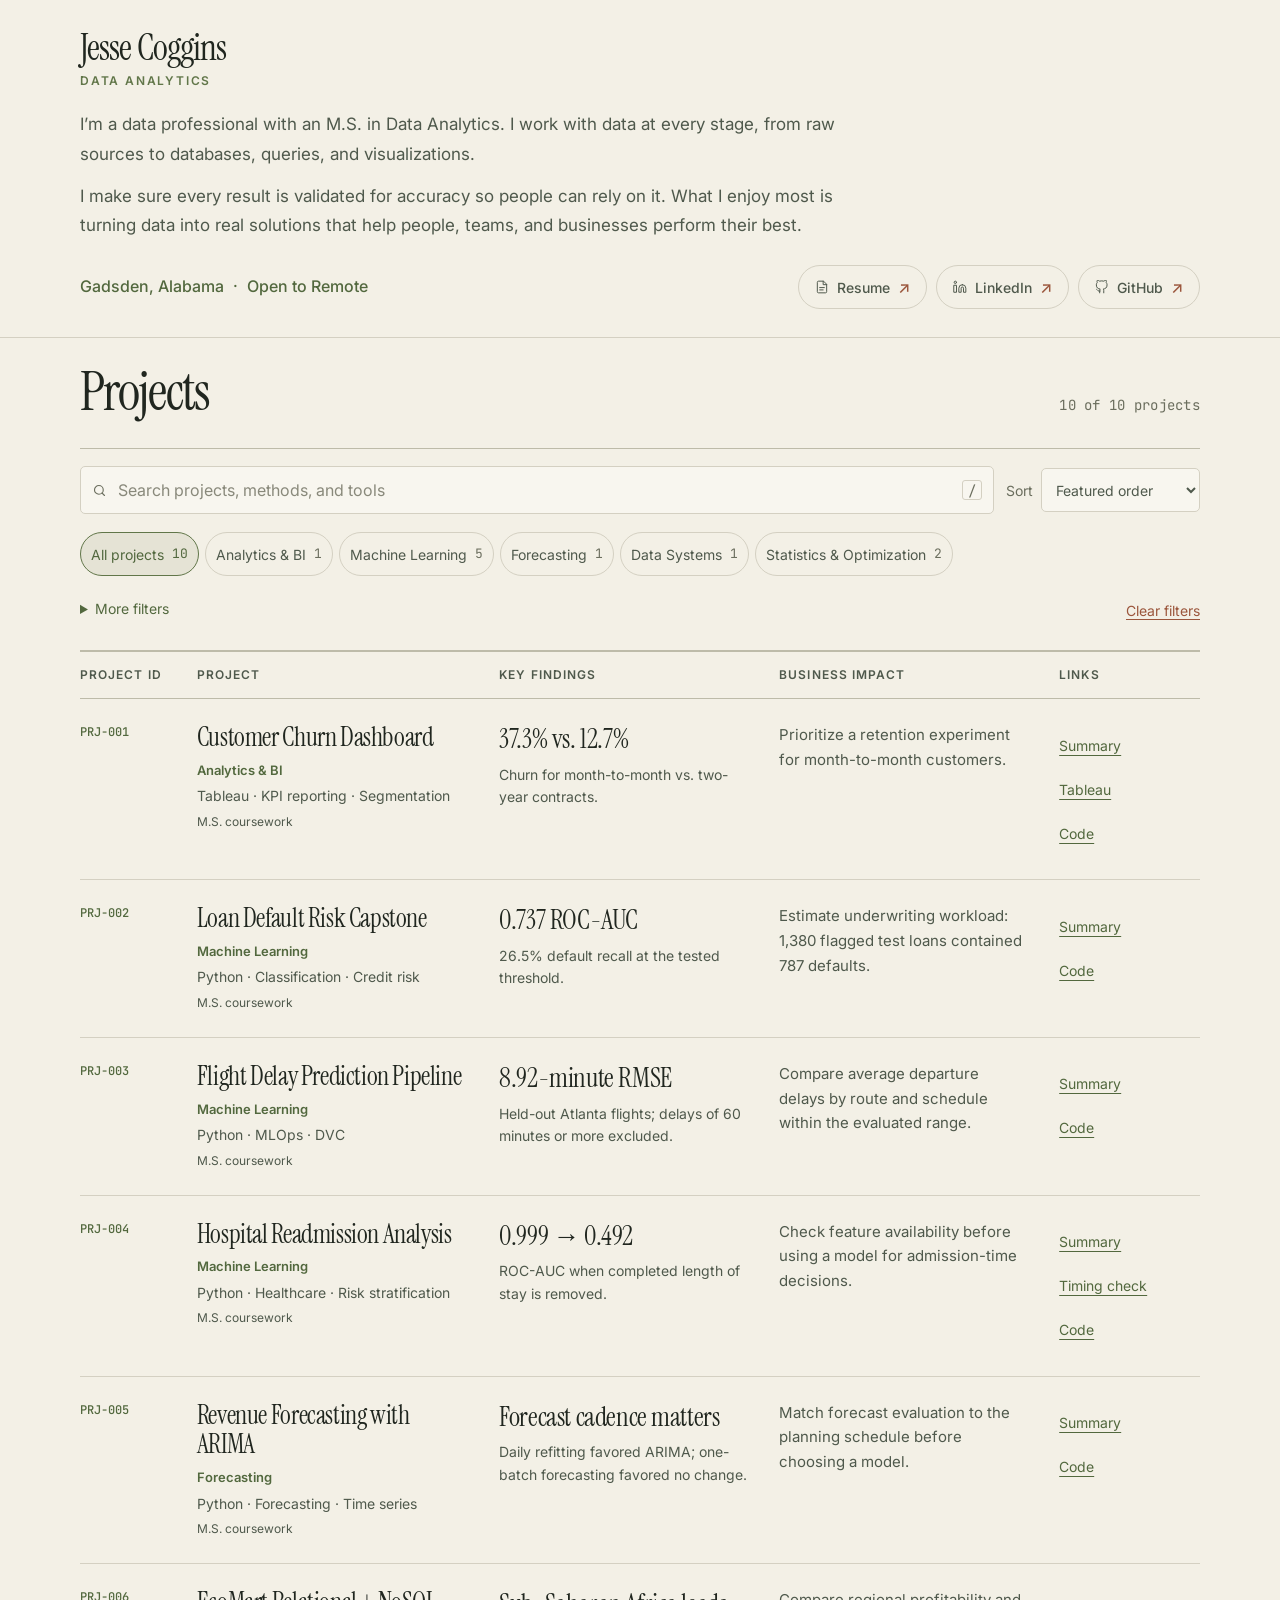
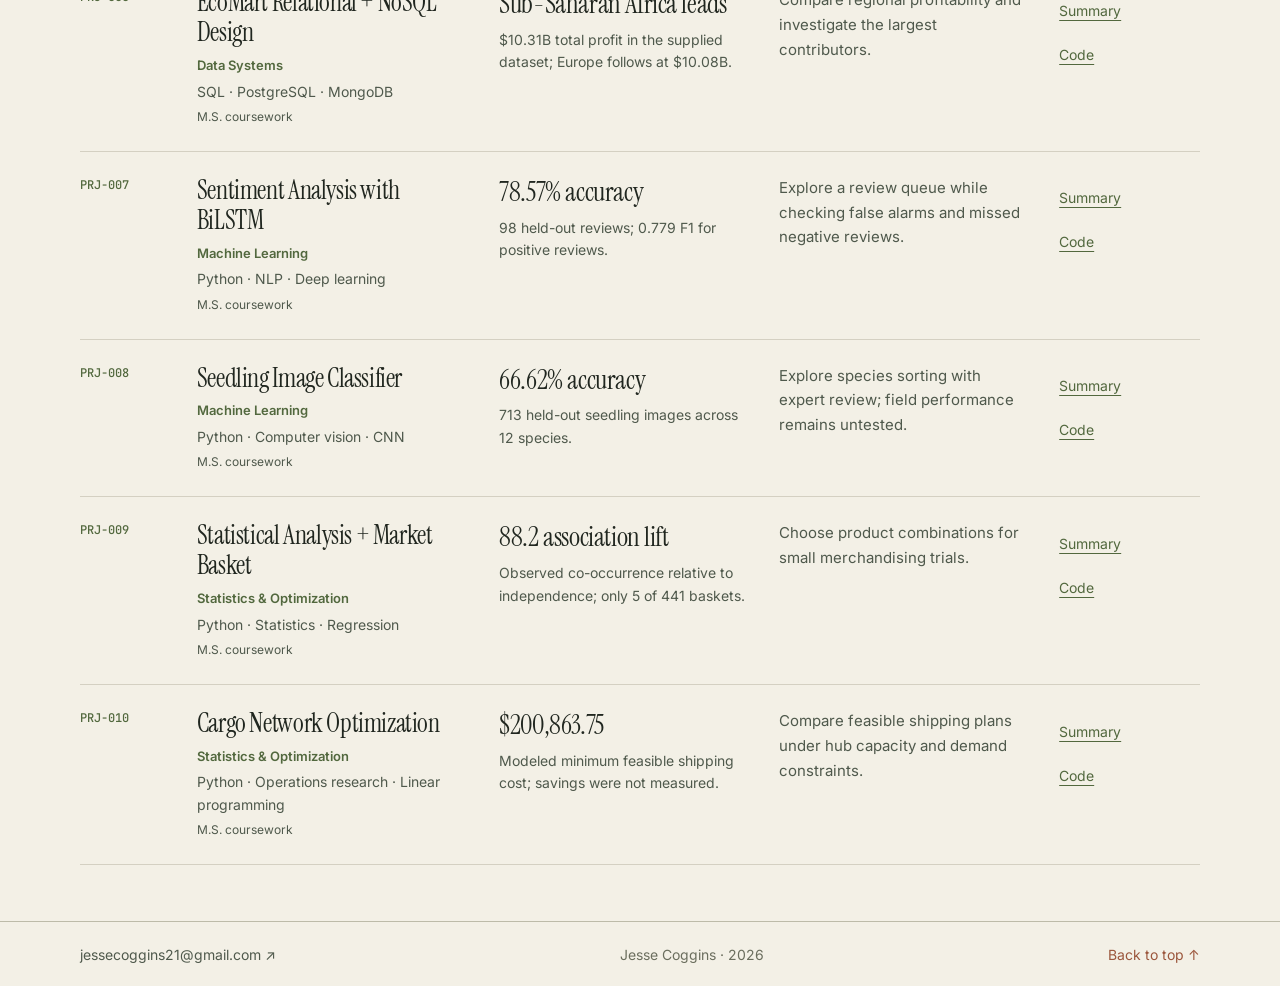
<file: index.html>
<!DOCTYPE html>

<html lang="en">
<head>
<meta charset="utf-8"/>
<meta content="width=device-width, initial-scale=1.0" name="viewport"/>
<title>Jesse Coggins — Data &amp; Analytics</title>
<meta content="Jesse Coggins, data professional with an M.S. in Data Analytics. From raw data to reliable insights and practical solutions. Gadsden, Alabama · Open to Remote." name="description"/>
<meta content="Jesse Coggins" name="author"/>
<meta content="#f3f0e6" name="theme-color"/>
<link href="https://jessecoggins.github.io/" rel="canonical"/>
<link href="assets/favicon.svg" rel="icon" type="image/svg+xml"/>
<link href="assets/favicon.svg" rel="shortcut icon"/>
<meta content="website" property="og:type"/>
<meta content="Jesse Coggins — Data &amp; Analytics" property="og:title"/>
<meta content="Jesse Coggins, data professional with an M.S. in Data Analytics. From raw data to reliable insights and practical solutions. Gadsden, Alabama · Open to Remote." property="og:description"/>
<meta content="https://jessecoggins.github.io/" property="og:url"/>
<meta content="https://jessecoggins.github.io/assets/social-preview-v3.jpg" property="og:image"/>
<meta content="image/jpeg" property="og:image:type"/>
<meta content="1200" property="og:image:width"/>
<meta content="630" property="og:image:height"/>
<meta content="Jesse Coggins — Project Portfolio" property="og:image:alt"/>
<meta content="summary_large_image" name="twitter:card"/>
<meta content="https://jessecoggins.github.io/assets/social-preview-v3.jpg" name="twitter:image"/>
<meta content="Jesse Coggins — Project Portfolio" name="twitter:image:alt"/>
<meta content="Jesse Coggins — Data &amp; Analytics" name="twitter:title"/>
<meta content="Jesse Coggins, data professional with an M.S. in Data Analytics. From raw data to reliable insights and practical solutions. Gadsden, Alabama · Open to Remote." name="twitter:description"/>
<script type="application/ld+json">
      {
        "@context": "https://schema.org",
        "@type": "ProfilePage",
        "name": "Jesse Coggins Portfolio",
        "url": "https://jessecoggins.github.io/",
        "description": "Project portfolio by Jesse Coggins across analytics, machine learning, data systems, forecasting, and optimization.",
        "mainEntity": {
          "@type": "Person",
          "name": "Jesse Coggins",
          "url": "https://jessecoggins.github.io/",
          "alumniOf": {
            "@type": "CollegeOrUniversity",
            "name": "Western Governors University"
          },
          "knowsAbout": [
            "Data analytics",
            "Business intelligence",
            "Machine learning",
            "Forecasting",
            "Database design",
            "Operations research",
            "MLOps"
          ],
          "sameAs": [
            "https://github.com/jessecoggins",
            "https://www.linkedin.com/in/jessecoggins"
          ]
        }
      }
    </script>
<script async="" src="https://www.googletagmanager.com/gtag/js?id=G-KCZHKZH9K4"></script>
<script>
      window.dataLayer = window.dataLayer || [];
      function gtag(){dataLayer.push(arguments);}
      gtag('js', new Date());
      gtag('config', 'G-KCZHKZH9K4');
    </script>
<link href="https://fonts.googleapis.com" rel="preconnect"/>
<link crossorigin="" href="https://fonts.gstatic.com" rel="preconnect"/>
<link href="https://fonts.googleapis.com/css2?family=Inter:wght@400;500;600;700&amp;family=Instrument+Serif:ital@0;1&amp;family=JetBrains+Mono:wght@400;500&amp;display=swap" rel="stylesheet"/>
<link href="styles.css?v=reference-theme-20261106" rel="stylesheet"/>
<script defer="" src="portfolio.js?v=expandable-20261107"></script>
<link href="project-table.css?v=expandable-20261107" rel="stylesheet"/></head>
<body>
<a class="skip-link" href="#projects">Skip to projects</a>
<header class="site-header" id="top">
<div class="container header-inner">
<a aria-label="Jesse Coggins home" class="brand" href="#top">
<h1 class="brand-name">Jesse Coggins</h1>
<span class="brand-role">Data Analytics</span>
</a>
</div>
<div class="container header-intro">
<div class="intro-copy">
<p>I’m a data professional with an M.S. in Data Analytics. I work with data at every stage, from raw sources to databases, queries, and visualizations.</p>
<p>I make sure every result is validated for accuracy so people can rely on it. What I enjoy most is turning data into real solutions that help people, teams, and businesses perform their best.</p>
</div>
<p class="intro-location">Gadsden, Alabama <span aria-hidden="true">·</span> Open to Remote</p>
<nav aria-label="Professional links" class="profile-links">
<a class="profile-link" href="assets/resume/Jesse_Coggins_Resume.pdf?v=aligned-20261105" rel="noreferrer" target="_blank">
<svg aria-hidden="true" viewbox="0 0 24 24"><path d="M14 2H6a2 2 0 0 0-2 2v16a2 2 0 0 0 2 2h12a2 2 0 0 0 2-2V8z"></path><path d="M14 2v6h6M8 13h8M8 17h6"></path></svg>
<span>Resume</span><span aria-hidden="true" class="link-arrow">↗</span>
</a>
<a class="profile-link" href="https://www.linkedin.com/in/jessecoggins" rel="noreferrer" target="_blank">
<svg aria-hidden="true" viewbox="0 0 24 24"><path d="M16 8a6 6 0 0 1 6 6v7h-4v-7a2 2 0 0 0-4 0v7h-4v-7a6 6 0 0 1 6-6zM2 9h4v12H2z"></path><circle cx="4" cy="4" r="2"></circle></svg>
<span>LinkedIn</span><span aria-hidden="true" class="link-arrow">↗</span>
</a>
<a class="profile-link" href="https://github.com/jessecoggins" rel="noreferrer" target="_blank">
<svg aria-hidden="true" viewbox="0 0 24 24"><path d="M9 19c-4.3 1.4-4.3-2.5-6-3m12 6v-3.9a3.4 3.4 0 0 0-1-2.6c3.3-.4 6.7-1.6 6.7-7.2a5.6 5.6 0 0 0-1.5-3.9 5.2 5.2 0 0 0-.1-3.9s-1.2-.4-4 1.5a13.8 13.8 0 0 0-7.2 0C5.1.1 3.9.5 3.9.5a5.2 5.2 0 0 0-.1 3.9 5.6 5.6 0 0 0-1.5 3.9c0 5.6 3.4 6.8 6.7 7.2a3.4 3.4 0 0 0-1 2.6V22"></path></svg>
<span>GitHub</span><span aria-hidden="true" class="link-arrow">↗</span>
</a>
</nav>
</div>
</header>
<main class="container">
<section aria-labelledby="projects-heading" class="projects-section" id="projects">
<div class="section-title-row">
<h2 id="projects-heading">Projects</h2>
<p aria-live="polite" class="collection-count" id="result-count"></p>
</div>
<div aria-label="Search and filter projects" class="project-tools">
<div class="search-sort-row">
<label class="search-box">
<svg aria-hidden="true" viewbox="0 0 24 24"><circle cx="11" cy="11" r="7"></circle><path d="m20 20-4-4"></path></svg>
<span class="sr-only">Search projects</span>
<input autocomplete="off" id="project-search" placeholder="Search projects, methods, and tools" type="search"/>
<kbd aria-hidden="true">/</kbd>
</label>
<label class="sort-box">
<span>Sort</span>
<select aria-label="Sort projects" id="project-sort">
<option value="featured">Featured order</option>
<option value="title-asc">Title A–Z</option>
<option value="category">Project area</option>
</select>
</label>
</div>
<div class="filter-group">
<p class="filter-label sr-only">Project area</p>
<div aria-label="Filter by project area" class="filter-list" id="category-filters"></div>
</div>


<div class="table-filter-footer"><details class="table-filters"><summary>More filters</summary><div class="filter-group tag-group">
<div class="tag-heading">
<p class="filter-label">Tags</p>
<label class="tag-search">
<svg aria-hidden="true" viewbox="0 0 24 24"><circle cx="11" cy="11" r="7"></circle><path d="m20 20-4-4"></path></svg>
<span class="sr-only">Search tags</span>
<input autocomplete="off" id="tag-search" placeholder="Find a tag" type="search"/>
</label>
</div>
<div aria-label="Filter by tags" class="filter-list tag-filter-list" id="tag-filters"></div>
<button class="show-more-tags" hidden="" id="show-more-tags" type="button">Show all tags</button>
</div><div class="match-controls" hidden="" id="match-controls">
<span>Match selected tags</span>
<div aria-label="How selected tags should match" class="segmented-control" role="group">
<button aria-pressed="true" data-match="all" type="button">All</button>
<button aria-pressed="false" data-match="any" type="button">Any</button>
</div>
</div></details><button class="clear-filters" id="clear-filters" type="button">Clear filters</button></div><div class="active-filters" hidden="" id="active-filters">
<div class="active-filter-chips" id="active-filter-chips"></div>
</div>

</div>
<p id="project-status" role="status">Loading projects…</p><table class="project-table" role="table"><caption class="sr-only">Project portfolio: project ID, project, key findings, business impact and links.</caption><thead role="rowgroup"><tr role="row"><th role="columnheader" scope="col">Project ID</th><th role="columnheader" scope="col">Project</th><th role="columnheader" scope="col">Key findings</th><th role="columnheader" scope="col">Business impact</th><th role="columnheader" scope="col">Links</th></tr></thead><tbody id="project-grid" role="rowgroup"></tbody></table><noscript>Enable JavaScript to browse the project table, or open the projects through my GitHub profile.</noscript>
<div class="no-results" hidden="" id="no-results">
<p>No projects match those filters.</p>
<button class="clear-filters" id="empty-clear" type="button">Clear filters</button>
</div>
</section>
</main>
<footer class="site-footer">
<div class="container footer-inner">
<a href="mailto:jessecoggins21@gmail.com">jessecoggins21@gmail.com <span aria-hidden="true">↗</span></a>
<span>Jesse Coggins · <span id="current-year"></span></span>
<a href="#top">Back to top ↑</a>
</div>
</footer>
</body>
</html>
</file>
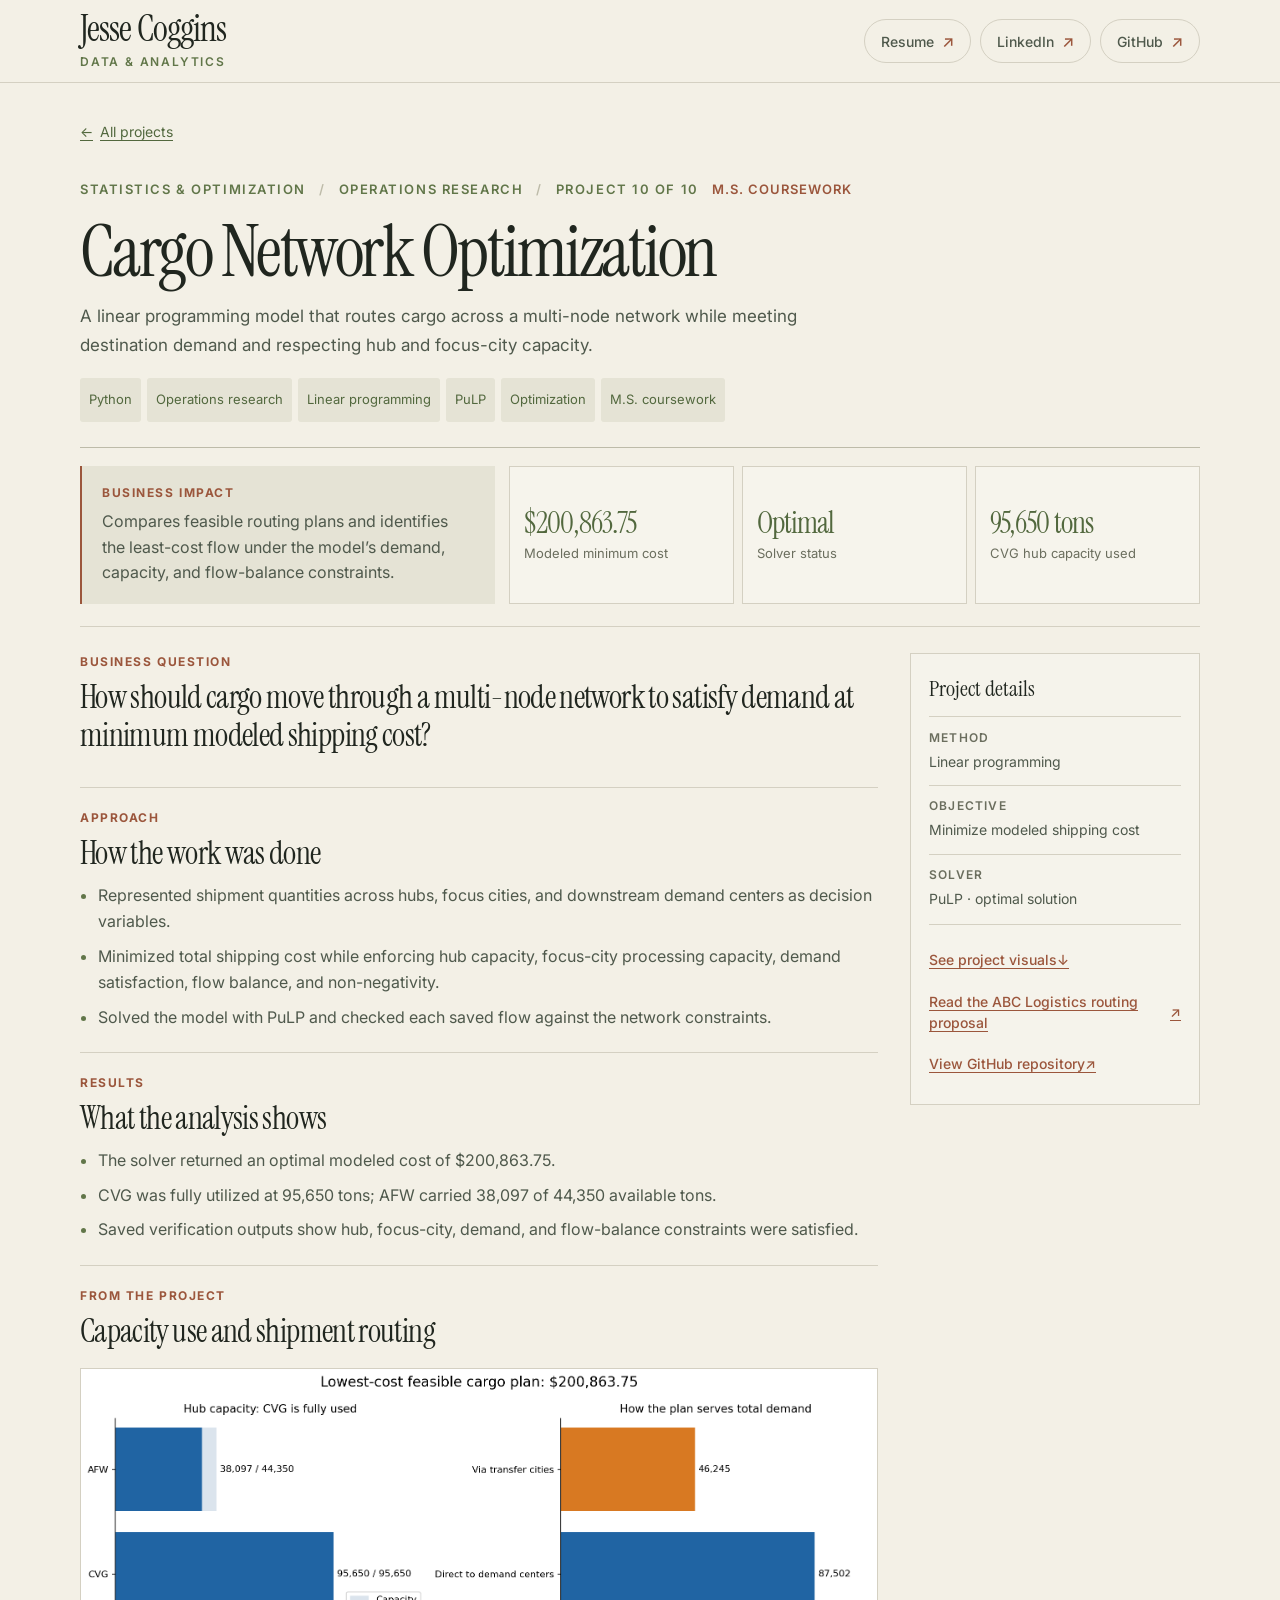
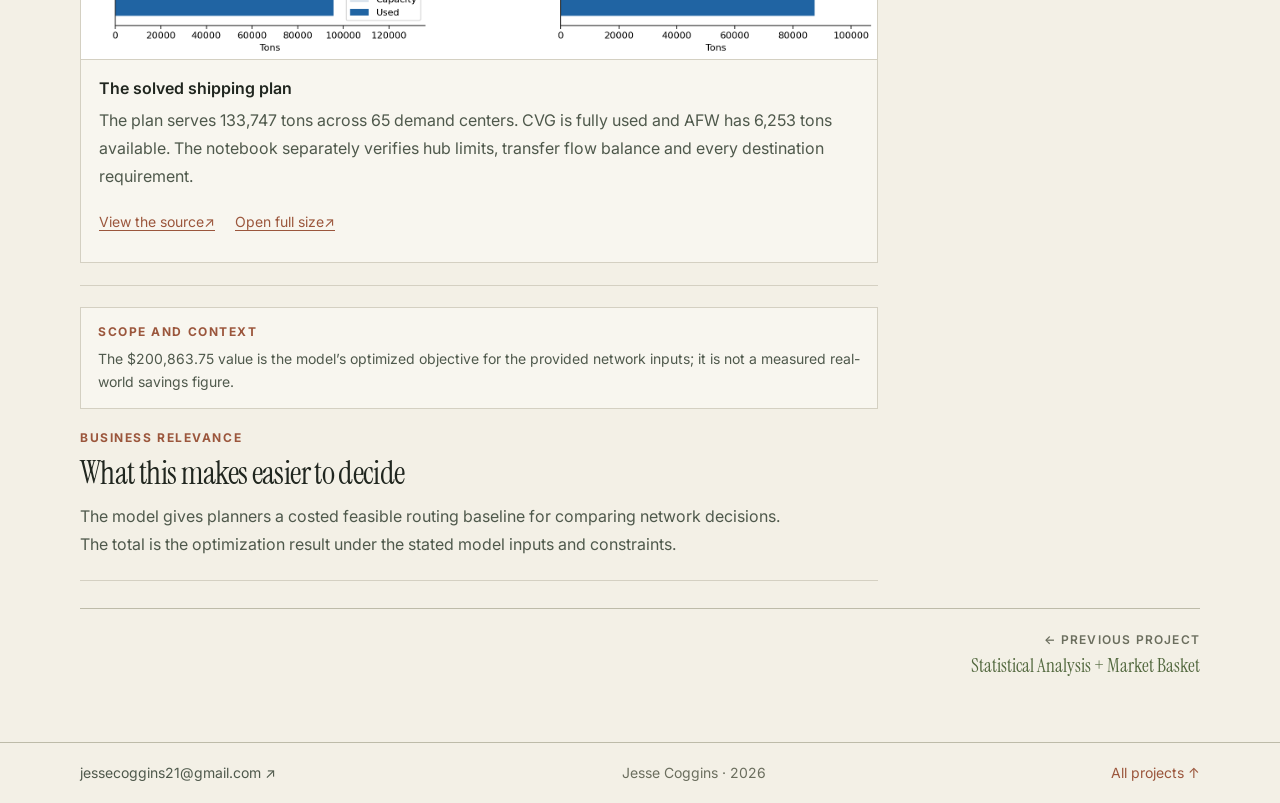
<file: project-cargo-network-optimization.html>
<!DOCTYPE html>

<html lang="en">
<head>
<meta charset="utf-8"/>
<meta content="width=device-width, initial-scale=1.0" name="viewport"/>
<title>Cargo Network Optimization — Jesse Coggins</title>
<meta content="A linear programming model that routes cargo across a multi-node network while meeting destination demand and respecting hub and focus-city capacity." name="description"/>
<meta content="Jesse Coggins" name="author"/>
<meta content="#f3f0e6" name="theme-color"/>
<link href="https://jessecoggins.github.io/project-cargo-network-optimization.html" rel="canonical"/>
<meta content="article" property="og:type"/>
<meta content="Cargo Network Optimization — Jesse Coggins" property="og:title"/>
<meta content="A linear programming model that routes cargo across a multi-node network while meeting destination demand and respecting hub and focus-city capacity." property="og:description"/>
<meta content="https://jessecoggins.github.io/project-cargo-network-optimization.html" property="og:url"/>
<link href="assets/favicon.svg" rel="icon" type="image/svg+xml"/>
<link href="assets/favicon.svg" rel="shortcut icon"/>
<link href="https://fonts.googleapis.com" rel="preconnect"/>
<link crossorigin="" href="https://fonts.gstatic.com" rel="preconnect"/>
<link href="https://fonts.googleapis.com/css2?family=Inter:wght@400;500;600;700&amp;family=Instrument+Serif:ital@0;1&amp;family=JetBrains+Mono:wght@400;500&amp;display=swap" rel="stylesheet"/>
<link href="styles.css?v=reference-theme-20261106" rel="stylesheet"/>
<link href="project-detail.css?v=reference-theme-20261106" rel="stylesheet"/>
</head>
<body>
<a class="skip-link" href="#main">Skip to project summary</a>
<header class="site-header" id="top">
<div class="container header-inner">
<a aria-label="Jesse Coggins home" class="brand" href="index.html#top">
<span class="brand-name">Jesse Coggins</span>
<span class="brand-role">Data &amp; Analytics</span>
</a>
<nav aria-label="Professional links" class="profile-links">
<a class="profile-link" href="assets/resume/Jesse_Coggins_Resume.pdf?v=aligned-20261105" rel="noreferrer" target="_blank"><span>Resume</span><span aria-hidden="true" class="link-arrow">↗</span></a>
<a class="profile-link" href="https://www.linkedin.com/in/jessecoggins" rel="noreferrer" target="_blank"><span>LinkedIn</span><span aria-hidden="true" class="link-arrow">↗</span></a>
<a class="profile-link" href="https://github.com/jessecoggins" rel="noreferrer" target="_blank"><span>GitHub</span><span aria-hidden="true" class="link-arrow">↗</span></a>
</nav>
</div>
</header>
<main class="container detail-page" id="main">
<a class="detail-back" href="index.html#projects"><span aria-hidden="true">←</span> All projects</a>
<header class="detail-hero">
<div class="detail-meta">
<span>Statistics &amp; Optimization</span><span class="meta-divider">/</span><span>Operations research</span>
<span class="meta-divider">/</span><span>Project 10 of 10</span>
<span class="coursework">M.S. coursework</span>
</div>
<h1>Cargo Network Optimization</h1>
<p class="detail-lede">A linear programming model that routes cargo across a multi-node network while meeting destination demand and respecting hub and focus-city capacity.</p>
<div aria-label="Project tags" class="detail-tags">
<a aria-label="Filter homepage projects by Python" class="detail-tag" href="index.html?tag=Python#projects">Python</a>
<a aria-label="Filter homepage projects by Operations research" class="detail-tag" href="index.html?tag=Operations%20research#projects">Operations research</a>
<a aria-label="Filter homepage projects by Linear programming" class="detail-tag" href="index.html?tag=Linear%20programming#projects">Linear programming</a>
<a aria-label="Filter homepage projects by PuLP" class="detail-tag" href="index.html?tag=PuLP#projects">PuLP</a>
<a aria-label="Filter homepage projects by Optimization" class="detail-tag" href="index.html?tag=Optimization#projects">Optimization</a>
<a aria-label="Filter homepage projects by M.S. coursework" class="detail-tag" href="index.html?tag=M.S.%20coursework#projects">M.S. coursework</a>
</div>
</header>
<div class="detail-overview">
<section aria-labelledby="impact-heading" class="impact-panel">
<p class="detail-label" id="impact-heading">Business impact</p>
<p>Compares feasible routing plans and identifies the least-cost flow under the model’s demand, capacity, and flow-balance constraints.</p>
</section>
<div aria-label="Key project results" class="detail-metrics">
<div class="detail-metric"><strong>$200,863.75</strong><span>Modeled minimum cost</span></div>
<div class="detail-metric"><strong>Optimal</strong><span>Solver status</span></div>
<div class="detail-metric"><strong>95,650 tons</strong><span>CVG hub capacity used</span></div>
</div>
</div>
<div class="detail-content">
<article class="detail-story">
<section class="detail-section">
<p class="detail-label">Business question</p>
<h2>How should cargo move through a multi-node network to satisfy demand at minimum modeled shipping cost?</h2>
</section>
<section class="detail-section">
<p class="detail-label">Approach</p>
<h2>How the work was done</h2>
<ul><li>Represented shipment quantities across hubs, focus cities, and downstream demand centers as decision variables.</li>
<li>Minimized total shipping cost while enforcing hub capacity, focus-city processing capacity, demand satisfaction, flow balance, and non-negativity.</li>
<li>Solved the model with PuLP and checked each saved flow against the network constraints.</li></ul>
</section>
<section class="detail-section">
<p class="detail-label">Results</p>
<h2>What the analysis shows</h2>
<ul><li>The solver returned an optimal modeled cost of $200,863.75.</li>
<li>CVG was fully utilized at 95,650 tons; AFW carried 38,097 of 44,350 available tons.</li>
<li>Saved verification outputs show hub, focus-city, demand, and flow-balance constraints were satisfied.</li></ul>
</section>
<section aria-labelledby="visuals-heading" class="detail-section project-visuals" id="project-visuals">
<p class="detail-label">From the project</p>
<h2 id="visuals-heading">Capacity use and shipment routing</h2>
<figure class="project-figure">
<a aria-label="Open full-size image: The solved shipping plan" class="project-image-link" href="assets/project-visuals/cargo-shipping-plan.png" rel="noreferrer" target="_blank">
<img alt="Solved cargo plan showing CVG using 95,650 of 95,650 tons, AFW using 38,097 of 44,350 tons, and 87,502 direct versus 46,245 transfer tons." decoding="async" height="693" loading="lazy" src="assets/project-visuals/cargo-shipping-plan.png" width="1903"/>
</a>
<figcaption><h3>The solved shipping plan</h3><p>The plan serves 133,747 tons across 65 demand centers. CVG is fully used and AFW has 6,253 tons available. The notebook separately verifies hub limits, transfer flow balance and every destination requirement.</p>
<div class="project-figure-links"><a href="https://github.com/JesseCoggins/cargo-network-optimization/blob/main/notebooks/optimization.ipynb" rel="noreferrer" target="_blank">View the source <span aria-hidden="true">↗</span></a><a href="assets/project-visuals/cargo-shipping-plan.png" rel="noreferrer" target="_blank">Open full size <span aria-hidden="true">↗</span></a></div>
</figcaption>
</figure>
</section>
<aside class="detail-note"><p class="detail-label">Scope and context</p><p>The $200,863.75 value is the model’s optimized objective for the provided network inputs; it is not a measured real-world savings figure.</p></aside>
<section class="detail-section" style="margin-top:20px">
<p class="detail-label">Business relevance</p>
<h2>What this makes easier to decide</h2>
<p>The model gives planners a costed feasible routing baseline for comparing network decisions. The total is the optimization result under the stated model inputs and constraints.</p>
</section>
</article>
<aside aria-label="Project details and links" class="detail-aside">
<h2>Project details</h2>
<dl class="detail-facts"><div class="detail-fact"><dt>Method</dt><dd>Linear programming</dd></div>
<div class="detail-fact"><dt>Objective</dt><dd>Minimize modeled shipping cost</dd></div>
<div class="detail-fact"><dt>Solver</dt><dd>PuLP · optimal solution</dd></div></dl>
<div class="detail-resource-links"><a href="#project-visuals">See project visuals <span aria-hidden="true">↓</span></a><a href="https://github.com/JesseCoggins/cargo-network-optimization/blob/main/docs/abc-logistics-routing.md" rel="noreferrer" target="_blank">Read the ABC Logistics routing proposal <span aria-hidden="true">↗</span></a><a href="https://github.com/jessecoggins/cargo-network-optimization" rel="noreferrer" target="_blank">View GitHub repository <span aria-hidden="true">↗</span></a></div>
</aside>
</div>
<nav aria-label="Other projects" class="detail-pagination">
<a href="project-statistical-analysis-market-basket.html"><span>← Previous project</span><strong>Statistical Analysis + Market Basket</strong></a>
</nav>
</main>
<footer class="detail-footer">
<div class="container footer-inner">
<a href="mailto:jessecoggins21@gmail.com">jessecoggins21@gmail.com <span aria-hidden="true">↗</span></a>
<span>Jesse Coggins · 2026</span>
<a href="index.html#projects">All projects ↑</a>
</div>
</footer>

</body>
</html>
</file>
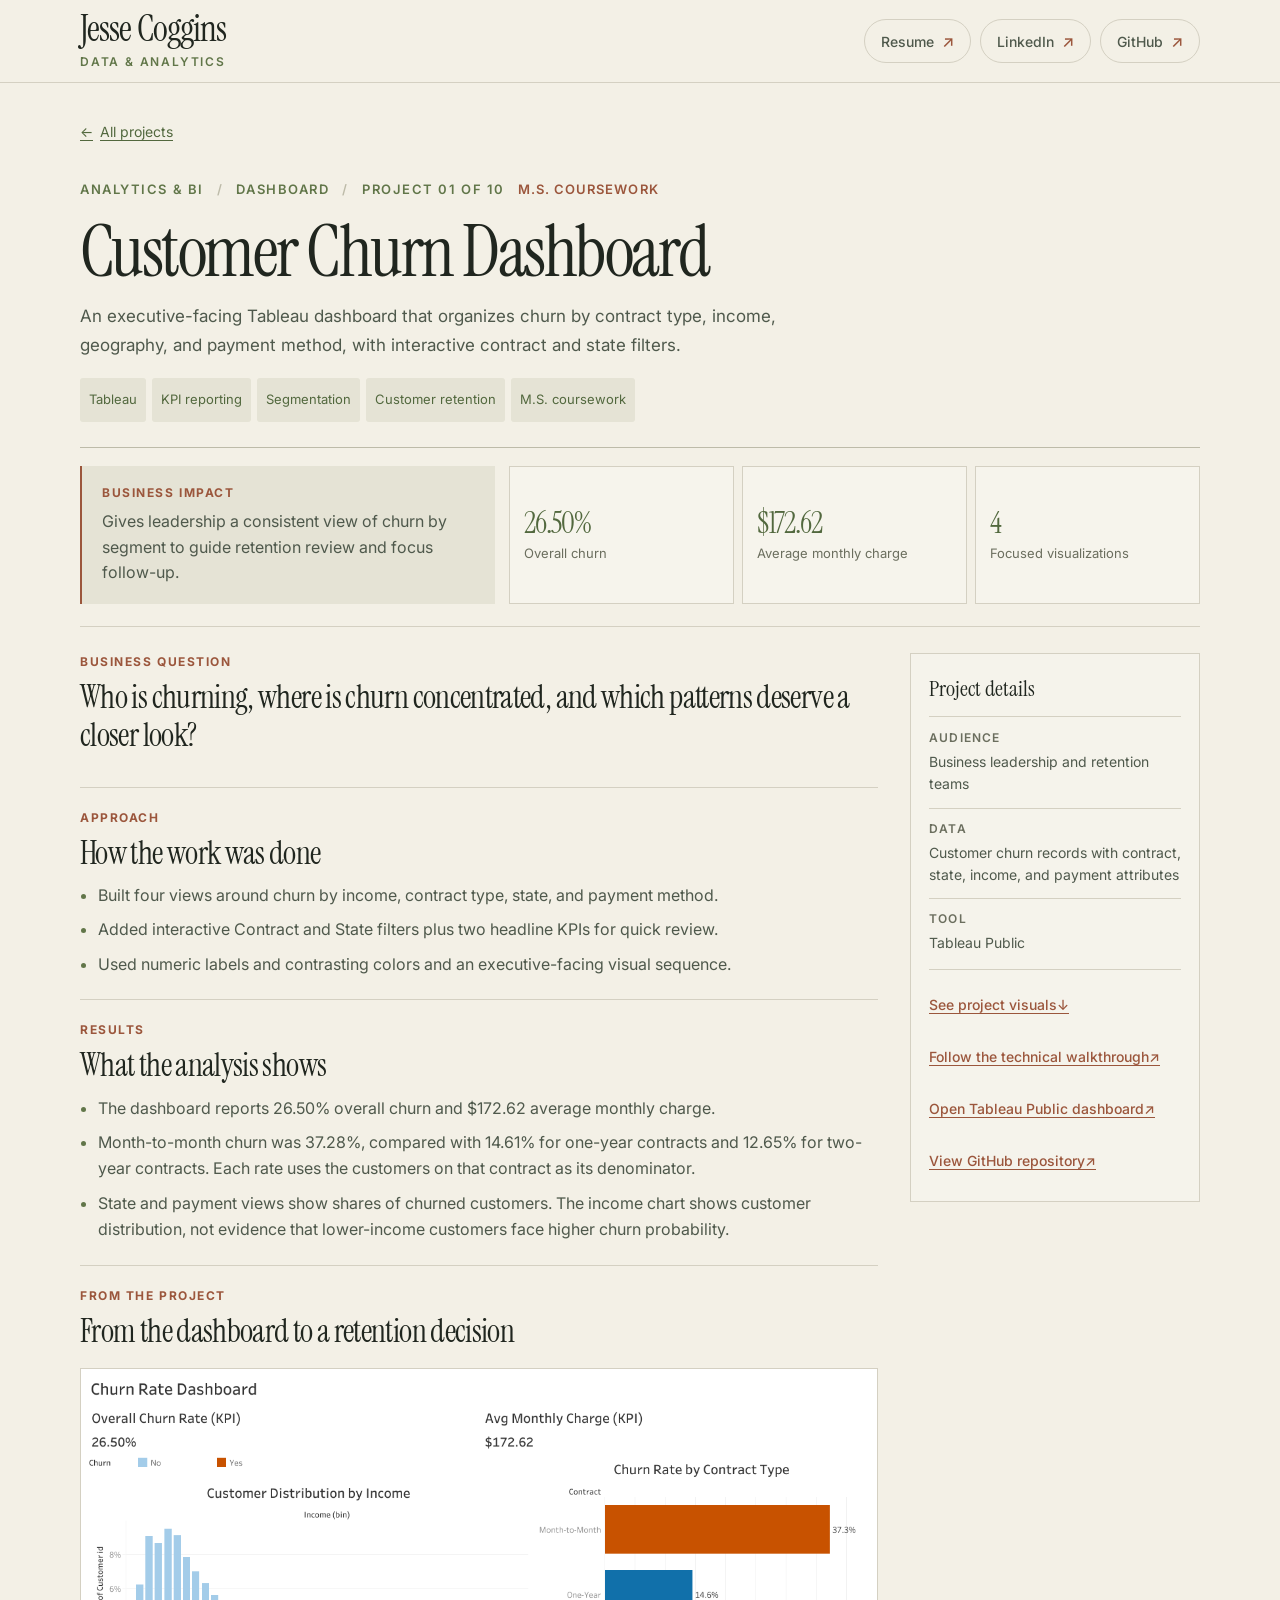
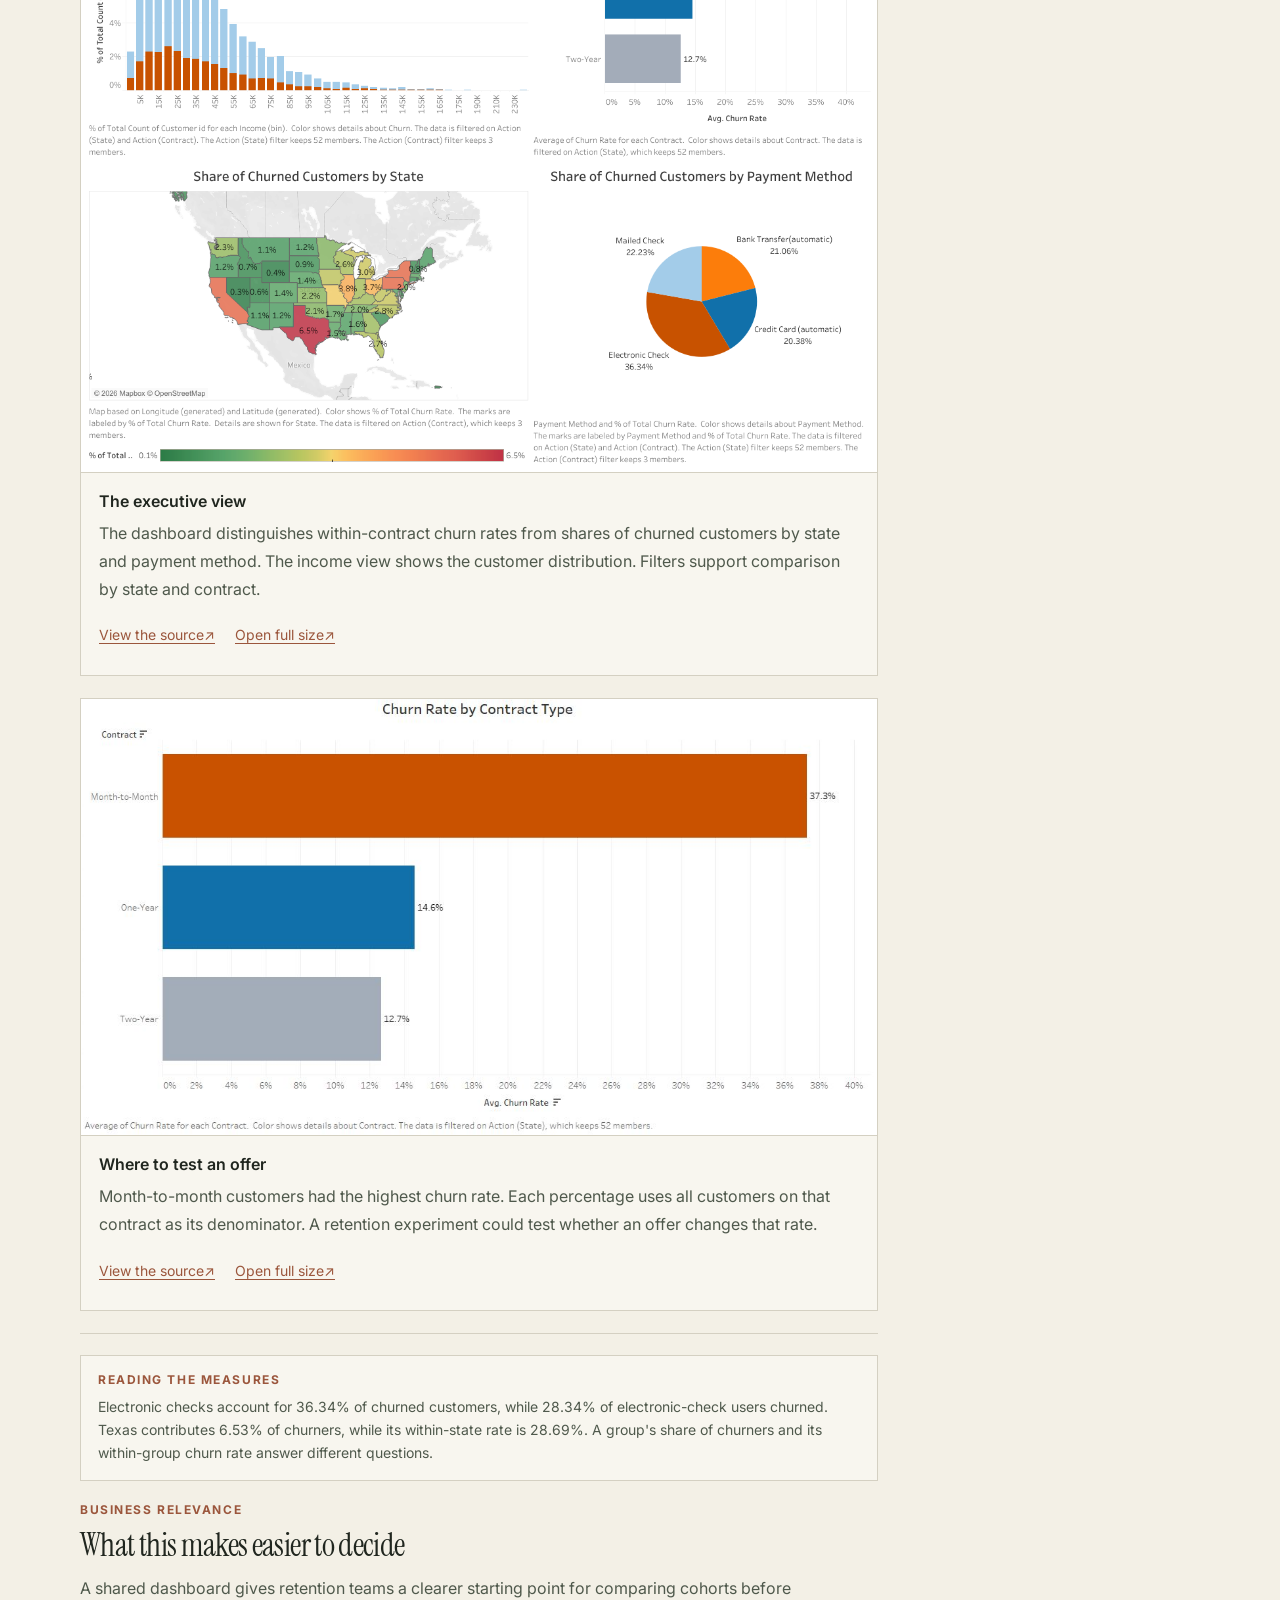
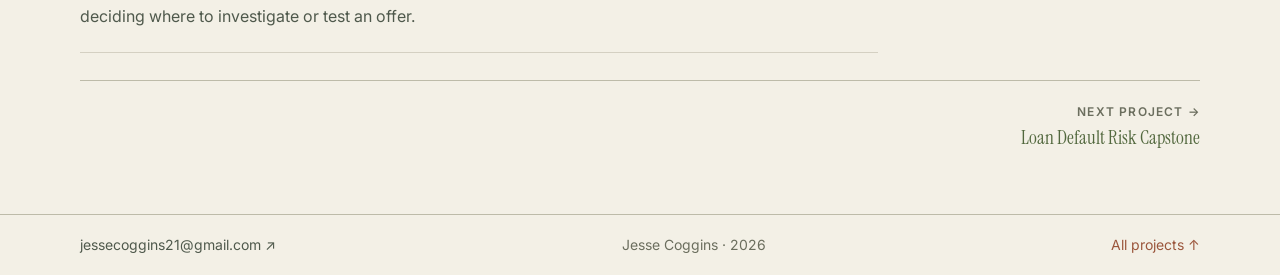
<file: project-customer-churn-dashboard.html>
<!DOCTYPE html>

<html lang="en">
<head>
<meta charset="utf-8"/>
<meta content="width=device-width, initial-scale=1.0" name="viewport"/>
<title>Customer Churn Dashboard — Jesse Coggins</title>
<meta content="An executive-facing Tableau dashboard that organizes churn by contract type, income, geography, and payment method, with interactive contract and state filters." name="description"/>
<meta content="Jesse Coggins" name="author"/>
<meta content="#f3f0e6" name="theme-color"/>
<link href="https://jessecoggins.github.io/project-customer-churn-dashboard.html" rel="canonical"/>
<meta content="article" property="og:type"/>
<meta content="Customer Churn Dashboard — Jesse Coggins" property="og:title"/>
<meta content="An executive-facing Tableau dashboard that organizes churn by contract type, income, geography, and payment method, with interactive contract and state filters." property="og:description"/>
<meta content="https://jessecoggins.github.io/project-customer-churn-dashboard.html" property="og:url"/>
<link href="assets/favicon.svg" rel="icon" type="image/svg+xml"/>
<link href="assets/favicon.svg" rel="shortcut icon"/>
<link href="https://fonts.googleapis.com" rel="preconnect"/>
<link crossorigin="" href="https://fonts.gstatic.com" rel="preconnect"/>
<link href="https://fonts.googleapis.com/css2?family=Inter:wght@400;500;600;700&amp;family=Instrument+Serif:ital@0;1&amp;family=JetBrains+Mono:wght@400;500&amp;display=swap" rel="stylesheet"/>
<link href="styles.css?v=reference-theme-20261106" rel="stylesheet"/>
<link href="project-detail.css?v=reference-theme-20261106" rel="stylesheet"/>
</head>
<body>
<a class="skip-link" href="#main">Skip to project summary</a>
<header class="site-header" id="top">
<div class="container header-inner">
<a aria-label="Jesse Coggins home" class="brand" href="index.html#top">
<span class="brand-name">Jesse Coggins</span>
<span class="brand-role">Data &amp; Analytics</span>
</a>
<nav aria-label="Professional links" class="profile-links">
<a class="profile-link" href="assets/resume/Jesse_Coggins_Resume.pdf?v=aligned-20261105" rel="noreferrer" target="_blank"><span>Resume</span><span aria-hidden="true" class="link-arrow">↗</span></a>
<a class="profile-link" href="https://www.linkedin.com/in/jessecoggins" rel="noreferrer" target="_blank"><span>LinkedIn</span><span aria-hidden="true" class="link-arrow">↗</span></a>
<a class="profile-link" href="https://github.com/jessecoggins" rel="noreferrer" target="_blank"><span>GitHub</span><span aria-hidden="true" class="link-arrow">↗</span></a>
</nav>
</div>
</header>
<main class="container detail-page" id="main">
<a class="detail-back" href="index.html#projects"><span aria-hidden="true">←</span> All projects</a>
<header class="detail-hero">
<div class="detail-meta">
<span>Analytics &amp; BI</span><span class="meta-divider">/</span><span>Dashboard</span>
<span class="meta-divider">/</span><span>Project 01 of 10</span>
<span class="coursework">M.S. coursework</span>
</div>
<h1>Customer Churn Dashboard</h1>
<p class="detail-lede">An executive-facing Tableau dashboard that organizes churn by contract type, income, geography, and payment method, with interactive contract and state filters.</p>
<div aria-label="Project tags" class="detail-tags">
<a aria-label="Filter homepage projects by Tableau" class="detail-tag" href="index.html?tag=Tableau#projects">Tableau</a>
<a aria-label="Filter homepage projects by KPI reporting" class="detail-tag" href="index.html?tag=KPI%20reporting#projects">KPI reporting</a>
<a aria-label="Filter homepage projects by Segmentation" class="detail-tag" href="index.html?tag=Segmentation#projects">Segmentation</a>
<a aria-label="Filter homepage projects by Customer retention" class="detail-tag" href="index.html?tag=Customer%20retention#projects">Customer retention</a>
<a aria-label="Filter homepage projects by M.S. coursework" class="detail-tag" href="index.html?tag=M.S.%20coursework#projects">M.S. coursework</a>
</div>
</header>
<div class="detail-overview">
<section aria-labelledby="impact-heading" class="impact-panel">
<p class="detail-label" id="impact-heading">Business impact</p>
<p>Gives leadership a consistent view of churn by segment to guide retention review and focus follow-up.</p>
</section>
<div aria-label="Key project results" class="detail-metrics">
<div class="detail-metric"><strong>26.50%</strong><span>Overall churn</span></div>
<div class="detail-metric"><strong>$172.62</strong><span>Average monthly charge</span></div>
<div class="detail-metric"><strong>4</strong><span>Focused visualizations</span></div>
</div>
</div>
<div class="detail-content">
<article class="detail-story">
<section class="detail-section">
<p class="detail-label">Business question</p>
<h2>Who is churning, where is churn concentrated, and which patterns deserve a closer look?</h2>
</section>
<section class="detail-section">
<p class="detail-label">Approach</p>
<h2>How the work was done</h2>
<ul><li>Built four views around churn by income, contract type, state, and payment method.</li>
<li>Added interactive Contract and State filters plus two headline KPIs for quick review.</li>
<li>Used numeric labels and contrasting colors and an executive-facing visual sequence.</li></ul>
</section>
<section class="detail-section">
<p class="detail-label">Results</p>
<h2>What the analysis shows</h2>
<ul><li>The dashboard reports 26.50% overall churn and $172.62 average monthly charge.</li>
<li>Month-to-month churn was 37.28%, compared with 14.61% for one-year contracts and 12.65% for two-year contracts. Each rate uses the customers on that contract as its denominator.</li>
<li>State and payment views show shares of churned customers. The income chart shows customer distribution, not evidence that lower-income customers face higher churn probability.</li></ul>
</section>
<section aria-labelledby="visuals-heading" class="detail-section project-visuals" id="project-visuals">
<p class="detail-label">From the project</p>
<h2 id="visuals-heading">From the dashboard to a retention decision</h2>
<figure class="project-figure">
<a aria-label="Open full-size image: The executive view" class="project-image-link" href="assets/project-visuals/churn-dashboard.png?v=7d95e6cde59" rel="noreferrer" target="_blank">
<img alt="Tableau dashboard showing income distribution, within-contract churn rates, and churned-customer shares by state and payment method." decoding="async" height="1070" loading="lazy" src="assets/project-visuals/churn-dashboard.png?v=7d95e6cde59" width="1212"/>
</a>
<figcaption>
<h3>The executive view</h3>
<p>The dashboard distinguishes within-contract churn rates from shares of churned customers by state and payment method. The income view shows the customer distribution. Filters support comparison by state and contract.</p>
<div class="project-figure-links"><a href="https://public.tableau.com/app/profile/jesse.coggins6637/viz/ChurnRateDashboard_17756852469330/CustomerChurnDashboardKeyTrendsbyIncomeRegionContractPayment" rel="noreferrer" target="_blank">View the source <span aria-hidden="true">↗</span></a><a href="assets/project-visuals/churn-dashboard.png?v=7d95e6cde59" rel="noreferrer" target="_blank">Open full size <span aria-hidden="true">↗</span></a></div>
</figcaption>
</figure>
<figure class="project-figure">
<a aria-label="Open full-size image: Where to test an offer" class="project-image-link" href="assets/project-visuals/churn-contract.png" rel="noreferrer" target="_blank">
<img alt="Horizontal bars showing churn of 37.3 percent for month-to-month contracts, 14.6 percent for one-year and 12.7 percent for two-year contracts." decoding="async" height="610" loading="lazy" src="assets/project-visuals/churn-contract.png" width="1112"/>
</a>
<figcaption>
<h3>Where to test an offer</h3>
<p>Month-to-month customers had the highest churn rate. Each percentage uses all customers on that contract as its denominator. A retention experiment could test whether an offer changes that rate.</p>
<div class="project-figure-links"><a href="https://github.com/JesseCoggins/customer-churn-dashboard/blob/main/docs/technical-walkthrough.md" rel="noreferrer" target="_blank">View the source <span aria-hidden="true">↗</span></a><a href="assets/project-visuals/churn-contract.png" rel="noreferrer" target="_blank">Open full size <span aria-hidden="true">↗</span></a></div>
</figcaption>
</figure>
</section>
<aside class="detail-note"><p class="detail-label">Reading the measures</p><p>Electronic checks account for 36.34% of churned customers, while 28.34% of electronic-check users churned. Texas contributes 6.53% of churners, while its within-state rate is 28.69%. A group's share of churners and its within-group churn rate answer different questions.</p></aside>
<section class="detail-section" style="margin-top:20px">
<p class="detail-label">Business relevance</p>
<h2>What this makes easier to decide</h2>
<p>A shared dashboard gives retention teams a clearer starting point for comparing cohorts before deciding where to investigate or test an offer.</p>
</section>
</article>
<aside aria-label="Project details and links" class="detail-aside">
<h2>Project details</h2>
<dl class="detail-facts"><div class="detail-fact"><dt>Audience</dt><dd>Business leadership and retention teams</dd></div>
<div class="detail-fact"><dt>Data</dt><dd>Customer churn records with contract, state, income, and payment attributes</dd></div>
<div class="detail-fact"><dt>Tool</dt><dd>Tableau Public</dd></div></dl>
<div class="detail-resource-links"><a href="#project-visuals">See project visuals <span aria-hidden="true">↓</span></a><a href="https://github.com/JesseCoggins/customer-churn-dashboard/blob/main/docs/technical-walkthrough.md" rel="noreferrer" target="_blank">Follow the technical walkthrough <span aria-hidden="true">↗</span></a><a href="https://public.tableau.com/app/profile/jesse.coggins6637/viz/ChurnRateDashboard_17756852469330/CustomerChurnDashboardKeyTrendsbyIncomeRegionContractPayment" rel="noreferrer" target="_blank">Open Tableau Public dashboard <span aria-hidden="true">↗</span></a>
<a href="https://github.com/jessecoggins/customer-churn-dashboard" rel="noreferrer" target="_blank">View GitHub repository <span aria-hidden="true">↗</span></a></div>
</aside>
</div>
<nav aria-label="Other projects" class="detail-pagination">
<a href="project-loan-default-risk.html"><span>Next project →</span><strong>Loan Default Risk Capstone</strong></a>
</nav>
</main>
<footer class="detail-footer">
<div class="container footer-inner">
<a href="mailto:jessecoggins21@gmail.com">jessecoggins21@gmail.com <span aria-hidden="true">↗</span></a>
<span>Jesse Coggins · 2026</span>
<a href="index.html#projects">All projects ↑</a>
</div>
</footer>

</body>
</html>
</file>
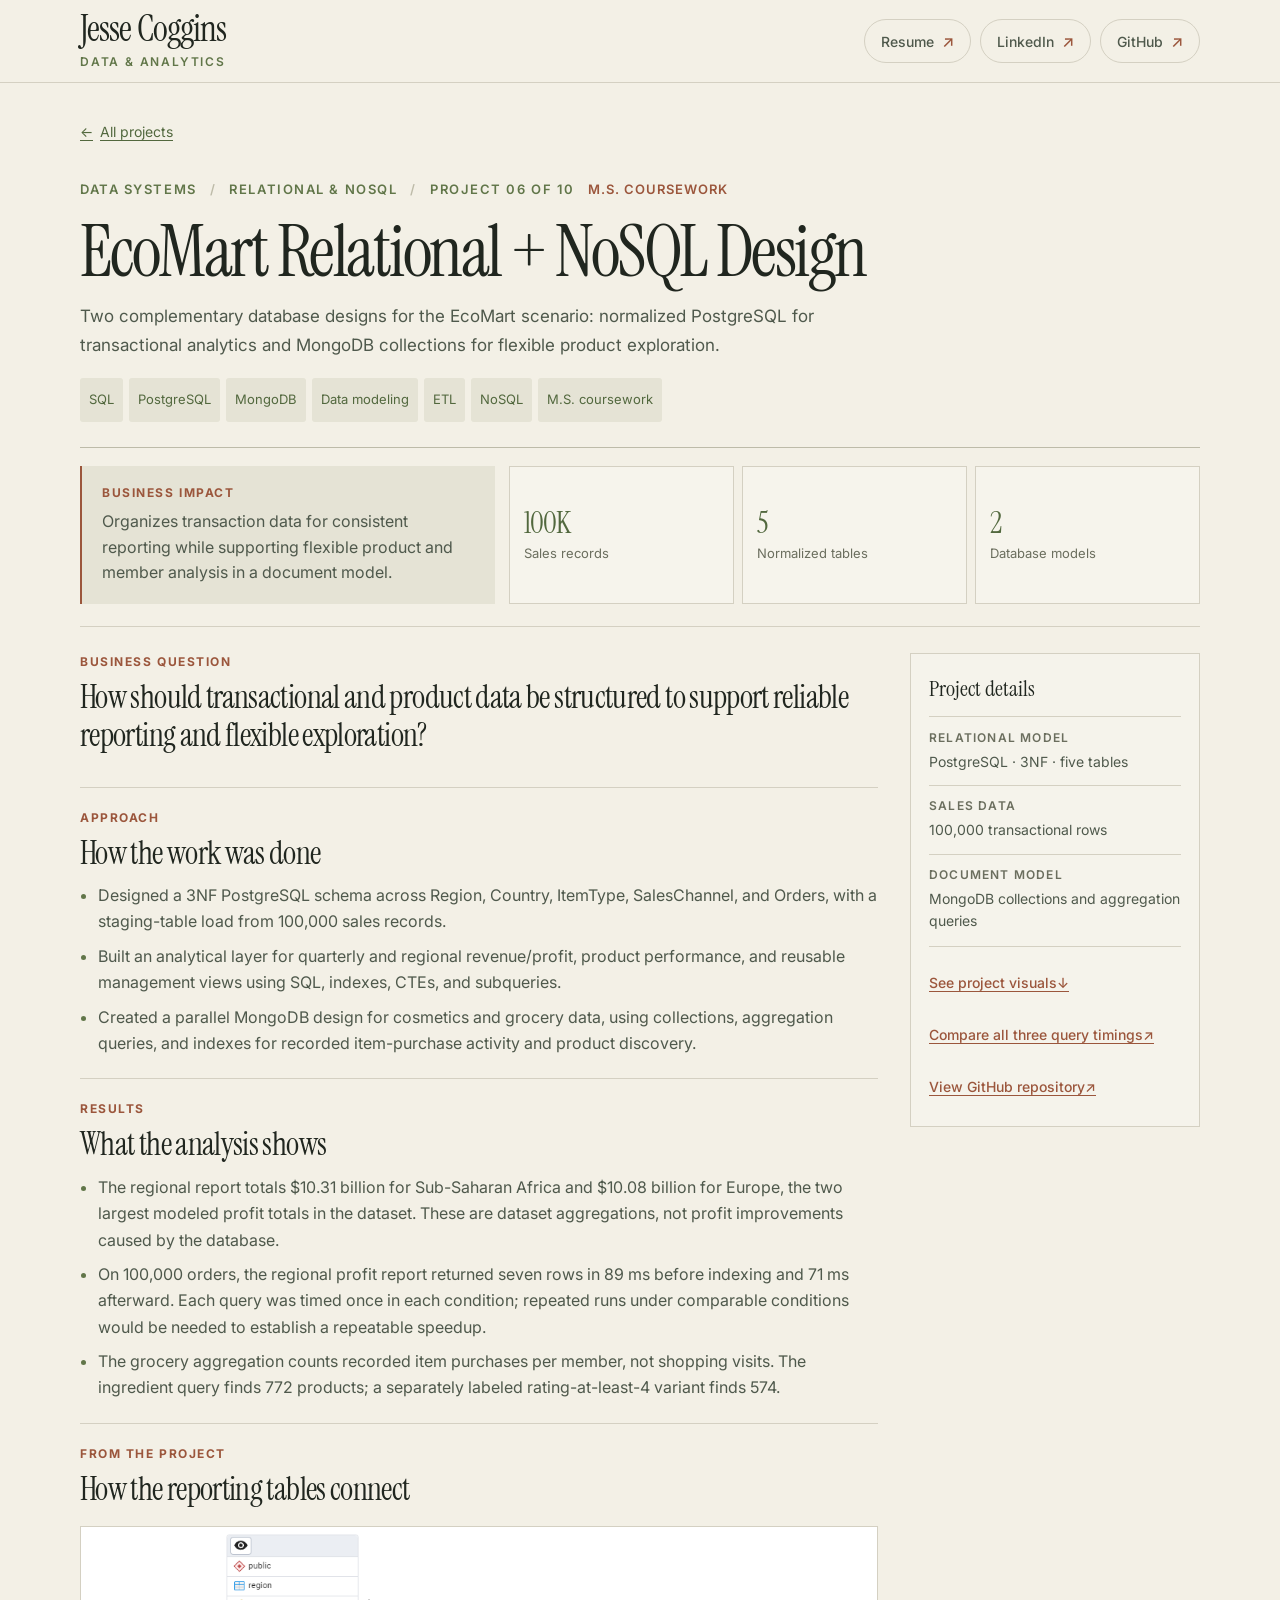
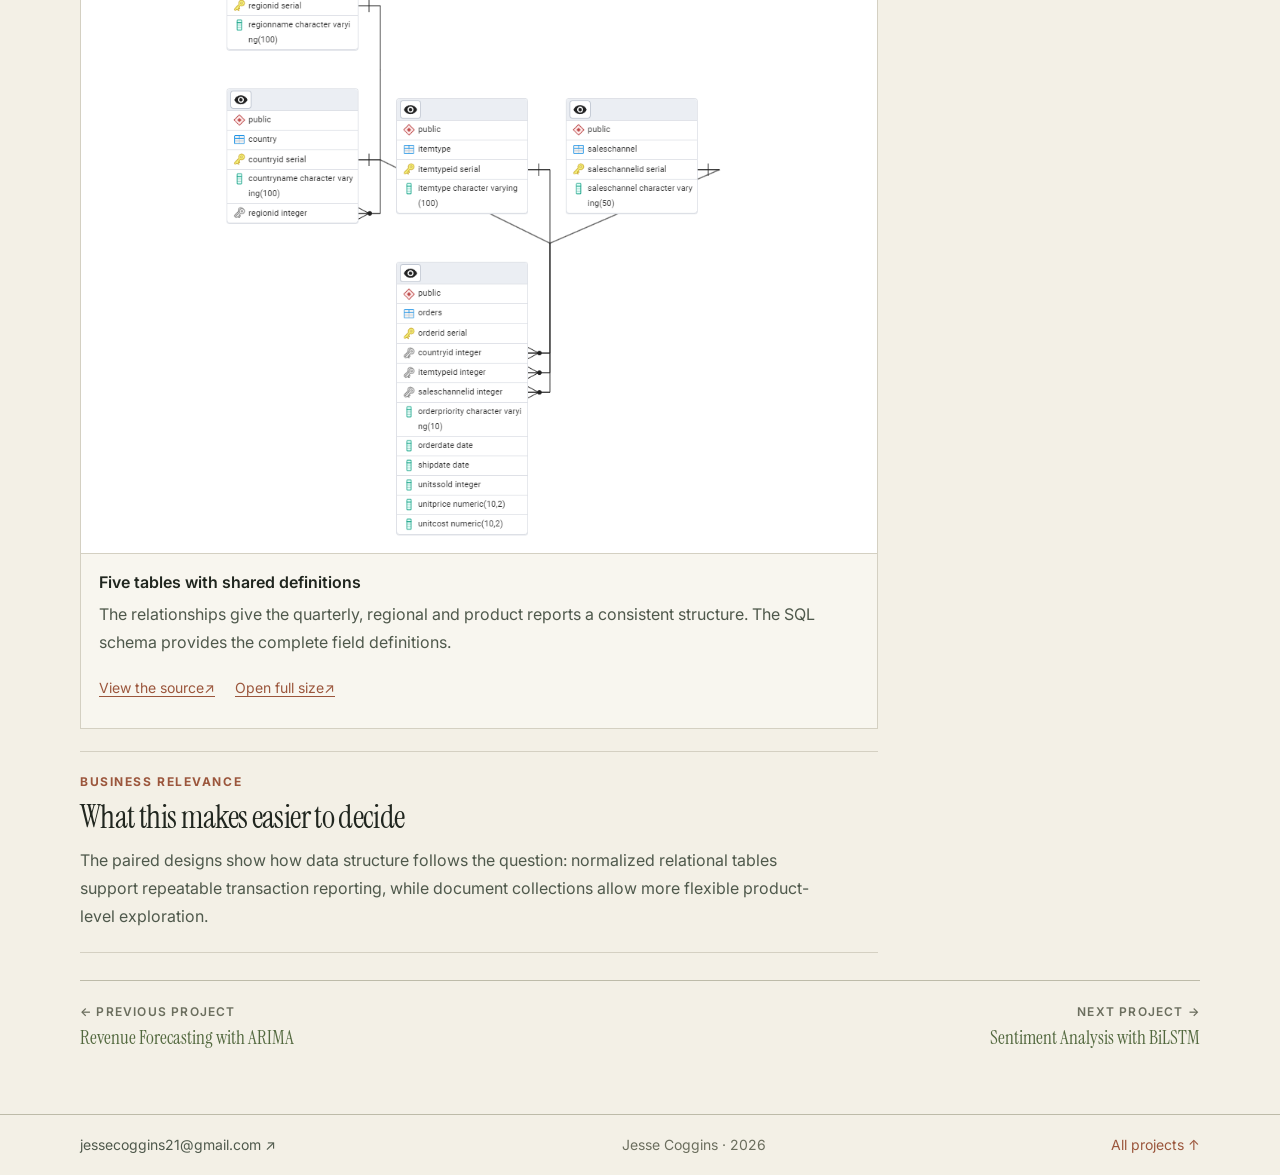
<file: project-ecomart-database-design.html>
<!DOCTYPE html>

<html lang="en">
<head>
<meta charset="utf-8"/>
<meta content="width=device-width, initial-scale=1.0" name="viewport"/>
<title>EcoMart Relational + NoSQL Design — Jesse Coggins</title>
<meta content="Two complementary database designs for the EcoMart scenario: normalized PostgreSQL for transactional analytics and MongoDB collections for flexible product exploration." name="description"/>
<meta content="Jesse Coggins" name="author"/>
<meta content="#f3f0e6" name="theme-color"/>
<link href="https://jessecoggins.github.io/project-ecomart-database-design.html" rel="canonical"/>
<meta content="article" property="og:type"/>
<meta content="EcoMart Relational + NoSQL Design — Jesse Coggins" property="og:title"/>
<meta content="Two complementary database designs for the EcoMart scenario: normalized PostgreSQL for transactional analytics and MongoDB collections for flexible product exploration." property="og:description"/>
<meta content="https://jessecoggins.github.io/project-ecomart-database-design.html" property="og:url"/>
<link href="assets/favicon.svg" rel="icon" type="image/svg+xml"/>
<link href="assets/favicon.svg" rel="shortcut icon"/>
<link href="https://fonts.googleapis.com" rel="preconnect"/>
<link crossorigin="" href="https://fonts.gstatic.com" rel="preconnect"/>
<link href="https://fonts.googleapis.com/css2?family=Inter:wght@400;500;600;700&amp;family=Instrument+Serif:ital@0;1&amp;family=JetBrains+Mono:wght@400;500&amp;display=swap" rel="stylesheet"/>
<link href="styles.css?v=reference-theme-20261106" rel="stylesheet"/>
<link href="project-detail.css?v=reference-theme-20261106" rel="stylesheet"/>
</head>
<body>
<a class="skip-link" href="#main">Skip to project summary</a>
<header class="site-header" id="top">
<div class="container header-inner">
<a aria-label="Jesse Coggins home" class="brand" href="index.html#top">
<span class="brand-name">Jesse Coggins</span>
<span class="brand-role">Data &amp; Analytics</span>
</a>
<nav aria-label="Professional links" class="profile-links">
<a class="profile-link" href="assets/resume/Jesse_Coggins_Resume.pdf?v=aligned-20261105" rel="noreferrer" target="_blank"><span>Resume</span><span aria-hidden="true" class="link-arrow">↗</span></a>
<a class="profile-link" href="https://www.linkedin.com/in/jessecoggins" rel="noreferrer" target="_blank"><span>LinkedIn</span><span aria-hidden="true" class="link-arrow">↗</span></a>
<a class="profile-link" href="https://github.com/jessecoggins" rel="noreferrer" target="_blank"><span>GitHub</span><span aria-hidden="true" class="link-arrow">↗</span></a>
</nav>
</div>
</header>
<main class="container detail-page" id="main">
<a class="detail-back" href="index.html#projects"><span aria-hidden="true">←</span> All projects</a>
<header class="detail-hero">
<div class="detail-meta">
<span>Data Systems</span><span class="meta-divider">/</span><span>Relational &amp; NoSQL</span>
<span class="meta-divider">/</span><span>Project 06 of 10</span>
<span class="coursework">M.S. coursework</span>
</div>
<h1>EcoMart Relational + NoSQL Design</h1>
<p class="detail-lede">Two complementary database designs for the EcoMart scenario: normalized PostgreSQL for transactional analytics and MongoDB collections for flexible product exploration.</p>
<div aria-label="Project tags" class="detail-tags">
<a aria-label="Filter homepage projects by SQL" class="detail-tag" href="index.html?tag=SQL#projects">SQL</a>
<a aria-label="Filter homepage projects by PostgreSQL" class="detail-tag" href="index.html?tag=PostgreSQL#projects">PostgreSQL</a>
<a aria-label="Filter homepage projects by MongoDB" class="detail-tag" href="index.html?tag=MongoDB#projects">MongoDB</a>
<a aria-label="Filter homepage projects by Data modeling" class="detail-tag" href="index.html?tag=Data%20modeling#projects">Data modeling</a>
<a aria-label="Filter homepage projects by ETL" class="detail-tag" href="index.html?tag=ETL#projects">ETL</a>
<a aria-label="Filter homepage projects by NoSQL" class="detail-tag" href="index.html?tag=NoSQL#projects">NoSQL</a>
<a aria-label="Filter homepage projects by M.S. coursework" class="detail-tag" href="index.html?tag=M.S.%20coursework#projects">M.S. coursework</a>
</div>
</header>
<div class="detail-overview">
<section aria-labelledby="impact-heading" class="impact-panel">
<p class="detail-label" id="impact-heading">Business impact</p>
<p>Organizes transaction data for consistent reporting while supporting flexible product and member analysis in a document model.</p>
</section>
<div aria-label="Key project results" class="detail-metrics">
<div class="detail-metric"><strong>100K</strong><span>Sales records</span></div>
<div class="detail-metric"><strong>5</strong><span>Normalized tables</span></div>
<div class="detail-metric"><strong>2</strong><span>Database models</span></div>
</div>
</div>
<div class="detail-content">
<article class="detail-story">
<section class="detail-section">
<p class="detail-label">Business question</p>
<h2>How should transactional and product data be structured to support reliable reporting and flexible exploration?</h2>
</section>
<section class="detail-section">
<p class="detail-label">Approach</p>
<h2>How the work was done</h2>
<ul><li>Designed a 3NF PostgreSQL schema across Region, Country, ItemType, SalesChannel, and Orders, with a staging-table load from 100,000 sales records.</li>
<li>Built an analytical layer for quarterly and regional revenue/profit, product performance, and reusable management views using SQL, indexes, CTEs, and subqueries.</li>
<li>Created a parallel MongoDB design for cosmetics and grocery data, using collections, aggregation queries, and indexes for recorded item-purchase activity and product discovery.</li></ul>
</section>
<section class="detail-section">
<p class="detail-label">Results</p>
<h2>What the analysis shows</h2>
<ul><li>The regional report totals $10.31 billion for Sub-Saharan Africa and $10.08 billion for Europe, the two largest modeled profit totals in the dataset. These are dataset aggregations, not profit improvements caused by the database.</li>
<li>On 100,000 orders, the regional profit report returned seven rows in 89 ms before indexing and 71 ms afterward. Each query was timed once in each condition; repeated runs under comparable conditions would be needed to establish a repeatable speedup.</li>
<li>The grocery aggregation counts recorded item purchases per member, not shopping visits. The ingredient query finds 772 products; a separately labeled rating-at-least-4 variant finds 574.</li></ul>
</section>
<section aria-labelledby="visuals-heading" class="detail-section project-visuals" id="project-visuals">
<p class="detail-label">From the project</p>
<h2 id="visuals-heading">How the reporting tables connect</h2>
<figure class="project-figure project-figure--schema">
<a aria-label="Open full-size image: Five tables with shared definitions" class="project-image-link" href="assets/project-visuals/ecomart-schema.png" rel="noreferrer" target="_blank">
<img alt="Entity-relationship diagram connecting orders to country, item type and sales channel, and country to region." decoding="async" height="1260" loading="lazy" src="assets/project-visuals/ecomart-schema.png" width="1629"/>
</a>
<figcaption>
<h3>Five tables with shared definitions</h3>
<p>The relationships give the quarterly, regional and product reports a consistent structure. The SQL schema provides the complete field definitions.</p>
<div class="project-figure-links"><a href="https://github.com/JesseCoggins/ecomart-relational-nosql-database-design/blob/main/sql/02_schema.sql" rel="noreferrer" target="_blank">View the source <span aria-hidden="true">↗</span></a><a href="assets/project-visuals/ecomart-schema.png" rel="noreferrer" target="_blank">Open full size <span aria-hidden="true">↗</span></a></div>
</figcaption>
</figure>
</section>
<section class="detail-section" style="margin-top:20px">
<p class="detail-label">Business relevance</p>
<h2>What this makes easier to decide</h2>
<p>The paired designs show how data structure follows the question: normalized relational tables support repeatable transaction reporting, while document collections allow more flexible product-level exploration.</p>
</section>
</article>
<aside aria-label="Project details and links" class="detail-aside">
<h2>Project details</h2>
<dl class="detail-facts"><div class="detail-fact"><dt>Relational model</dt><dd>PostgreSQL · 3NF · five tables</dd></div>
<div class="detail-fact"><dt>Sales data</dt><dd>100,000 transactional rows</dd></div>
<div class="detail-fact"><dt>Document model</dt><dd>MongoDB collections and aggregation queries</dd></div></dl>
<div class="detail-resource-links"><a href="#project-visuals">See project visuals <span aria-hidden="true">↓</span></a><a href="https://github.com/JesseCoggins/ecomart-relational-nosql-database-design#query-optimization" rel="noreferrer" target="_blank">Compare all three query timings <span aria-hidden="true">↗</span></a><a href="https://github.com/jessecoggins/ecomart-relational-nosql-database-design" rel="noreferrer" target="_blank">View GitHub repository <span aria-hidden="true">↗</span></a></div>
</aside>
</div>
<nav aria-label="Other projects" class="detail-pagination">
<a href="project-revenue-forecasting.html"><span>← Previous project</span><strong>Revenue Forecasting with ARIMA</strong></a><a href="project-sentiment-analysis-bilstm.html"><span>Next project →</span><strong>Sentiment Analysis with BiLSTM</strong></a>
</nav>
</main>
<footer class="detail-footer">
<div class="container footer-inner">
<a href="mailto:jessecoggins21@gmail.com">jessecoggins21@gmail.com <span aria-hidden="true">↗</span></a>
<span>Jesse Coggins · 2026</span>
<a href="index.html#projects">All projects ↑</a>
</div>
</footer>

</body>
</html>
</file>
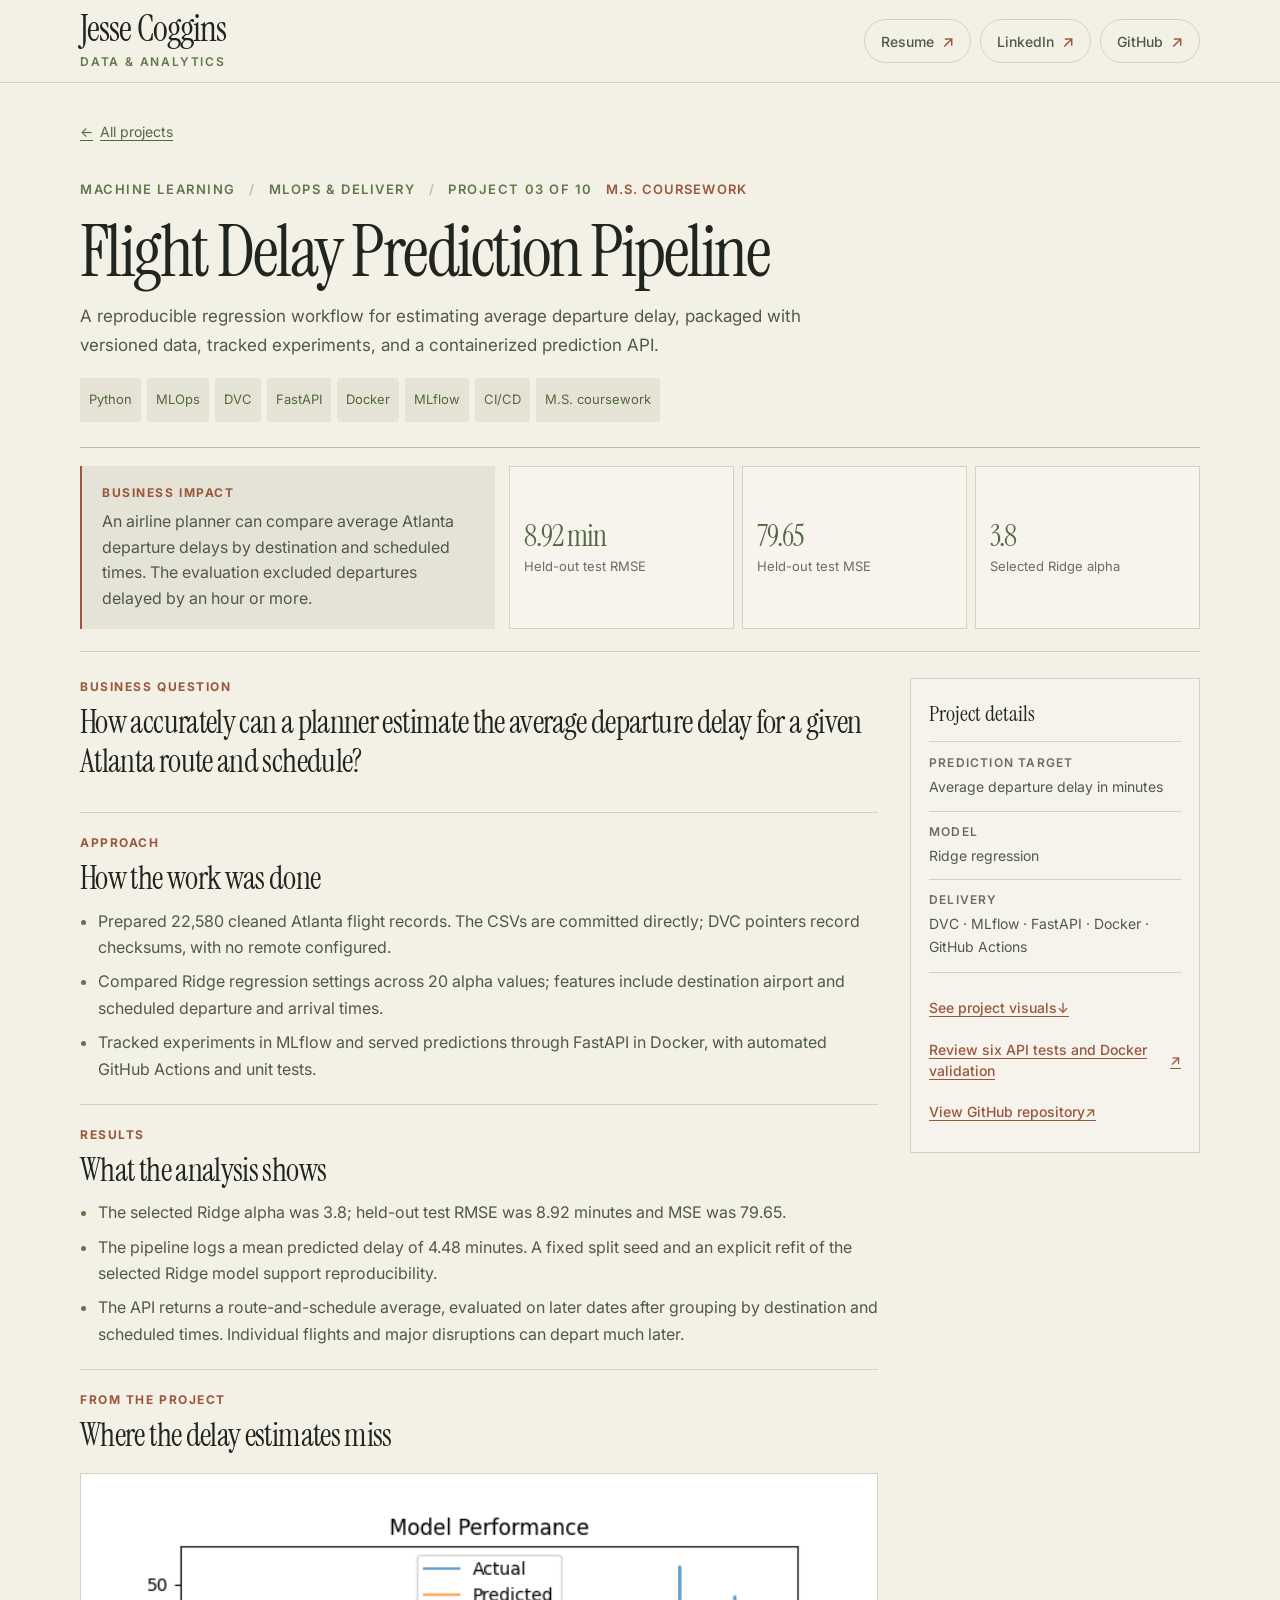
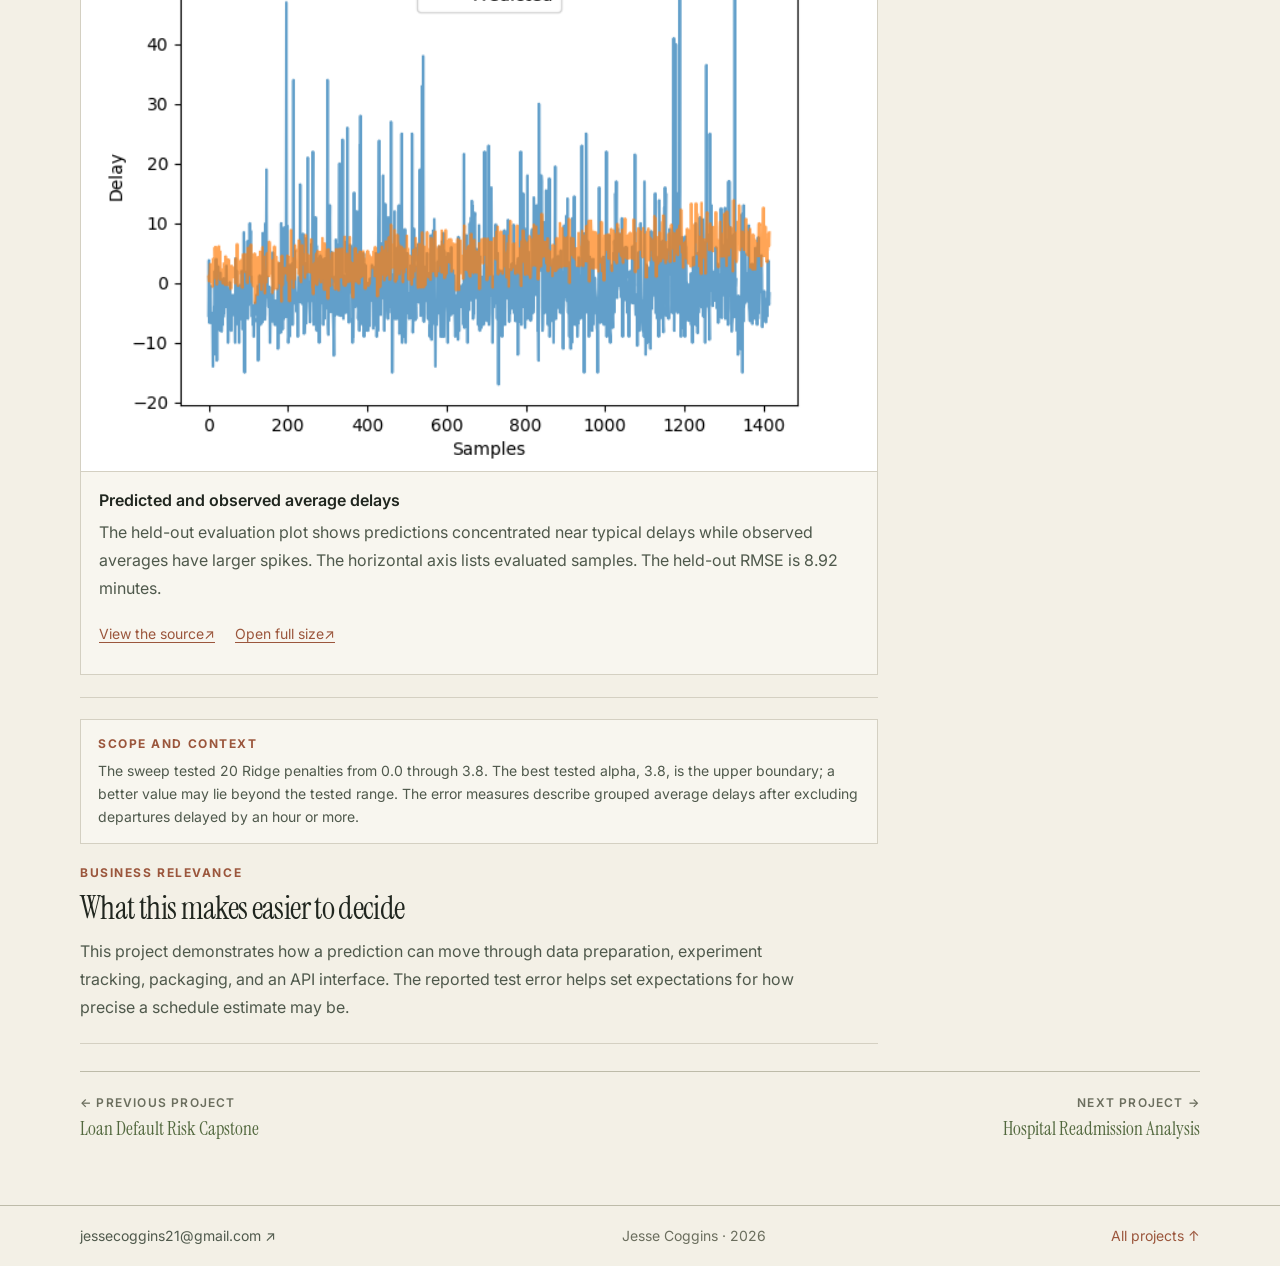
<file: project-flight-delay-prediction.html>
<!DOCTYPE html>

<html lang="en">
<head>
<meta charset="utf-8"/>
<meta content="width=device-width, initial-scale=1.0" name="viewport"/>
<title>Flight Delay Prediction Pipeline — Jesse Coggins</title>
<meta content="A reproducible regression workflow for estimating average departure delay, packaged with versioned data, tracked experiments, and a containerized prediction API." name="description"/>
<meta content="Jesse Coggins" name="author"/>
<meta content="#f3f0e6" name="theme-color"/>
<link href="https://jessecoggins.github.io/project-flight-delay-prediction.html" rel="canonical"/>
<meta content="article" property="og:type"/>
<meta content="Flight Delay Prediction Pipeline — Jesse Coggins" property="og:title"/>
<meta content="A reproducible regression workflow for estimating average departure delay, packaged with versioned data, tracked experiments, and a containerized prediction API." property="og:description"/>
<meta content="https://jessecoggins.github.io/project-flight-delay-prediction.html" property="og:url"/>
<link href="assets/favicon.svg" rel="icon" type="image/svg+xml"/>
<link href="assets/favicon.svg" rel="shortcut icon"/>
<link href="https://fonts.googleapis.com" rel="preconnect"/>
<link crossorigin="" href="https://fonts.gstatic.com" rel="preconnect"/>
<link href="https://fonts.googleapis.com/css2?family=Inter:wght@400;500;600;700&amp;family=Instrument+Serif:ital@0;1&amp;family=JetBrains+Mono:wght@400;500&amp;display=swap" rel="stylesheet"/>
<link href="styles.css?v=reference-theme-20261106" rel="stylesheet"/>
<link href="project-detail.css?v=reference-theme-20261106" rel="stylesheet"/>
</head>
<body>
<a class="skip-link" href="#main">Skip to project summary</a>
<header class="site-header" id="top">
<div class="container header-inner">
<a aria-label="Jesse Coggins home" class="brand" href="index.html#top">
<span class="brand-name">Jesse Coggins</span>
<span class="brand-role">Data &amp; Analytics</span>
</a>
<nav aria-label="Professional links" class="profile-links">
<a class="profile-link" href="assets/resume/Jesse_Coggins_Resume.pdf?v=aligned-20261105" rel="noreferrer" target="_blank"><span>Resume</span><span aria-hidden="true" class="link-arrow">↗</span></a>
<a class="profile-link" href="https://www.linkedin.com/in/jessecoggins" rel="noreferrer" target="_blank"><span>LinkedIn</span><span aria-hidden="true" class="link-arrow">↗</span></a>
<a class="profile-link" href="https://github.com/jessecoggins" rel="noreferrer" target="_blank"><span>GitHub</span><span aria-hidden="true" class="link-arrow">↗</span></a>
</nav>
</div>
</header>
<main class="container detail-page" id="main">
<a class="detail-back" href="index.html#projects"><span aria-hidden="true">←</span> All projects</a>
<header class="detail-hero">
<div class="detail-meta">
<span>Machine Learning</span><span class="meta-divider">/</span><span>MLOps &amp; delivery</span>
<span class="meta-divider">/</span><span>Project 03 of 10</span>
<span class="coursework">M.S. coursework</span>
</div>
<h1>Flight Delay Prediction Pipeline</h1>
<p class="detail-lede">A reproducible regression workflow for estimating average departure delay, packaged with versioned data, tracked experiments, and a containerized prediction API.</p>
<div aria-label="Project tags" class="detail-tags">
<a aria-label="Filter homepage projects by Python" class="detail-tag" href="index.html?tag=Python#projects">Python</a>
<a aria-label="Filter homepage projects by MLOps" class="detail-tag" href="index.html?tag=MLOps#projects">MLOps</a>
<a aria-label="Filter homepage projects by DVC" class="detail-tag" href="index.html?tag=DVC#projects">DVC</a>
<a aria-label="Filter homepage projects by FastAPI" class="detail-tag" href="index.html?tag=FastAPI#projects">FastAPI</a>
<a aria-label="Filter homepage projects by Docker" class="detail-tag" href="index.html?tag=Docker#projects">Docker</a>
<a aria-label="Filter homepage projects by MLflow" class="detail-tag" href="index.html?tag=MLflow#projects">MLflow</a>
<a aria-label="Filter homepage projects by CI/CD" class="detail-tag" href="index.html?tag=CI%2FCD#projects">CI/CD</a>
<a aria-label="Filter homepage projects by M.S. coursework" class="detail-tag" href="index.html?tag=M.S.%20coursework#projects">M.S. coursework</a>
</div>
</header>
<div class="detail-overview">
<section aria-labelledby="impact-heading" class="impact-panel">
<p class="detail-label" id="impact-heading">Business impact</p>
<p>An airline planner can compare average Atlanta departure delays by destination and scheduled times. The evaluation excluded departures delayed by an hour or more.</p>
</section>
<div aria-label="Key project results" class="detail-metrics">
<div class="detail-metric"><strong>8.92 min</strong><span>Held-out test RMSE</span></div>
<div class="detail-metric"><strong>79.65</strong><span>Held-out test MSE</span></div>
<div class="detail-metric"><strong>3.8</strong><span>Selected Ridge alpha</span></div>
</div>
</div>
<div class="detail-content">
<article class="detail-story">
<section class="detail-section">
<p class="detail-label">Business question</p>
<h2>How accurately can a planner estimate the average departure delay for a given Atlanta route and schedule?</h2>
</section>
<section class="detail-section">
<p class="detail-label">Approach</p>
<h2>How the work was done</h2>
<ul><li>Prepared 22,580 cleaned Atlanta flight records. The CSVs are committed directly; DVC pointers record checksums, with no remote configured.</li>
<li>Compared Ridge regression settings across 20 alpha values; features include destination airport and scheduled departure and arrival times.</li>
<li>Tracked experiments in MLflow and served predictions through FastAPI in Docker, with automated GitHub Actions and unit tests.</li></ul>
</section>
<section class="detail-section">
<p class="detail-label">Results</p>
<h2>What the analysis shows</h2>
<ul><li>The selected Ridge alpha was 3.8; held-out test RMSE was 8.92 minutes and MSE was 79.65.</li>
<li>The pipeline logs a mean predicted delay of 4.48 minutes. A fixed split seed and an explicit refit of the selected Ridge model support reproducibility.</li>
<li>The API returns a route-and-schedule average, evaluated on later dates after grouping by destination and scheduled times. Individual flights and major disruptions can depart much later.</li></ul>
</section>
<section aria-labelledby="visuals-heading" class="detail-section project-visuals" id="project-visuals">
<p class="detail-label">From the project</p>
<h2 id="visuals-heading">Where the delay estimates miss</h2>
<figure class="project-figure">
<a aria-label="Open full-size image: Predicted and observed average delays" class="project-image-link" href="assets/project-visuals/flight-performance.png" rel="noreferrer" target="_blank">
<img alt="Line chart with actual delays in blue and predictions in orange, with actual values varying more widely." decoding="async" height="480" loading="lazy" src="assets/project-visuals/flight-performance.png" width="640"/>
</a>
<figcaption>
<h3>Predicted and observed average delays</h3>
<p>The held-out evaluation plot shows predictions concentrated near typical delays while observed averages have larger spikes. The horizontal axis lists evaluated samples. The held-out RMSE is 8.92 minutes.</p>
<div class="project-figure-links"><a href="https://github.com/JesseCoggins/flight-delay-mlops/blob/main/notebooks/flight_delay_mlflow_tracking.ipynb" rel="noreferrer" target="_blank">View the source <span aria-hidden="true">↗</span></a><a href="assets/project-visuals/flight-performance.png" rel="noreferrer" target="_blank">Open full size <span aria-hidden="true">↗</span></a></div>
</figcaption>
</figure>
</section>
<aside class="detail-note"><p class="detail-label">Scope and context</p><p>The sweep tested 20 Ridge penalties from 0.0 through 3.8. The best tested alpha, 3.8, is the upper boundary; a better value may lie beyond the tested range. The error measures describe grouped average delays after excluding departures delayed by an hour or more.</p></aside>
<section class="detail-section" style="margin-top:20px">
<p class="detail-label">Business relevance</p>
<h2>What this makes easier to decide</h2>
<p>This project demonstrates how a prediction can move through data preparation, experiment tracking, packaging, and an API interface. The reported test error helps set expectations for how precise a schedule estimate may be.</p>
</section>
</article>
<aside aria-label="Project details and links" class="detail-aside">
<h2>Project details</h2>
<dl class="detail-facts"><div class="detail-fact"><dt>Prediction target</dt><dd>Average departure delay in minutes</dd></div>
<div class="detail-fact"><dt>Model</dt><dd>Ridge regression</dd></div>
<div class="detail-fact"><dt>Delivery</dt><dd>DVC · MLflow · FastAPI · Docker · GitHub Actions</dd></div></dl>
<div class="detail-resource-links"><a href="#project-visuals">See project visuals <span aria-hidden="true">↓</span></a><a href="https://github.com/JesseCoggins/flight-delay-mlops/blob/main/docs/validation.md" rel="noreferrer" target="_blank">Review six API tests and Docker validation <span aria-hidden="true">↗</span></a><a href="https://github.com/jessecoggins/flight-delay-mlops" rel="noreferrer" target="_blank">View GitHub repository <span aria-hidden="true">↗</span></a></div>
</aside>
</div>
<nav aria-label="Other projects" class="detail-pagination">
<a href="project-loan-default-risk.html"><span>← Previous project</span><strong>Loan Default Risk Capstone</strong></a><a href="project-hospital-readmission.html"><span>Next project →</span><strong>Hospital Readmission Analysis</strong></a>
</nav>
</main>
<footer class="detail-footer">
<div class="container footer-inner">
<a href="mailto:jessecoggins21@gmail.com">jessecoggins21@gmail.com <span aria-hidden="true">↗</span></a>
<span>Jesse Coggins · 2026</span>
<a href="index.html#projects">All projects ↑</a>
</div>
</footer>

</body>
</html>
</file>
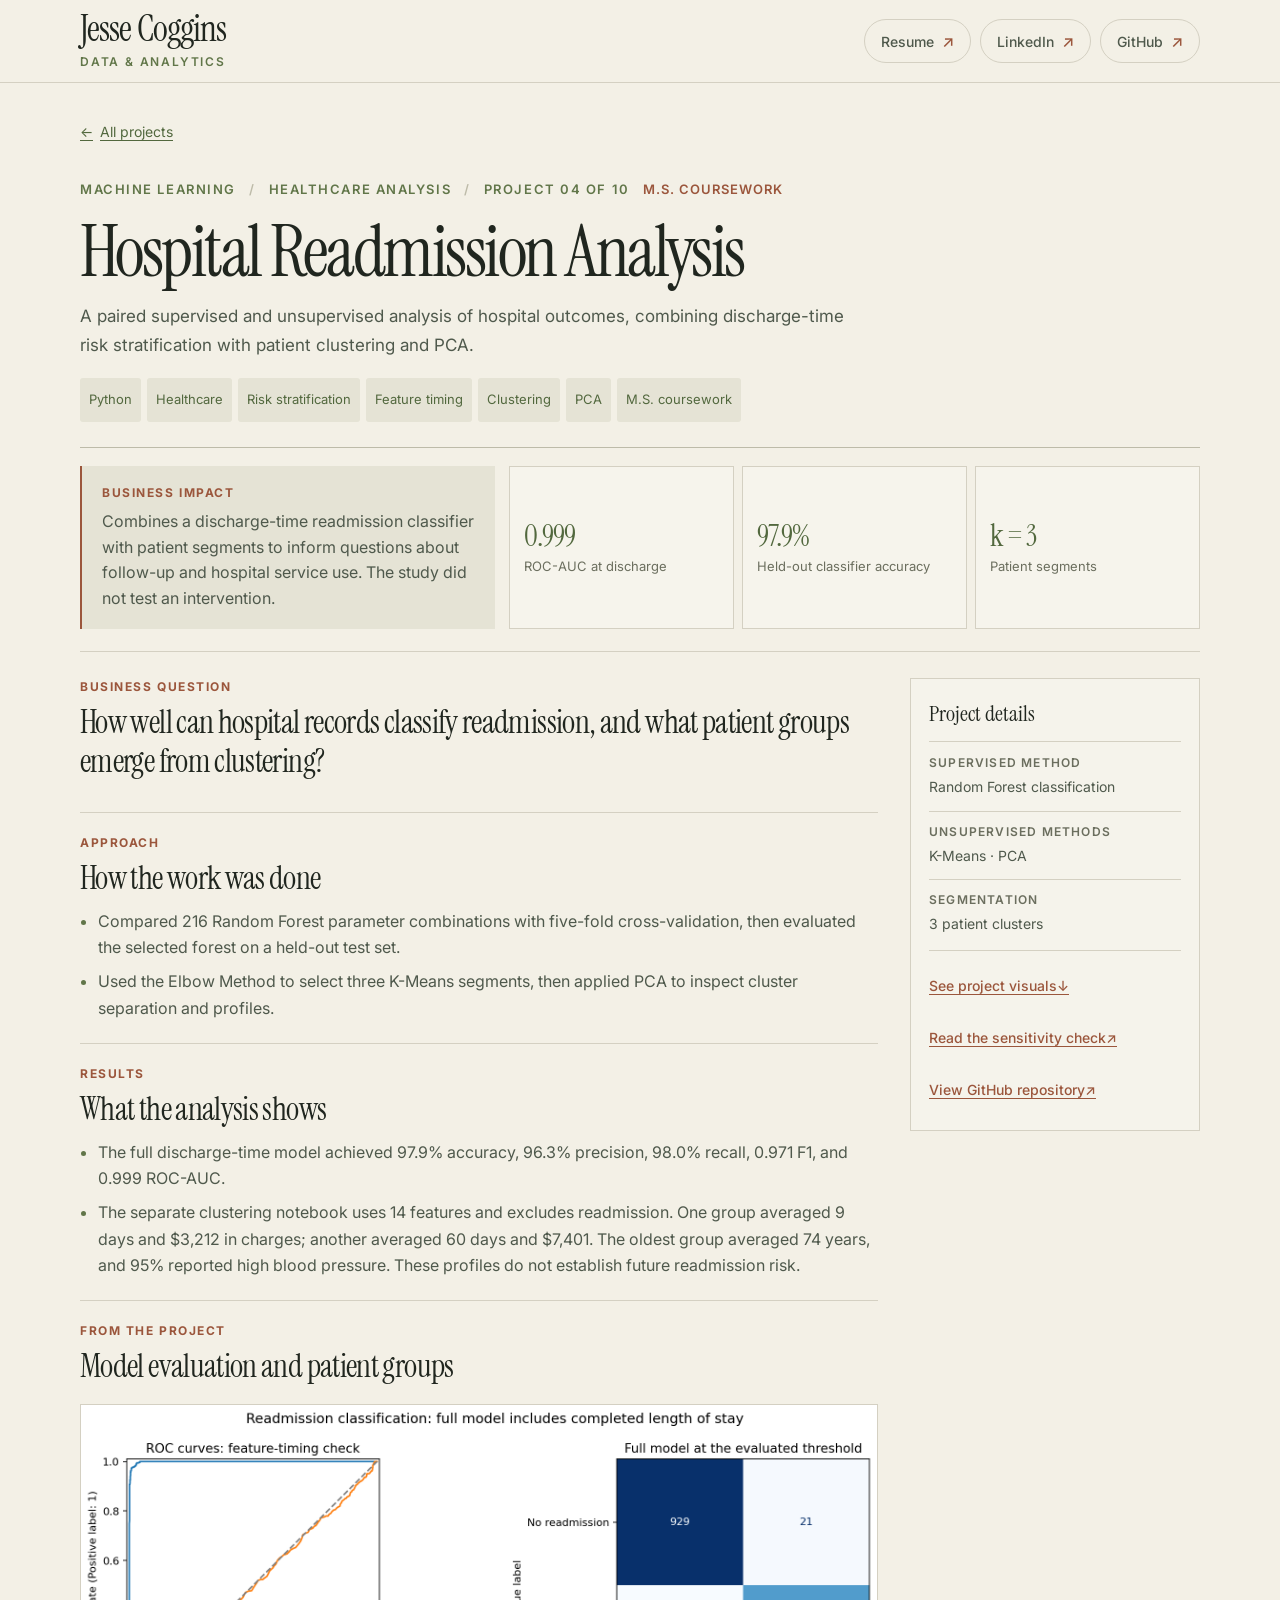
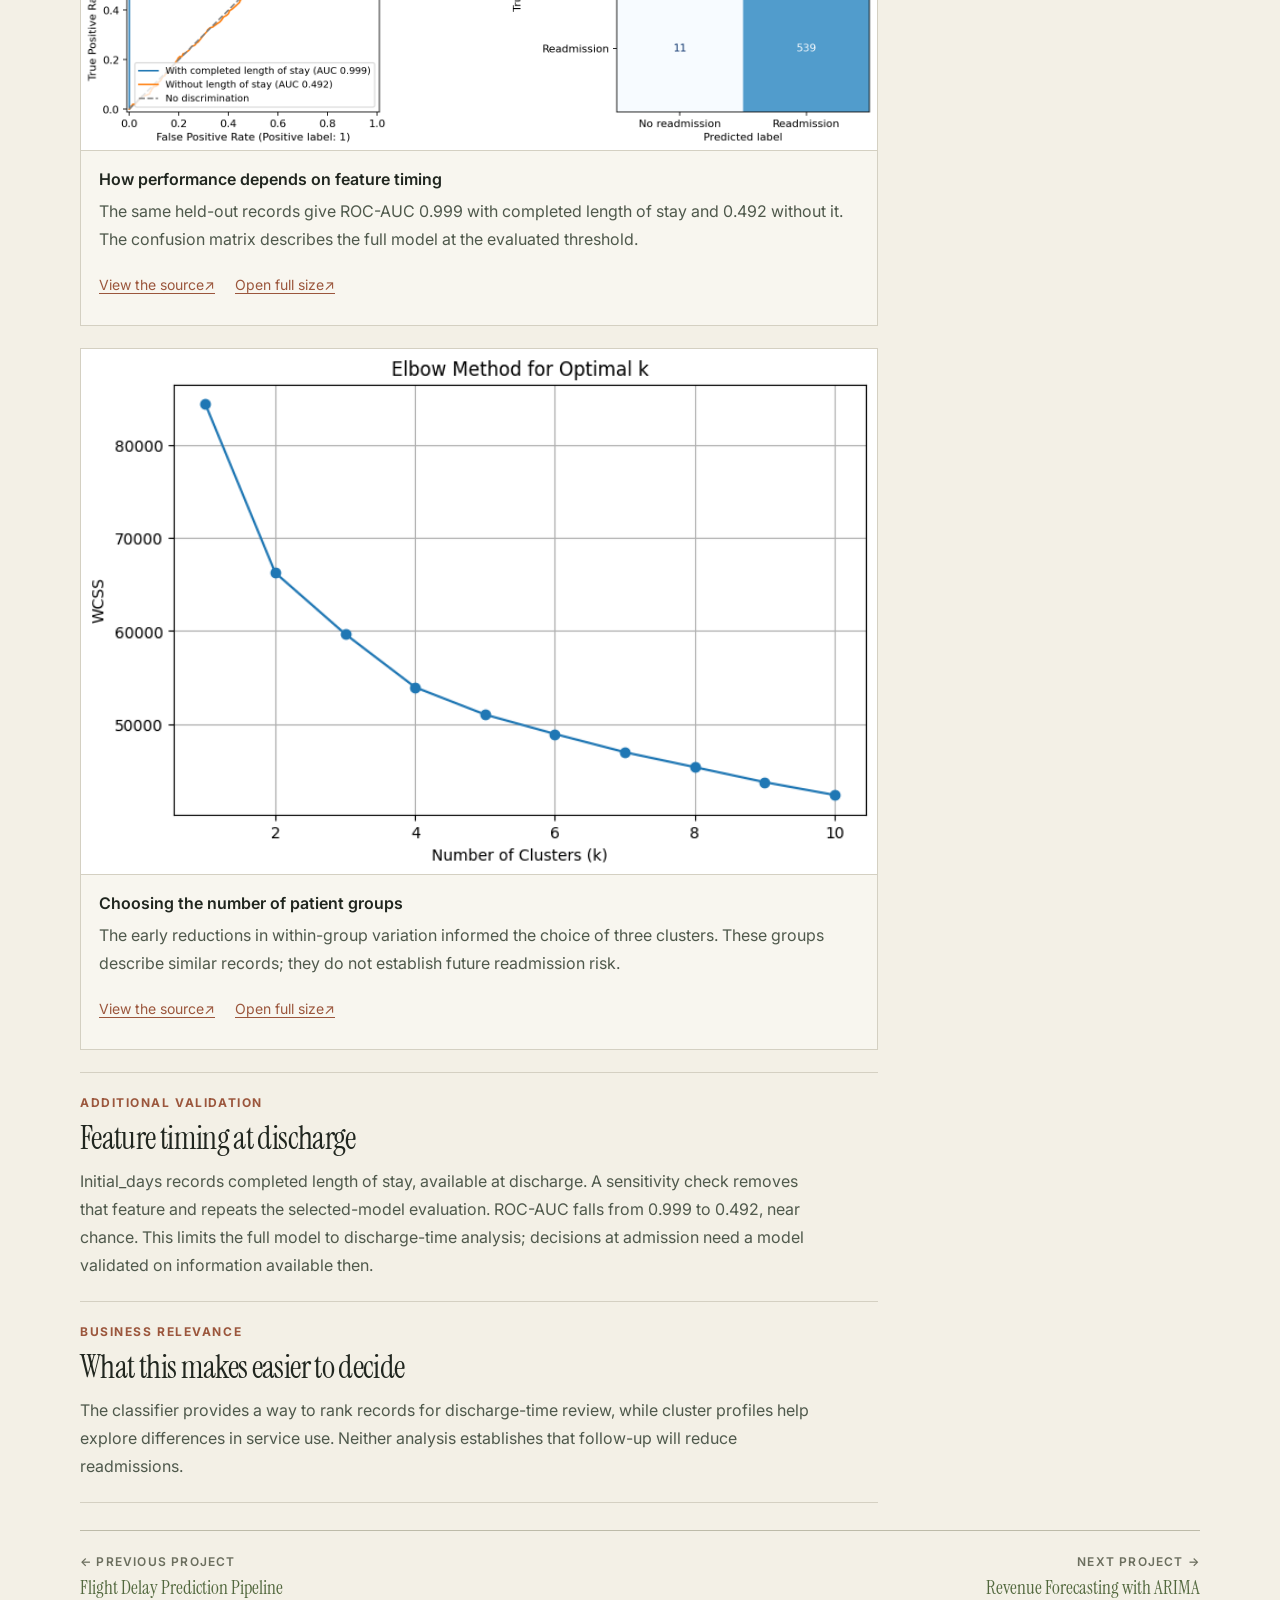
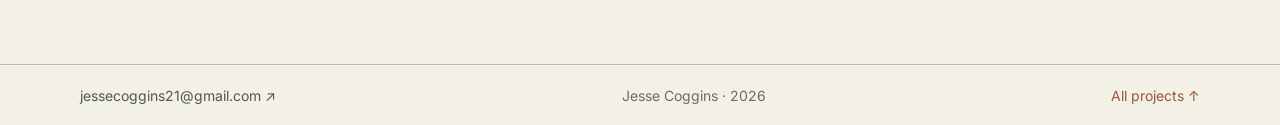
<file: project-hospital-readmission.html>
<!DOCTYPE html>

<html lang="en">
<head>
<meta charset="utf-8"/>
<meta content="width=device-width, initial-scale=1.0" name="viewport"/>
<title>Hospital Readmission Analysis — Jesse Coggins</title>
<meta content="A paired supervised and unsupervised analysis of hospital outcomes, combining discharge-time risk stratification with patient clustering and PCA." name="description"/>
<meta content="Jesse Coggins" name="author"/>
<meta content="#f3f0e6" name="theme-color"/>
<link href="https://jessecoggins.github.io/project-hospital-readmission.html" rel="canonical"/>
<meta content="article" property="og:type"/>
<meta content="Hospital Readmission Analysis — Jesse Coggins" property="og:title"/>
<meta content="A paired supervised and unsupervised analysis of hospital outcomes, combining discharge-time risk stratification with patient clustering and PCA." property="og:description"/>
<meta content="https://jessecoggins.github.io/project-hospital-readmission.html" property="og:url"/>
<link href="assets/favicon.svg" rel="icon" type="image/svg+xml"/>
<link href="assets/favicon.svg" rel="shortcut icon"/>
<link href="https://fonts.googleapis.com" rel="preconnect"/>
<link crossorigin="" href="https://fonts.gstatic.com" rel="preconnect"/>
<link href="https://fonts.googleapis.com/css2?family=Inter:wght@400;500;600;700&amp;family=Instrument+Serif:ital@0;1&amp;family=JetBrains+Mono:wght@400;500&amp;display=swap" rel="stylesheet"/>
<link href="styles.css?v=reference-theme-20261106" rel="stylesheet"/>
<link href="project-detail.css?v=reference-theme-20261106" rel="stylesheet"/>
</head>
<body>
<a class="skip-link" href="#main">Skip to project summary</a>
<header class="site-header" id="top">
<div class="container header-inner">
<a aria-label="Jesse Coggins home" class="brand" href="index.html#top">
<span class="brand-name">Jesse Coggins</span>
<span class="brand-role">Data &amp; Analytics</span>
</a>
<nav aria-label="Professional links" class="profile-links">
<a class="profile-link" href="assets/resume/Jesse_Coggins_Resume.pdf?v=aligned-20261105" rel="noreferrer" target="_blank"><span>Resume</span><span aria-hidden="true" class="link-arrow">↗</span></a>
<a class="profile-link" href="https://www.linkedin.com/in/jessecoggins" rel="noreferrer" target="_blank"><span>LinkedIn</span><span aria-hidden="true" class="link-arrow">↗</span></a>
<a class="profile-link" href="https://github.com/jessecoggins" rel="noreferrer" target="_blank"><span>GitHub</span><span aria-hidden="true" class="link-arrow">↗</span></a>
</nav>
</div>
</header>
<main class="container detail-page" id="main">
<a class="detail-back" href="index.html#projects"><span aria-hidden="true">←</span> All projects</a>
<header class="detail-hero">
<div class="detail-meta">
<span>Machine Learning</span><span class="meta-divider">/</span><span>Healthcare analysis</span>
<span class="meta-divider">/</span><span>Project 04 of 10</span>
<span class="coursework">M.S. coursework</span>
</div>
<h1>Hospital Readmission Analysis</h1>
<p class="detail-lede">A paired supervised and unsupervised analysis of hospital outcomes, combining discharge-time risk stratification with patient clustering and PCA.</p>
<div aria-label="Project tags" class="detail-tags">
<a aria-label="Filter homepage projects by Python" class="detail-tag" href="index.html?tag=Python#projects">Python</a>
<a aria-label="Filter homepage projects by Healthcare" class="detail-tag" href="index.html?tag=Healthcare#projects">Healthcare</a>
<a aria-label="Filter homepage projects by Risk stratification" class="detail-tag" href="index.html?tag=Risk%20stratification#projects">Risk stratification</a>
<a aria-label="Filter homepage projects by Feature timing" class="detail-tag" href="index.html?tag=Feature%20timing#projects">Feature timing</a>
<a aria-label="Filter homepage projects by Clustering" class="detail-tag" href="index.html?tag=Clustering#projects">Clustering</a>
<a aria-label="Filter homepage projects by PCA" class="detail-tag" href="index.html?tag=PCA#projects">PCA</a>
<a aria-label="Filter homepage projects by M.S. coursework" class="detail-tag" href="index.html?tag=M.S.%20coursework#projects">M.S. coursework</a>
</div>
</header>
<div class="detail-overview">
<section aria-labelledby="impact-heading" class="impact-panel">
<p class="detail-label" id="impact-heading">Business impact</p>
<p>Combines a discharge-time readmission classifier with patient segments to inform questions about follow-up and hospital service use. The study did not test an intervention.</p>
</section>
<div aria-label="Key project results" class="detail-metrics">
<div class="detail-metric"><strong>0.999</strong><span>ROC-AUC at discharge</span></div>
<div class="detail-metric"><strong>97.9%</strong><span>Held-out classifier accuracy</span></div>
<div class="detail-metric"><strong>k = 3</strong><span>Patient segments</span></div>
</div>
</div>
<div class="detail-content">
<article class="detail-story">
<section class="detail-section">
<p class="detail-label">Business question</p>
<h2>How well can hospital records classify readmission, and what patient groups emerge from clustering?</h2>
</section>
<section class="detail-section">
<p class="detail-label">Approach</p>
<h2>How the work was done</h2>
<ul><li>Compared 216 Random Forest parameter combinations with five-fold cross-validation, then evaluated the selected forest on a held-out test set.</li>
<li>Used the Elbow Method to select three K-Means segments, then applied PCA to inspect cluster separation and profiles.</li></ul>
</section>
<section class="detail-section">
<p class="detail-label">Results</p>
<h2>What the analysis shows</h2>
<ul><li>The full discharge-time model achieved 97.9% accuracy, 96.3% precision, 98.0% recall, 0.971 F1, and 0.999 ROC-AUC.</li>
<li>The separate clustering notebook uses 14 features and excludes readmission. One group averaged 9 days and $3,212 in charges; another averaged 60 days and $7,401. The oldest group averaged 74 years, and 95% reported high blood pressure. These profiles do not establish future readmission risk.</li></ul>
</section>
<section aria-labelledby="visuals-heading" class="detail-section project-visuals" id="project-visuals">
<p class="detail-label">From the project</p>
<h2 id="visuals-heading">Model evaluation and patient groups</h2>
<figure class="project-figure">
<a aria-label="Open full-size image: How performance depends on feature timing" class="project-image-link" href="assets/project-visuals/hospital-evaluation.png" rel="noreferrer" target="_blank">
<img alt="ROC curves with and without completed length of stay and a full-model confusion matrix showing 929 true negatives, 21 false positives, 11 false negatives and 539 true positives." decoding="async" height="724" loading="lazy" src="assets/project-visuals/hospital-evaluation.png" width="1670"/>
</a>
<figcaption><h3>How performance depends on feature timing</h3><p>The same held-out records give ROC-AUC 0.999 with completed length of stay and 0.492 without it. The confusion matrix describes the full model at the evaluated threshold.</p>
<div class="project-figure-links"><a href="https://github.com/JesseCoggins/hospital-readmission-ml/blob/main/notebooks/readmission_classification.ipynb" rel="noreferrer" target="_blank">View the source <span aria-hidden="true">↗</span></a><a href="assets/project-visuals/hospital-evaluation.png" rel="noreferrer" target="_blank">Open full size <span aria-hidden="true">↗</span></a></div>
</figcaption>
</figure>
<figure class="project-figure">
<a aria-label="Open full-size image: Choosing the number of patient groups" class="project-image-link" href="assets/project-visuals/hospital-elbow.png" rel="noreferrer" target="_blank">
<img alt="Saved elbow plot from the current 14-feature clustering notebook, with within-cluster variation decreasing from one to ten groups." decoding="async" height="470" loading="lazy" src="assets/project-visuals/hospital-elbow.png" width="713"/>
</a>
<figcaption><h3>Choosing the number of patient groups</h3><p>The early reductions in within-group variation informed the choice of three clusters. These groups describe similar records; they do not establish future readmission risk.</p>
<div class="project-figure-links"><a href="https://github.com/JesseCoggins/hospital-readmission-ml/blob/main/notebooks/readmission_clustering_pca.ipynb" rel="noreferrer" target="_blank">View the source <span aria-hidden="true">↗</span></a><a href="assets/project-visuals/hospital-elbow.png" rel="noreferrer" target="_blank">Open full size <span aria-hidden="true">↗</span></a></div>
</figcaption>
</figure>
</section>
<section class="detail-section" id="feature-timing">
<p class="detail-label">Additional validation</p>
<h2>Feature timing at discharge</h2>
<p>Initial_days records completed length of stay, available at discharge. A sensitivity check removes that feature and repeats the selected-model evaluation. ROC-AUC falls from 0.999 to 0.492, near chance. This limits the full model to discharge-time analysis; decisions at admission need a model validated on information available then.</p>
</section>
<section class="detail-section" style="margin-top:20px">
<p class="detail-label">Business relevance</p>
<h2>What this makes easier to decide</h2>
<p>The classifier provides a way to rank records for discharge-time review, while cluster profiles help explore differences in service use. Neither analysis establishes that follow-up will reduce readmissions.</p>
</section>
</article>
<aside aria-label="Project details and links" class="detail-aside">
<h2>Project details</h2>
<dl class="detail-facts"><div class="detail-fact"><dt>Supervised method</dt><dd>Random Forest classification</dd></div>
<div class="detail-fact"><dt>Unsupervised methods</dt><dd>K-Means · PCA</dd></div>
<div class="detail-fact"><dt>Segmentation</dt><dd>3 patient clusters</dd></div></dl>
<div class="detail-resource-links"><a href="#project-visuals">See project visuals <span aria-hidden="true">↓</span></a><a href="https://github.com/JesseCoggins/hospital-readmission-ml#additional-validation-feature-timing" rel="noreferrer" target="_blank">Read the sensitivity check <span aria-hidden="true">↗</span></a>
<a href="https://github.com/jessecoggins/hospital-readmission-ml" rel="noreferrer" target="_blank">View GitHub repository <span aria-hidden="true">↗</span></a></div>
</aside>
</div>
<nav aria-label="Other projects" class="detail-pagination">
<a href="project-flight-delay-prediction.html"><span>← Previous project</span><strong>Flight Delay Prediction Pipeline</strong></a><a href="project-revenue-forecasting.html"><span>Next project →</span><strong>Revenue Forecasting with ARIMA</strong></a>
</nav>
</main>
<footer class="detail-footer">
<div class="container footer-inner">
<a href="mailto:jessecoggins21@gmail.com">jessecoggins21@gmail.com <span aria-hidden="true">↗</span></a>
<span>Jesse Coggins · 2026</span>
<a href="index.html#projects">All projects ↑</a>
</div>
</footer>

</body>
</html>
</file>
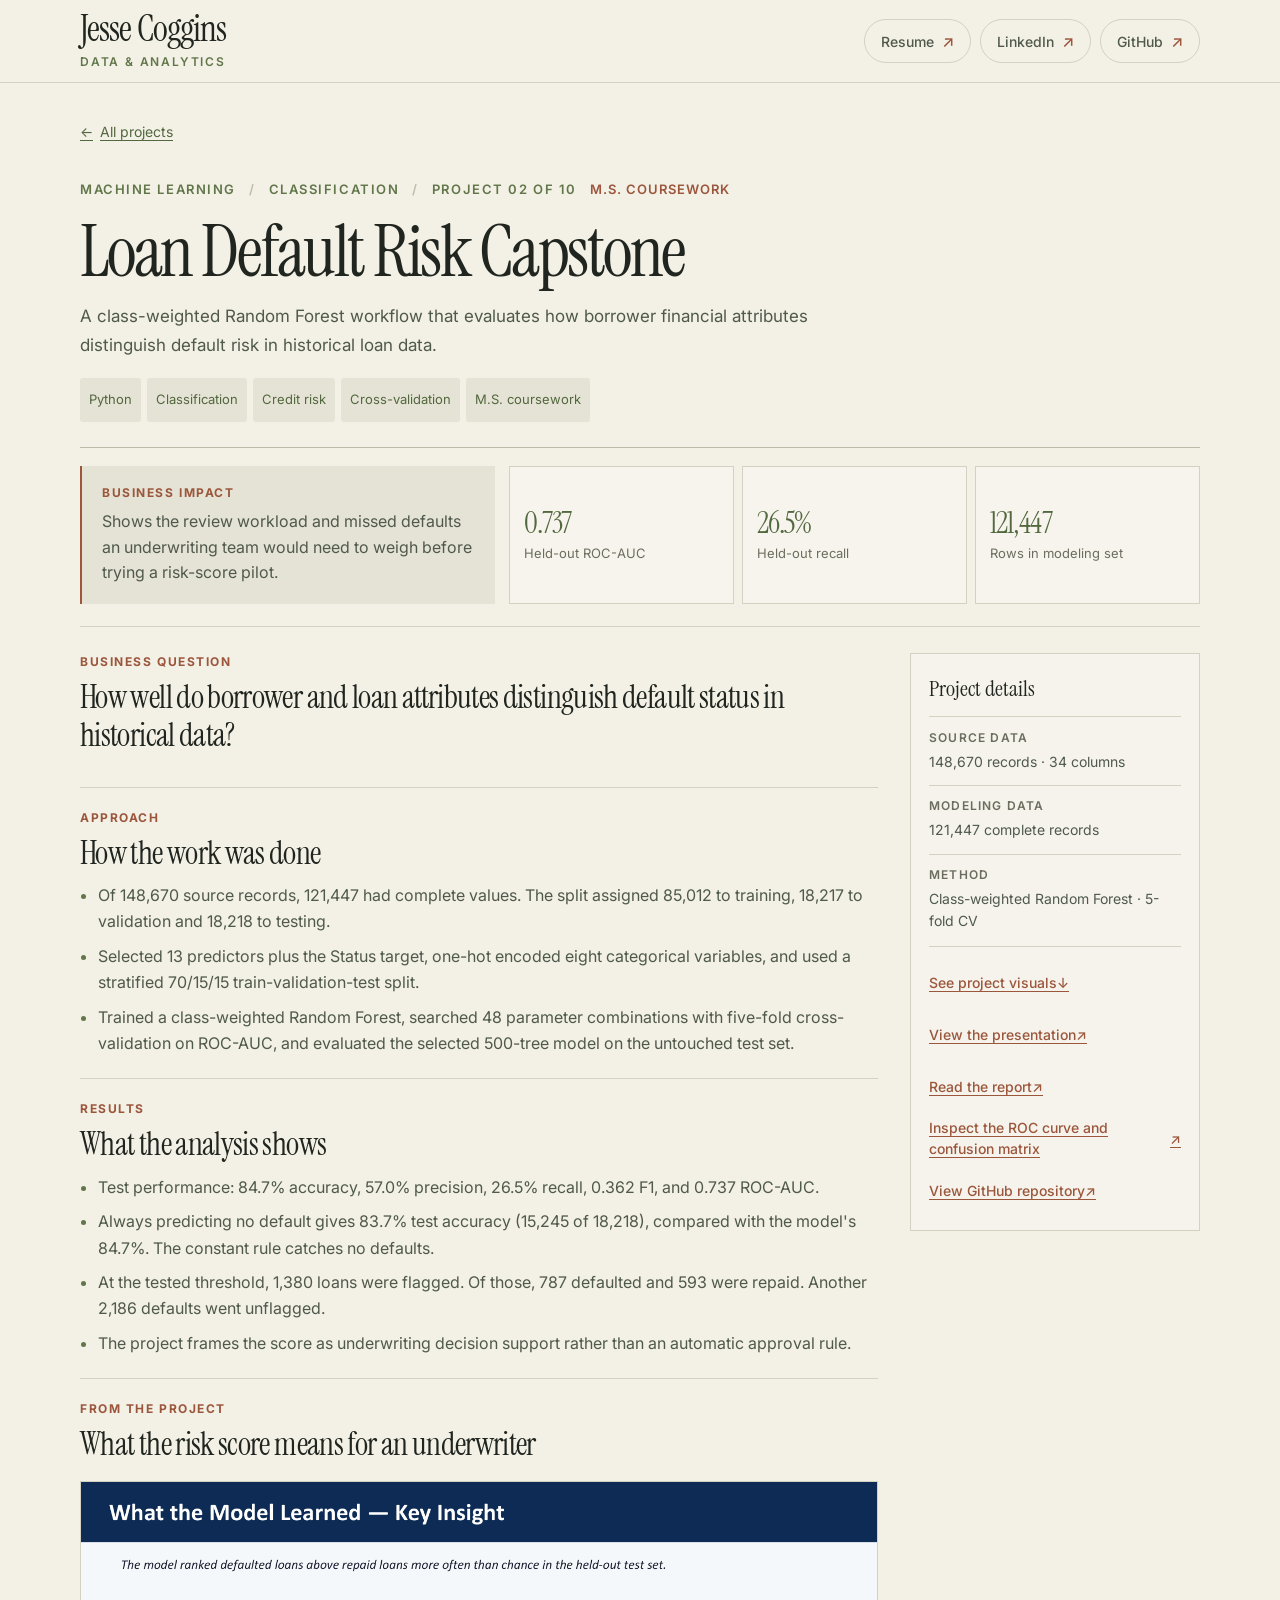
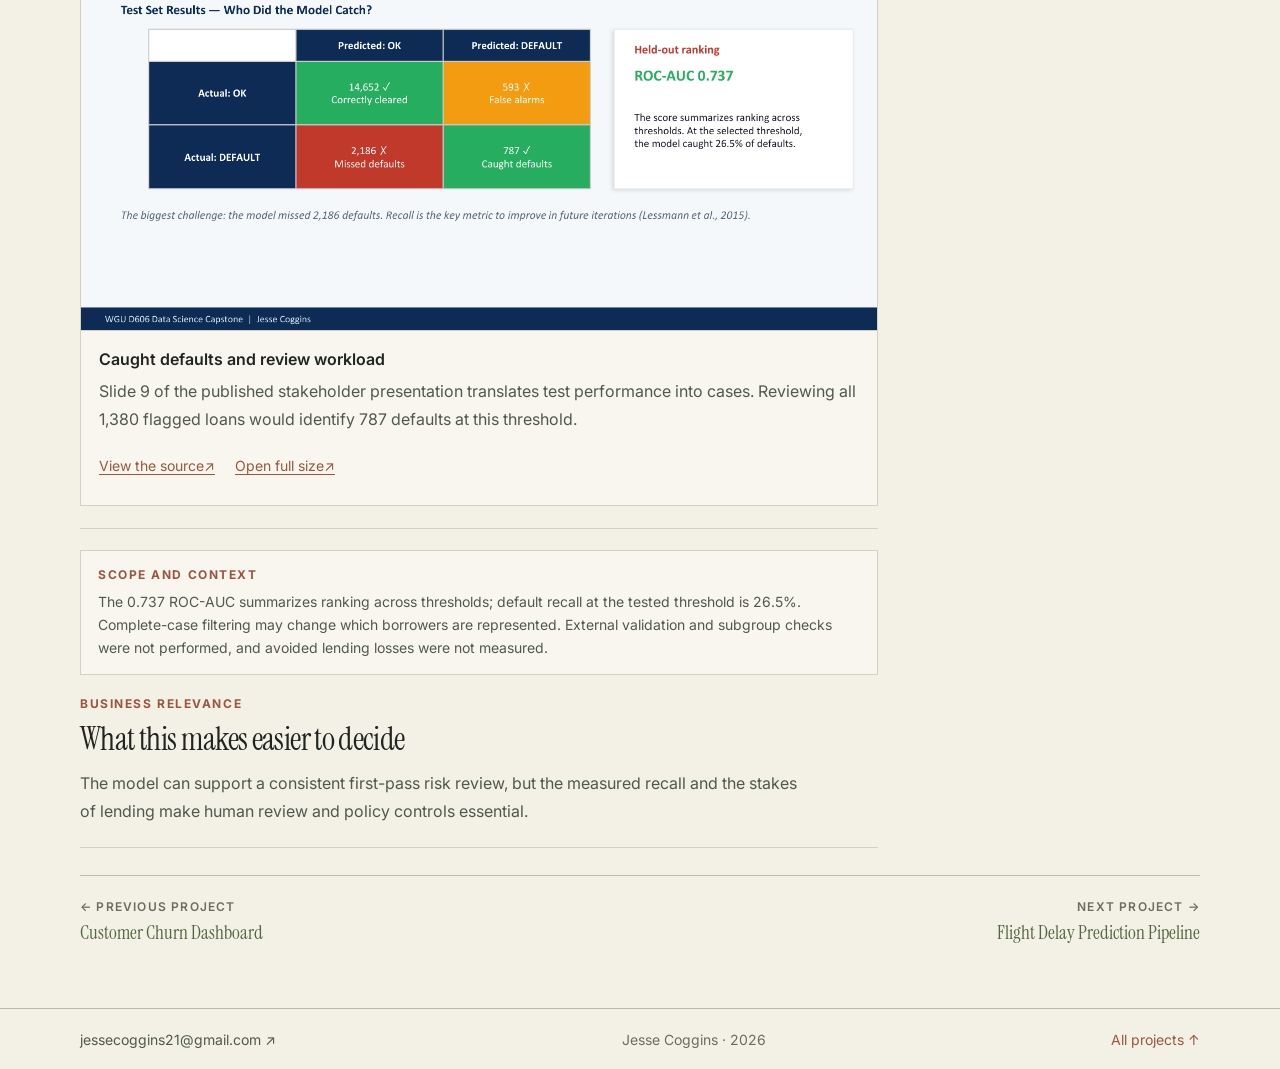
<file: project-loan-default-risk.html>
<!DOCTYPE html>

<html lang="en">
<head>
<meta charset="utf-8"/>
<meta content="width=device-width, initial-scale=1.0" name="viewport"/>
<title>Loan Default Risk Capstone — Jesse Coggins</title>
<meta content="A class-weighted Random Forest workflow that evaluates how borrower financial attributes distinguish default risk in historical loan data." name="description"/>
<meta content="Jesse Coggins" name="author"/>
<meta content="#f3f0e6" name="theme-color"/>
<link href="https://jessecoggins.github.io/project-loan-default-risk.html" rel="canonical"/>
<meta content="article" property="og:type"/>
<meta content="Loan Default Risk Capstone — Jesse Coggins" property="og:title"/>
<meta content="A class-weighted Random Forest workflow that evaluates how borrower financial attributes distinguish default risk in historical loan data." property="og:description"/>
<meta content="https://jessecoggins.github.io/project-loan-default-risk.html" property="og:url"/>
<link href="assets/favicon.svg" rel="icon" type="image/svg+xml"/>
<link href="assets/favicon.svg" rel="shortcut icon"/>
<link href="https://fonts.googleapis.com" rel="preconnect"/>
<link crossorigin="" href="https://fonts.gstatic.com" rel="preconnect"/>
<link href="https://fonts.googleapis.com/css2?family=Inter:wght@400;500;600;700&amp;family=Instrument+Serif:ital@0;1&amp;family=JetBrains+Mono:wght@400;500&amp;display=swap" rel="stylesheet"/>
<link href="styles.css?v=reference-theme-20261106" rel="stylesheet"/>
<link href="project-detail.css?v=reference-theme-20261106" rel="stylesheet"/>
</head>
<body>
<a class="skip-link" href="#main">Skip to project summary</a>
<header class="site-header" id="top">
<div class="container header-inner">
<a aria-label="Jesse Coggins home" class="brand" href="index.html#top">
<span class="brand-name">Jesse Coggins</span>
<span class="brand-role">Data &amp; Analytics</span>
</a>
<nav aria-label="Professional links" class="profile-links">
<a class="profile-link" href="assets/resume/Jesse_Coggins_Resume.pdf?v=aligned-20261105" rel="noreferrer" target="_blank"><span>Resume</span><span aria-hidden="true" class="link-arrow">↗</span></a>
<a class="profile-link" href="https://www.linkedin.com/in/jessecoggins" rel="noreferrer" target="_blank"><span>LinkedIn</span><span aria-hidden="true" class="link-arrow">↗</span></a>
<a class="profile-link" href="https://github.com/jessecoggins" rel="noreferrer" target="_blank"><span>GitHub</span><span aria-hidden="true" class="link-arrow">↗</span></a>
</nav>
</div>
</header>
<main class="container detail-page" id="main">
<a class="detail-back" href="index.html#projects"><span aria-hidden="true">←</span> All projects</a>
<header class="detail-hero">
<div class="detail-meta">
<span>Machine Learning</span><span class="meta-divider">/</span><span>Classification</span>
<span class="meta-divider">/</span><span>Project 02 of 10</span>
<span class="coursework">M.S. coursework</span>
</div>
<h1>Loan Default Risk Capstone</h1>
<p class="detail-lede">A class-weighted Random Forest workflow that evaluates how borrower financial attributes distinguish default risk in historical loan data.</p>
<div aria-label="Project tags" class="detail-tags">
<a aria-label="Filter homepage projects by Python" class="detail-tag" href="index.html?tag=Python#projects">Python</a>
<a aria-label="Filter homepage projects by Classification" class="detail-tag" href="index.html?tag=Classification#projects">Classification</a>
<a aria-label="Filter homepage projects by Credit risk" class="detail-tag" href="index.html?tag=Credit%20risk#projects">Credit risk</a>
<a aria-label="Filter homepage projects by Cross-validation" class="detail-tag" href="index.html?tag=Cross-validation#projects">Cross-validation</a>
<a aria-label="Filter homepage projects by M.S. coursework" class="detail-tag" href="index.html?tag=M.S.%20coursework#projects">M.S. coursework</a>
</div>
</header>
<div class="detail-overview">
<section aria-labelledby="impact-heading" class="impact-panel">
<p class="detail-label" id="impact-heading">Business impact</p>
<p>Shows the review workload and missed defaults an underwriting team would need to weigh before trying a risk-score pilot.</p>
</section>
<div aria-label="Key project results" class="detail-metrics">
<div class="detail-metric"><strong>0.737</strong><span>Held-out ROC-AUC</span></div>
<div class="detail-metric"><strong>26.5%</strong><span>Held-out recall</span></div>
<div class="detail-metric"><strong>121,447</strong><span>Rows in modeling set</span></div>
</div>
</div>
<div class="detail-content">
<article class="detail-story">
<section class="detail-section">
<p class="detail-label">Business question</p>
<h2>How well do borrower and loan attributes distinguish default status in historical data?</h2>
</section>
<section class="detail-section">
<p class="detail-label">Approach</p>
<h2>How the work was done</h2>
<ul><li>Of 148,670 source records, 121,447 had complete values. The split assigned 85,012 to training, 18,217 to validation and 18,218 to testing.</li>
<li>Selected 13 predictors plus the Status target, one-hot encoded eight categorical variables, and used a stratified 70/15/15 train-validation-test split.</li>
<li>Trained a class-weighted Random Forest, searched 48 parameter combinations with five-fold cross-validation on ROC-AUC, and evaluated the selected 500-tree model on the untouched test set.</li></ul>
</section>
<section class="detail-section">
<p class="detail-label">Results</p>
<h2>What the analysis shows</h2>
<ul><li>Test performance: 84.7% accuracy, 57.0% precision, 26.5% recall, 0.362 F1, and 0.737 ROC-AUC.</li>
<li>Always predicting no default gives 83.7% test accuracy (15,245 of 18,218), compared with the model's 84.7%. The constant rule catches no defaults.</li>
<li>At the tested threshold, 1,380 loans were flagged. Of those, 787 defaulted and 593 were repaid. Another 2,186 defaults went unflagged.</li>
<li>The project frames the score as underwriting decision support rather than an automatic approval rule.</li></ul>
</section>
<section aria-labelledby="visuals-heading" class="detail-section project-visuals" id="project-visuals">
<p class="detail-label">From the project</p>
<h2 id="visuals-heading">What the risk score means for an underwriter</h2>
<figure class="project-figure">
<a aria-label="Open full-size image: Caught defaults and review workload" class="project-image-link" href="assets/project-visuals/loan-test-results.png?v=039ea98ca23b" rel="noreferrer" target="_blank">
<img alt="Stakeholder slide showing 14,652 correctly cleared loans, 593 false alarms, 2,186 missed defaults and 787 caught defaults." decoding="async" height="810" loading="lazy" src="assets/project-visuals/loan-test-results.png?v=039ea98ca23b" width="1440"/>
</a>
<figcaption>
<h3>Caught defaults and review workload</h3>
<p>Slide 9 of the published stakeholder presentation translates test performance into cases. Reviewing all 1,380 flagged loans would identify 787 defaults at this threshold.</p>
<div class="project-figure-links"><a href="https://github.com/JesseCoggins/loan-default-risk-capstone/blob/main/docs/loan-default-presentation.pdf#page=9" rel="noreferrer" target="_blank">View the source <span aria-hidden="true">↗</span></a><a href="assets/project-visuals/loan-test-results.png?v=039ea98ca23b" rel="noreferrer" target="_blank">Open full size <span aria-hidden="true">↗</span></a></div>
</figcaption>
</figure>
</section>
<aside class="detail-note"><p class="detail-label">Scope and context</p><p>The 0.737 ROC-AUC summarizes ranking across thresholds; default recall at the tested threshold is 26.5%. Complete-case filtering may change which borrowers are represented. External validation and subgroup checks were not performed, and avoided lending losses were not measured.</p></aside>
<section class="detail-section" style="margin-top:20px">
<p class="detail-label">Business relevance</p>
<h2>What this makes easier to decide</h2>
<p>The model can support a consistent first-pass risk review, but the measured recall and the stakes of lending make human review and policy controls essential.</p>
</section>
</article>
<aside aria-label="Project details and links" class="detail-aside">
<h2>Project details</h2>
<dl class="detail-facts"><div class="detail-fact"><dt>Source data</dt><dd>148,670 records · 34 columns</dd></div>
<div class="detail-fact"><dt>Modeling data</dt><dd>121,447 complete records</dd></div>
<div class="detail-fact"><dt>Method</dt><dd>Class-weighted Random Forest · 5-fold CV</dd></div></dl>
<div class="detail-resource-links"><a href="#project-visuals">See project visuals <span aria-hidden="true">↓</span></a><a href="https://github.com/JesseCoggins/loan-default-risk-capstone/blob/main/docs/loan-default-presentation.pdf" rel="noreferrer" target="_blank">View the presentation <span aria-hidden="true">↗</span></a><a href="https://github.com/JesseCoggins/loan-default-risk-capstone/blob/main/docs/loan-default-report.pdf" rel="noreferrer" target="_blank">Read the report <span aria-hidden="true">↗</span></a><a href="https://github.com/JesseCoggins/loan-default-risk-capstone/blob/main/assets/loan-model-evaluation.png" rel="noreferrer" target="_blank">Inspect the ROC curve and confusion matrix <span aria-hidden="true">↗</span></a><a href="https://github.com/jessecoggins/loan-default-risk-capstone" rel="noreferrer" target="_blank">View GitHub repository <span aria-hidden="true">↗</span></a></div>
</aside>
</div>
<nav aria-label="Other projects" class="detail-pagination">
<a href="project-customer-churn-dashboard.html"><span>← Previous project</span><strong>Customer Churn Dashboard</strong></a><a href="project-flight-delay-prediction.html"><span>Next project →</span><strong>Flight Delay Prediction Pipeline</strong></a>
</nav>
</main>
<footer class="detail-footer">
<div class="container footer-inner">
<a href="mailto:jessecoggins21@gmail.com">jessecoggins21@gmail.com <span aria-hidden="true">↗</span></a>
<span>Jesse Coggins · 2026</span>
<a href="index.html#projects">All projects ↑</a>
</div>
</footer>

</body>
</html>
</file>
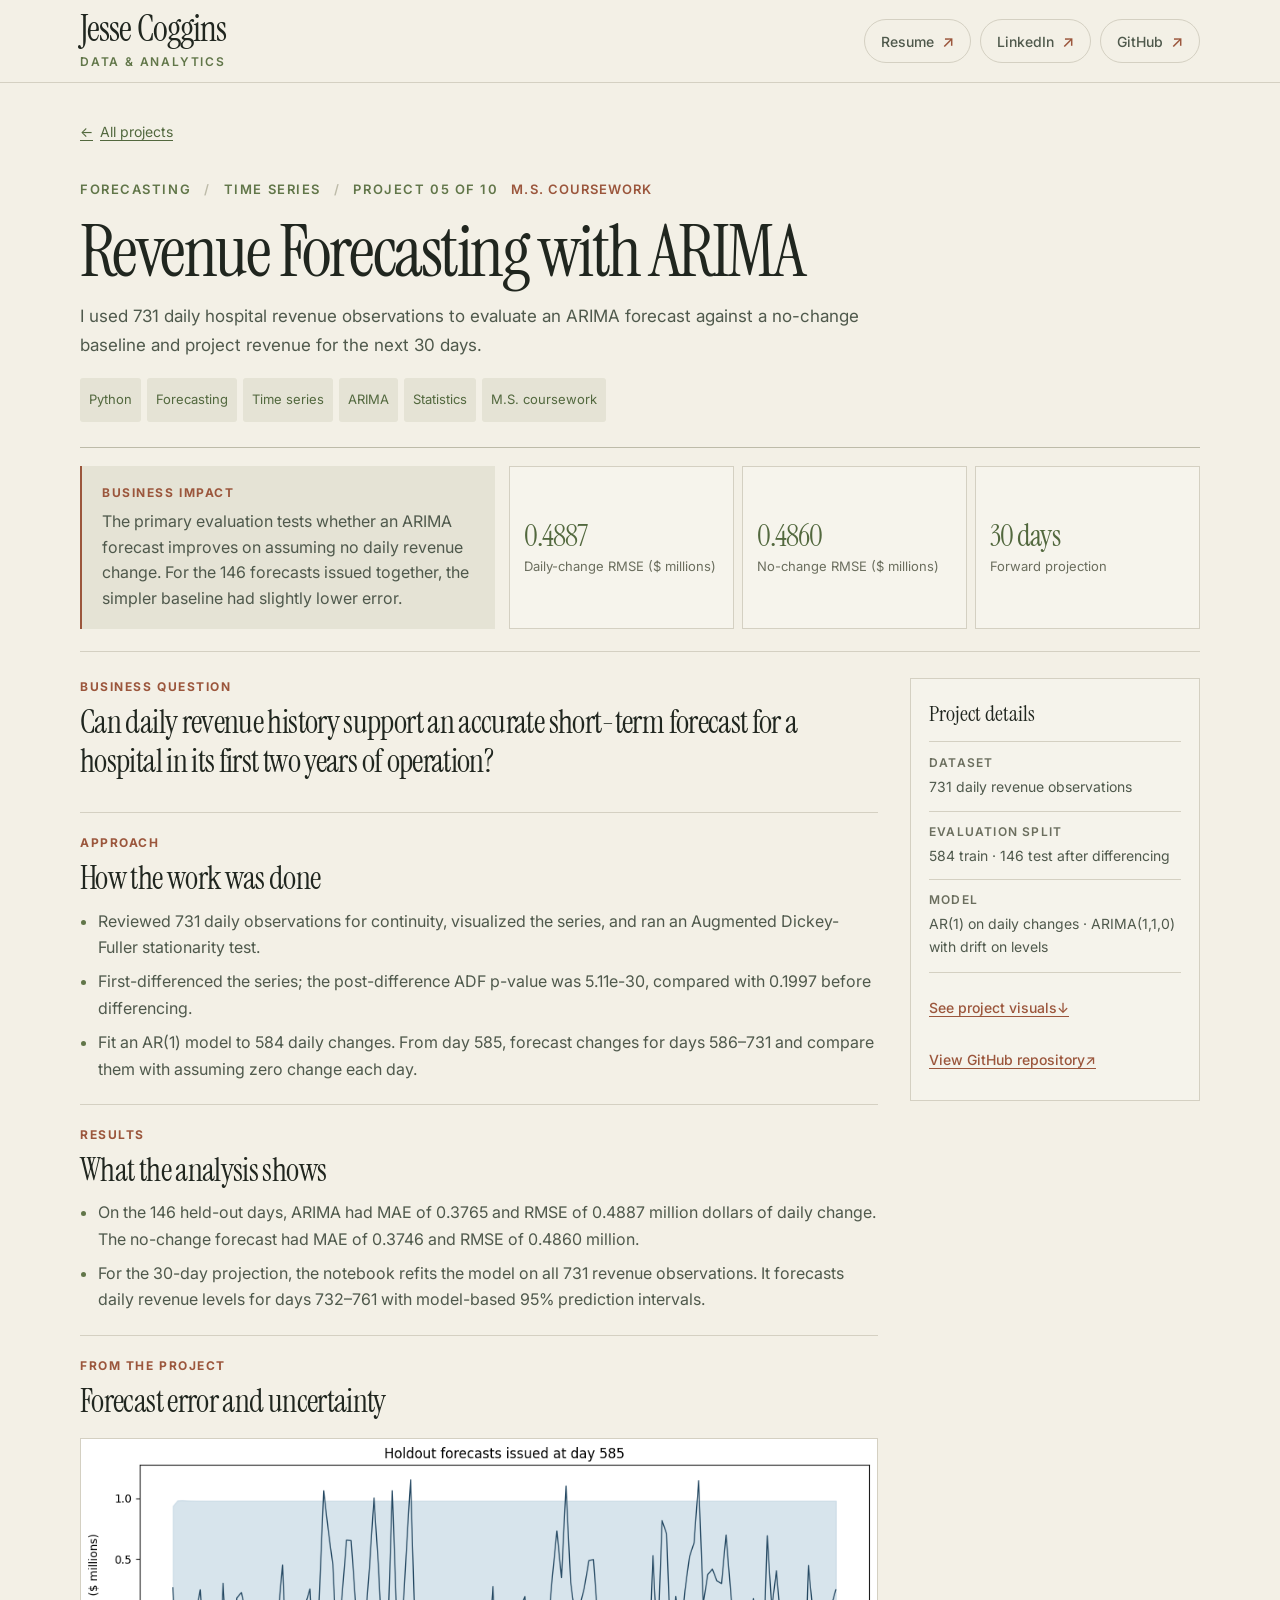
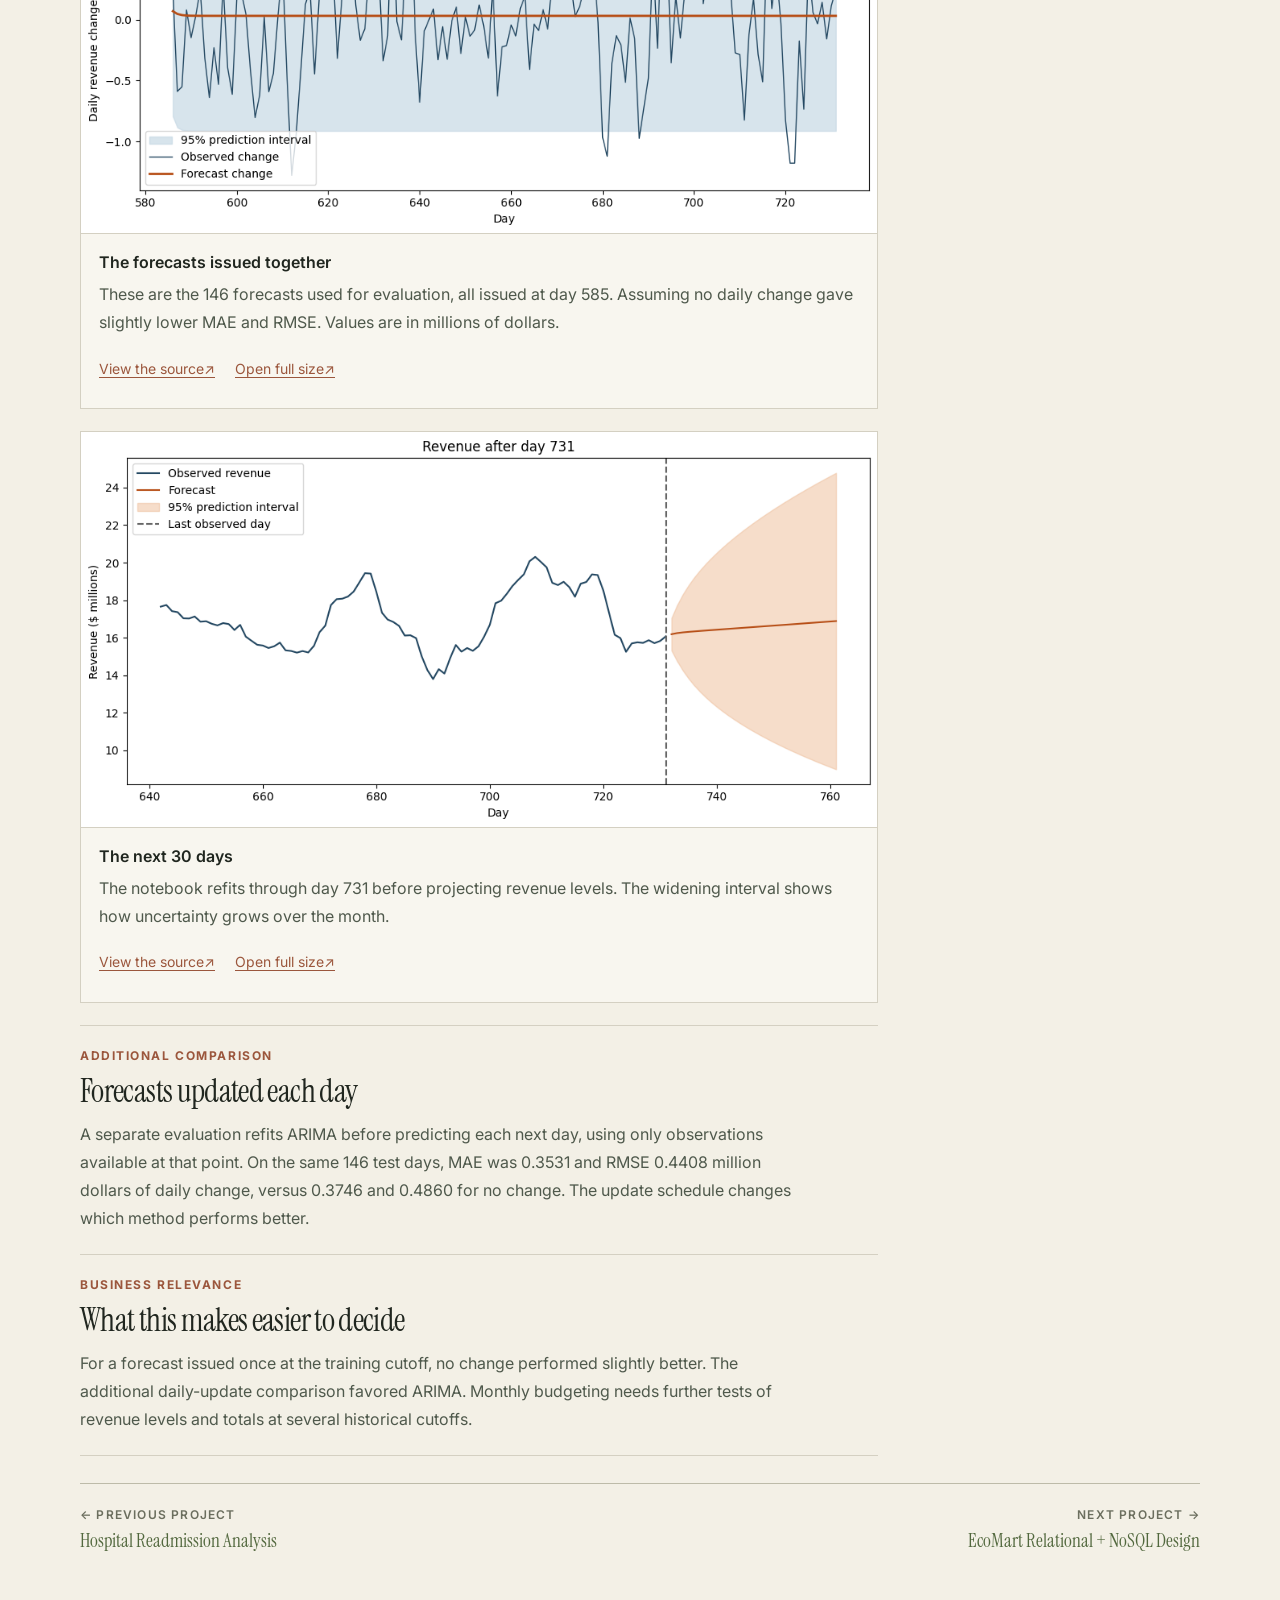
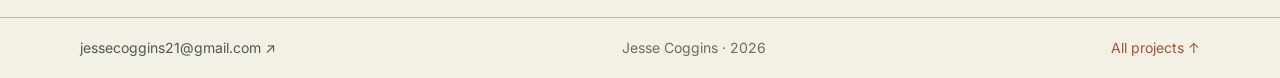
<file: project-revenue-forecasting.html>
<!DOCTYPE html>

<html lang="en">
<head>
<meta charset="utf-8"/>
<meta content="width=device-width, initial-scale=1.0" name="viewport"/>
<title>Revenue Forecasting with ARIMA — Jesse Coggins</title>
<meta content="I used 731 daily hospital revenue observations to evaluate an ARIMA forecast against a no-change baseline and project revenue for the next 30 days." name="description"/>
<meta content="Jesse Coggins" name="author"/>
<meta content="#f3f0e6" name="theme-color"/>
<link href="https://jessecoggins.github.io/project-revenue-forecasting.html" rel="canonical"/>
<meta content="article" property="og:type"/>
<meta content="Revenue Forecasting with ARIMA — Jesse Coggins" property="og:title"/>
<meta content="I used 731 daily hospital revenue observations to evaluate an ARIMA forecast against a no-change baseline and project revenue for the next 30 days." property="og:description"/>
<meta content="https://jessecoggins.github.io/project-revenue-forecasting.html" property="og:url"/>
<link href="assets/favicon.svg" rel="icon" type="image/svg+xml"/>
<link href="assets/favicon.svg" rel="shortcut icon"/>
<link href="https://fonts.googleapis.com" rel="preconnect"/>
<link crossorigin="" href="https://fonts.gstatic.com" rel="preconnect"/>
<link href="https://fonts.googleapis.com/css2?family=Inter:wght@400;500;600;700&amp;family=Instrument+Serif:ital@0;1&amp;family=JetBrains+Mono:wght@400;500&amp;display=swap" rel="stylesheet"/>
<link href="styles.css?v=reference-theme-20261106" rel="stylesheet"/>
<link href="project-detail.css?v=reference-theme-20261106" rel="stylesheet"/>
</head>
<body>
<a class="skip-link" href="#main">Skip to project summary</a>
<header class="site-header" id="top">
<div class="container header-inner">
<a aria-label="Jesse Coggins home" class="brand" href="index.html#top">
<span class="brand-name">Jesse Coggins</span>
<span class="brand-role">Data &amp; Analytics</span>
</a>
<nav aria-label="Professional links" class="profile-links">
<a class="profile-link" href="assets/resume/Jesse_Coggins_Resume.pdf?v=aligned-20261105" rel="noreferrer" target="_blank"><span>Resume</span><span aria-hidden="true" class="link-arrow">↗</span></a>
<a class="profile-link" href="https://www.linkedin.com/in/jessecoggins" rel="noreferrer" target="_blank"><span>LinkedIn</span><span aria-hidden="true" class="link-arrow">↗</span></a>
<a class="profile-link" href="https://github.com/jessecoggins" rel="noreferrer" target="_blank"><span>GitHub</span><span aria-hidden="true" class="link-arrow">↗</span></a>
</nav>
</div>
</header>
<main class="container detail-page" id="main">
<a class="detail-back" href="index.html#projects"><span aria-hidden="true">←</span> All projects</a>
<header class="detail-hero">
<div class="detail-meta">
<span>Forecasting</span><span class="meta-divider">/</span><span>Time series</span>
<span class="meta-divider">/</span><span>Project 05 of 10</span>
<span class="coursework">M.S. coursework</span>
</div>
<h1>Revenue Forecasting with ARIMA</h1>
<p class="detail-lede">I used 731 daily hospital revenue observations to evaluate an ARIMA forecast against a no-change baseline and project revenue for the next 30 days.</p>
<div aria-label="Project tags" class="detail-tags">
<a aria-label="Filter homepage projects by Python" class="detail-tag" href="index.html?tag=Python#projects">Python</a>
<a aria-label="Filter homepage projects by Forecasting" class="detail-tag" href="index.html?tag=Forecasting#projects">Forecasting</a>
<a aria-label="Filter homepage projects by Time series" class="detail-tag" href="index.html?tag=Time%20series#projects">Time series</a>
<a aria-label="Filter homepage projects by ARIMA" class="detail-tag" href="index.html?tag=ARIMA#projects">ARIMA</a>
<a aria-label="Filter homepage projects by Statistics" class="detail-tag" href="index.html?tag=Statistics#projects">Statistics</a>
<a aria-label="Filter homepage projects by M.S. coursework" class="detail-tag" href="index.html?tag=M.S.%20coursework#projects">M.S. coursework</a>
</div>
</header>
<div class="detail-overview">
<section aria-labelledby="impact-heading" class="impact-panel">
<p class="detail-label" id="impact-heading">Business impact</p>
<p>The primary evaluation tests whether an ARIMA forecast improves on assuming no daily revenue change. For the 146 forecasts issued together, the simpler baseline had slightly lower error.</p>
</section>
<div aria-label="Key project results" class="detail-metrics">
<div class="detail-metric"><strong>0.4887</strong><span>Daily-change RMSE ($ millions)</span></div>
<div class="detail-metric"><strong>0.4860</strong><span>No-change RMSE ($ millions)</span></div>
<div class="detail-metric"><strong>30 days</strong><span>Forward projection</span></div>
</div>
</div>
<div class="detail-content">
<article class="detail-story">
<section class="detail-section">
<p class="detail-label">Business question</p>
<h2>Can daily revenue history support an accurate short-term forecast for a hospital in its first two years of operation?</h2>
</section>
<section class="detail-section">
<p class="detail-label">Approach</p>
<h2>How the work was done</h2>
<ul><li>Reviewed 731 daily observations for continuity, visualized the series, and ran an Augmented Dickey-Fuller stationarity test.</li>
<li>First-differenced the series; the post-difference ADF p-value was 5.11e-30, compared with 0.1997 before differencing.</li>
<li>Fit an AR(1) model to 584 daily changes. From day 585, forecast changes for days 586–731 and compare them with assuming zero change each day.</li></ul>
</section>
<section class="detail-section">
<p class="detail-label">Results</p>
<h2>What the analysis shows</h2>
<ul><li>On the 146 held-out days, ARIMA had MAE of 0.3765 and RMSE of 0.4887 million dollars of daily change. The no-change forecast had MAE of 0.3746 and RMSE of 0.4860 million.</li>
<li>For the 30-day projection, the notebook refits the model on all 731 revenue observations. It forecasts daily revenue levels for days 732–761 with model-based 95% prediction intervals.</li>
</ul>
</section>
<section aria-labelledby="visuals-heading" class="detail-section project-visuals" id="project-visuals">
<p class="detail-label">From the project</p>
<h2 id="visuals-heading">Forecast error and uncertainty</h2>
<figure class="project-figure">
<a aria-label="Open full-size image: The chronological holdout" class="project-image-link" href="assets/project-visuals/revenue-holdout.png" rel="noreferrer" target="_blank">
<img alt="Observed daily revenue changes and ARIMA predictions for days 586 through 731, with individual 95 percent prediction intervals." decoding="async" height="490" loading="lazy" src="assets/project-visuals/revenue-holdout.png" width="990"/>
</a>
<figcaption>
<h3>The forecasts issued together</h3>
<p>These are the 146 forecasts used for evaluation, all issued at day 585. Assuming no daily change gave slightly lower MAE and RMSE. Values are in millions of dollars.</p>
<div class="project-figure-links"><a href="https://github.com/JesseCoggins/revenue-forecasting-arima/blob/main/notebooks/revenue_arima_forecast.ipynb" rel="noreferrer" target="_blank">View the source <span aria-hidden="true">↗</span></a><a href="assets/project-visuals/revenue-holdout.png" rel="noreferrer" target="_blank">Open full size <span aria-hidden="true">↗</span></a></div>
</figcaption>
</figure>
<figure class="project-figure">
<a aria-label="Open full-size image: The next 30 days" class="project-image-link" href="assets/project-visuals/revenue-forward.png" rel="noreferrer" target="_blank">
<img alt="Revenue forecast for days 732 through 761 with widening 95 percent prediction intervals after the final observed day." decoding="async" height="490" loading="lazy" src="assets/project-visuals/revenue-forward.png" width="989"/>
</a>
<figcaption>
<h3>The next 30 days</h3>
<p>The notebook refits through day 731 before projecting revenue levels. The widening interval shows how uncertainty grows over the month.</p>
<div class="project-figure-links"><a href="https://github.com/JesseCoggins/revenue-forecasting-arima/blob/main/notebooks/revenue_arima_forecast.ipynb" rel="noreferrer" target="_blank">View the source <span aria-hidden="true">↗</span></a><a href="assets/project-visuals/revenue-forward.png" rel="noreferrer" target="_blank">Open full size <span aria-hidden="true">↗</span></a></div>
</figcaption>
</figure>
</section>
<section class="detail-section" id="daily-update-comparison">
<p class="detail-label">Additional comparison</p>
<h2>Forecasts updated each day</h2>
<p>A separate evaluation refits ARIMA before predicting each next day, using only observations available at that point. On the same 146 test days, MAE was 0.3531 and RMSE 0.4408 million dollars of daily change, versus 0.3746 and 0.4860 for no change. The update schedule changes which method performs better.</p>
</section>
<section class="detail-section" style="margin-top:20px">
<p class="detail-label">Business relevance</p>
<h2>What this makes easier to decide</h2>
<p>For a forecast issued once at the training cutoff, no change performed slightly better. The additional daily-update comparison favored ARIMA. Monthly budgeting needs further tests of revenue levels and totals at several historical cutoffs.</p>
</section>
</article>
<aside aria-label="Project details and links" class="detail-aside">
<h2>Project details</h2>
<dl class="detail-facts"><div class="detail-fact"><dt>Dataset</dt><dd>731 daily revenue observations</dd></div>
<div class="detail-fact"><dt>Evaluation split</dt><dd>584 train · 146 test after differencing</dd></div>
<div class="detail-fact"><dt>Model</dt><dd>AR(1) on daily changes · ARIMA(1,1,0) with drift on levels</dd></div></dl>
<div class="detail-resource-links"><a href="#project-visuals">See project visuals <span aria-hidden="true">↓</span></a><a href="https://github.com/jessecoggins/revenue-forecasting-arima" rel="noreferrer" target="_blank">View GitHub repository <span aria-hidden="true">↗</span></a></div>
</aside>
</div>
<nav aria-label="Other projects" class="detail-pagination">
<a href="project-hospital-readmission.html"><span>← Previous project</span><strong>Hospital Readmission Analysis</strong></a><a href="project-ecomart-database-design.html"><span>Next project →</span><strong>EcoMart Relational + NoSQL Design</strong></a>
</nav>
</main>
<footer class="detail-footer">
<div class="container footer-inner">
<a href="mailto:jessecoggins21@gmail.com">jessecoggins21@gmail.com <span aria-hidden="true">↗</span></a>
<span>Jesse Coggins · 2026</span>
<a href="index.html#projects">All projects ↑</a>
</div>
</footer>

</body>
</html>
</file>
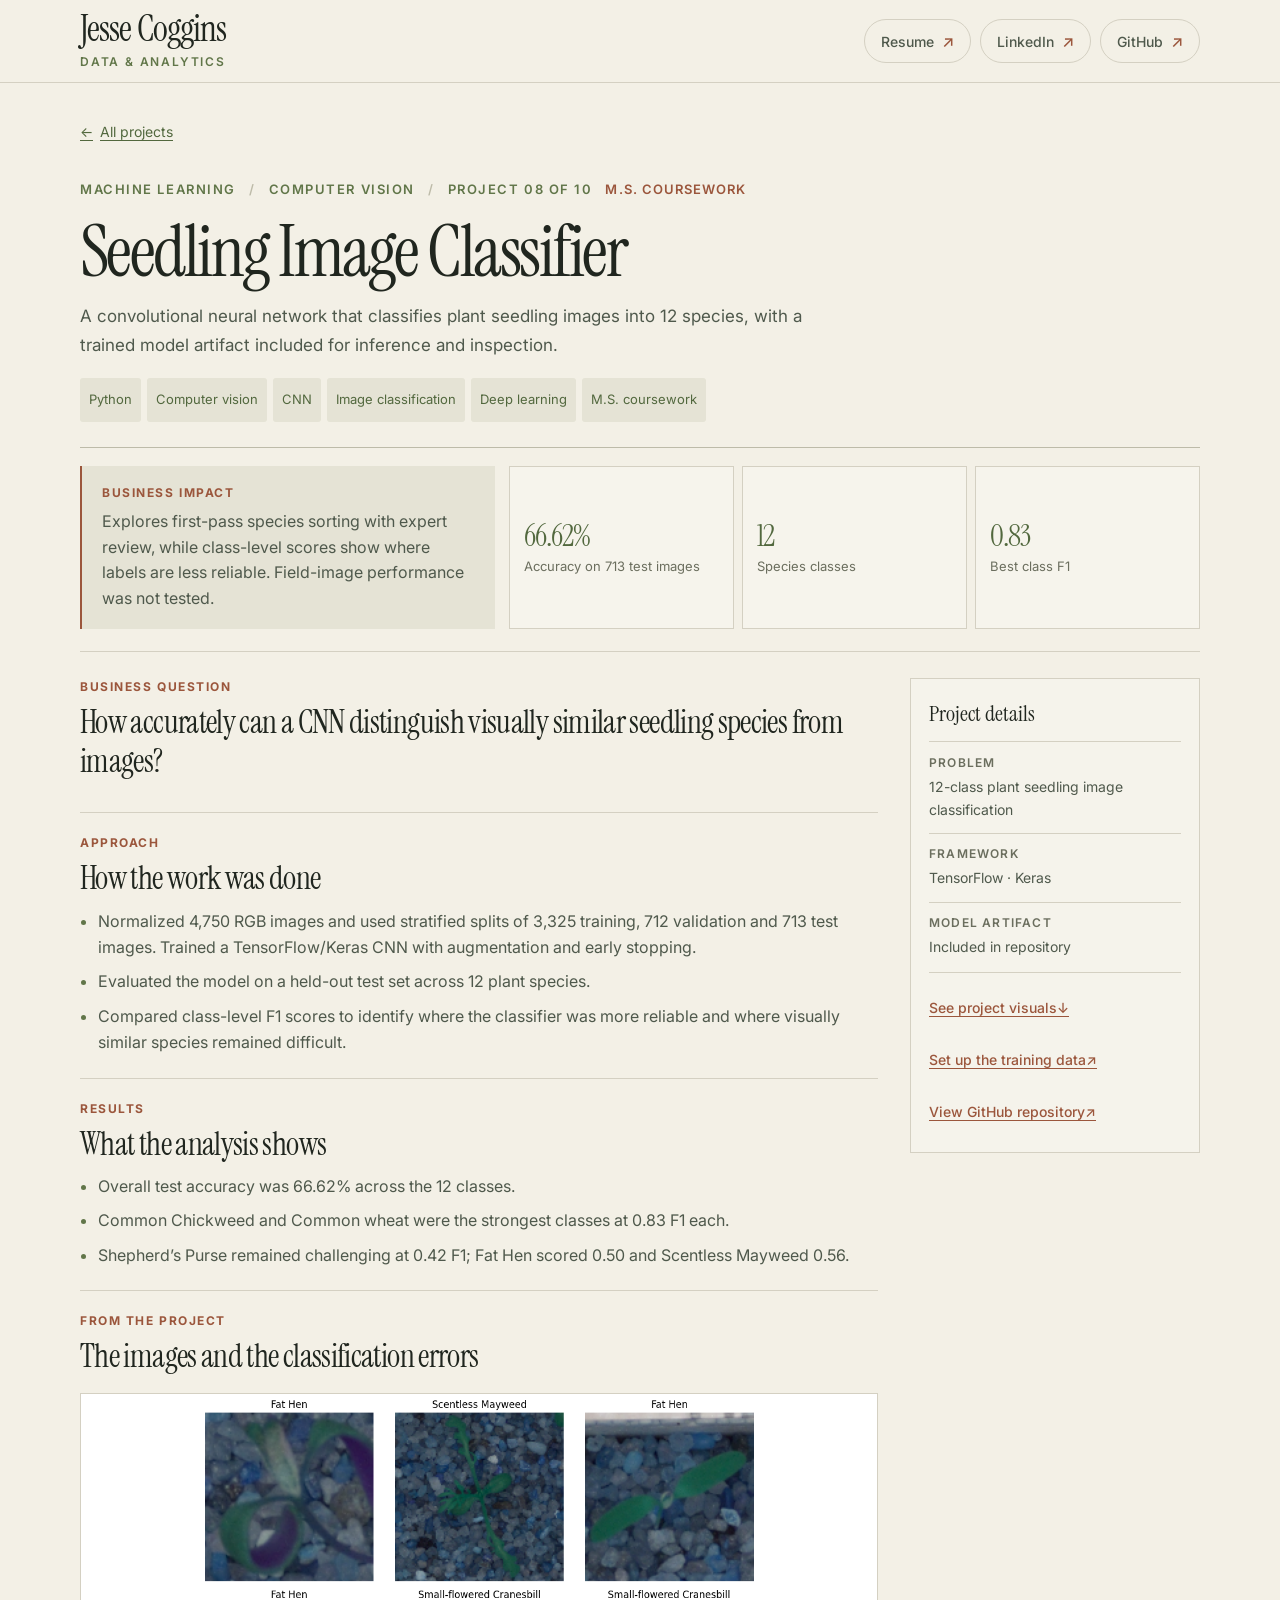
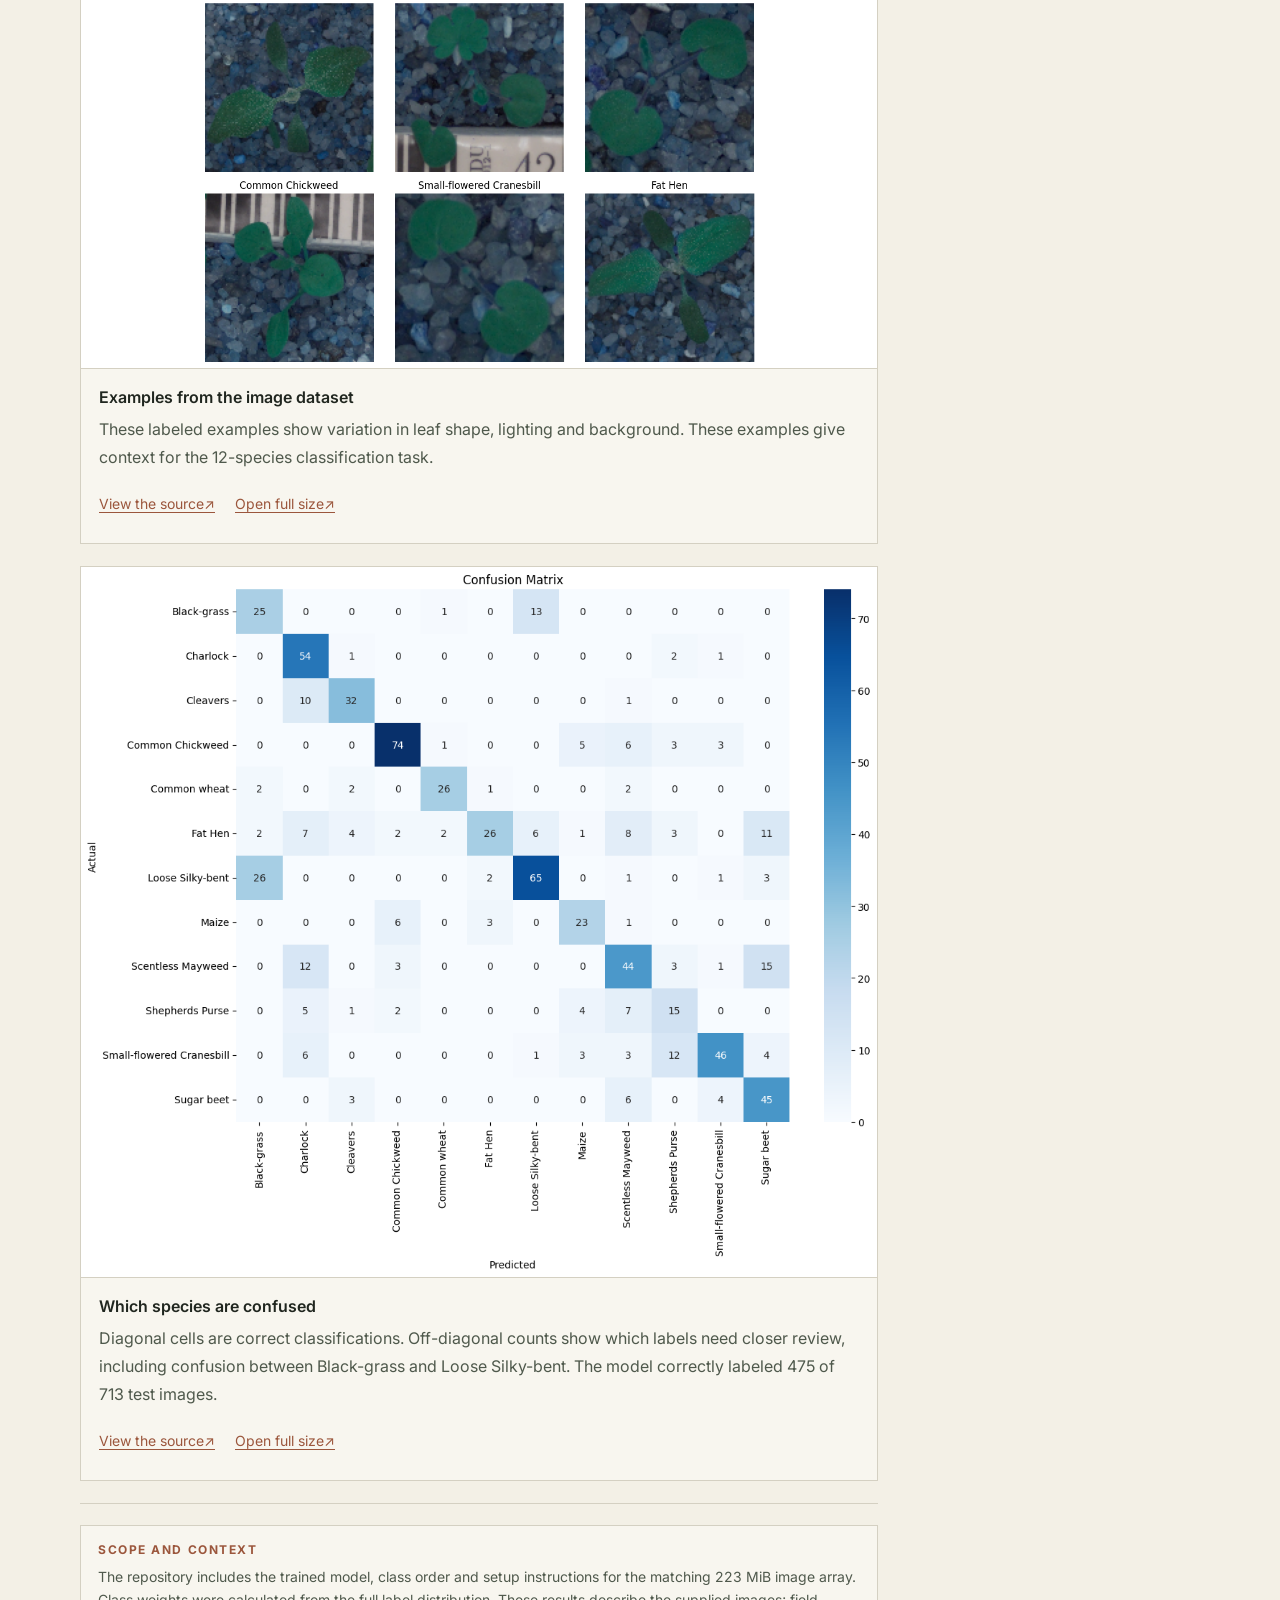
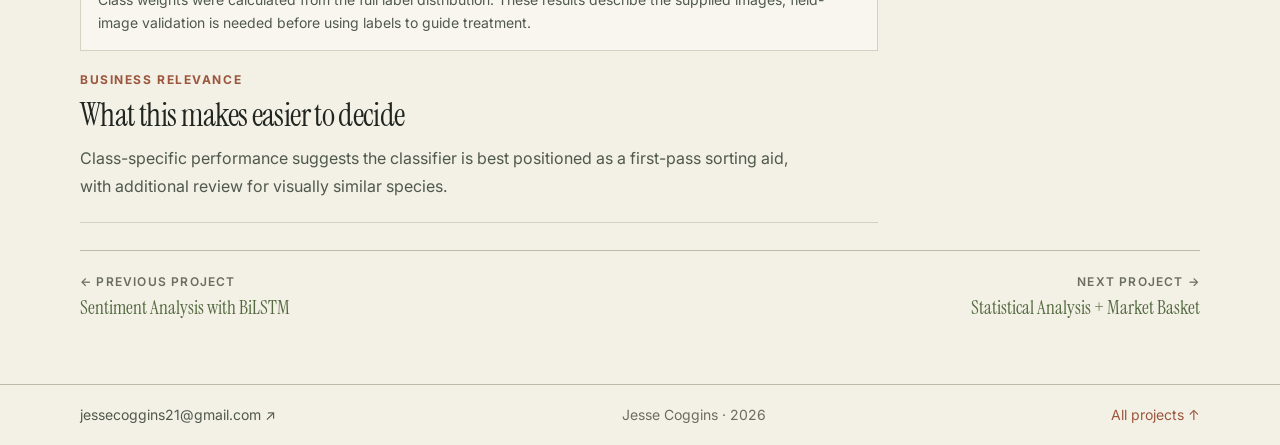
<file: project-seedling-image-classifier.html>
<!DOCTYPE html>

<html lang="en">
<head>
<meta charset="utf-8"/>
<meta content="width=device-width, initial-scale=1.0" name="viewport"/>
<title>Seedling Image Classifier — Jesse Coggins</title>
<meta content="A convolutional neural network that classifies plant seedling images into 12 species, with a trained model artifact included for inference and inspection." name="description"/>
<meta content="Jesse Coggins" name="author"/>
<meta content="#f3f0e6" name="theme-color"/>
<link href="https://jessecoggins.github.io/project-seedling-image-classifier.html" rel="canonical"/>
<meta content="article" property="og:type"/>
<meta content="Seedling Image Classifier — Jesse Coggins" property="og:title"/>
<meta content="A convolutional neural network that classifies plant seedling images into 12 species, with a trained model artifact included for inference and inspection." property="og:description"/>
<meta content="https://jessecoggins.github.io/project-seedling-image-classifier.html" property="og:url"/>
<link href="assets/favicon.svg" rel="icon" type="image/svg+xml"/>
<link href="assets/favicon.svg" rel="shortcut icon"/>
<link href="https://fonts.googleapis.com" rel="preconnect"/>
<link crossorigin="" href="https://fonts.gstatic.com" rel="preconnect"/>
<link href="https://fonts.googleapis.com/css2?family=Inter:wght@400;500;600;700&amp;family=Instrument+Serif:ital@0;1&amp;family=JetBrains+Mono:wght@400;500&amp;display=swap" rel="stylesheet"/>
<link href="styles.css?v=reference-theme-20261106" rel="stylesheet"/>
<link href="project-detail.css?v=reference-theme-20261106" rel="stylesheet"/>
</head>
<body>
<a class="skip-link" href="#main">Skip to project summary</a>
<header class="site-header" id="top">
<div class="container header-inner">
<a aria-label="Jesse Coggins home" class="brand" href="index.html#top">
<span class="brand-name">Jesse Coggins</span>
<span class="brand-role">Data &amp; Analytics</span>
</a>
<nav aria-label="Professional links" class="profile-links">
<a class="profile-link" href="assets/resume/Jesse_Coggins_Resume.pdf?v=aligned-20261105" rel="noreferrer" target="_blank"><span>Resume</span><span aria-hidden="true" class="link-arrow">↗</span></a>
<a class="profile-link" href="https://www.linkedin.com/in/jessecoggins" rel="noreferrer" target="_blank"><span>LinkedIn</span><span aria-hidden="true" class="link-arrow">↗</span></a>
<a class="profile-link" href="https://github.com/jessecoggins" rel="noreferrer" target="_blank"><span>GitHub</span><span aria-hidden="true" class="link-arrow">↗</span></a>
</nav>
</div>
</header>
<main class="container detail-page" id="main">
<a class="detail-back" href="index.html#projects"><span aria-hidden="true">←</span> All projects</a>
<header class="detail-hero">
<div class="detail-meta">
<span>Machine Learning</span><span class="meta-divider">/</span><span>Computer vision</span>
<span class="meta-divider">/</span><span>Project 08 of 10</span>
<span class="coursework">M.S. coursework</span>
</div>
<h1>Seedling Image Classifier</h1>
<p class="detail-lede">A convolutional neural network that classifies plant seedling images into 12 species, with a trained model artifact included for inference and inspection.</p>
<div aria-label="Project tags" class="detail-tags">
<a aria-label="Filter homepage projects by Python" class="detail-tag" href="index.html?tag=Python#projects">Python</a>
<a aria-label="Filter homepage projects by Computer vision" class="detail-tag" href="index.html?tag=Computer%20vision#projects">Computer vision</a>
<a aria-label="Filter homepage projects by CNN" class="detail-tag" href="index.html?tag=CNN#projects">CNN</a>
<a aria-label="Filter homepage projects by Image classification" class="detail-tag" href="index.html?tag=Image%20classification#projects">Image classification</a>
<a aria-label="Filter homepage projects by Deep learning" class="detail-tag" href="index.html?tag=Deep%20learning#projects">Deep learning</a>
<a aria-label="Filter homepage projects by M.S. coursework" class="detail-tag" href="index.html?tag=M.S.%20coursework#projects">M.S. coursework</a>
</div>
</header>
<div class="detail-overview">
<section aria-labelledby="impact-heading" class="impact-panel">
<p class="detail-label" id="impact-heading">Business impact</p>
<p>Explores first-pass species sorting with expert review, while class-level scores show where labels are less reliable. Field-image performance was not tested.</p>
</section>
<div aria-label="Key project results" class="detail-metrics">
<div class="detail-metric"><strong>66.62%</strong><span>Accuracy on 713 test images</span></div>
<div class="detail-metric"><strong>12</strong><span>Species classes</span></div>
<div class="detail-metric"><strong>0.83</strong><span>Best class F1</span></div>
</div>
</div>
<div class="detail-content">
<article class="detail-story">
<section class="detail-section">
<p class="detail-label">Business question</p>
<h2>How accurately can a CNN distinguish visually similar seedling species from images?</h2>
</section>
<section class="detail-section">
<p class="detail-label">Approach</p>
<h2>How the work was done</h2>
<ul><li>Normalized 4,750 RGB images and used stratified splits of 3,325 training, 712 validation and 713 test images. Trained a TensorFlow/Keras CNN with augmentation and early stopping.</li>
<li>Evaluated the model on a held-out test set across 12 plant species.</li>
<li>Compared class-level F1 scores to identify where the classifier was more reliable and where visually similar species remained difficult.</li></ul>
</section>
<section class="detail-section">
<p class="detail-label">Results</p>
<h2>What the analysis shows</h2>
<ul><li>Overall test accuracy was 66.62% across the 12 classes.</li>
<li>Common Chickweed and Common wheat were the strongest classes at 0.83 F1 each.</li>
<li>Shepherd’s Purse remained challenging at 0.42 F1; Fat Hen scored 0.50 and Scentless Mayweed 0.56.</li></ul>
</section>
<section aria-labelledby="visuals-heading" class="detail-section project-visuals" id="project-visuals">
<p class="detail-label">From the project</p>
<h2 id="visuals-heading">The images and the classification errors</h2>
<figure class="project-figure project-figure--portrait">
<a aria-label="Open full-size image: Examples from the image dataset" class="project-image-link" href="assets/project-visuals/seedling-examples.png" rel="noreferrer" target="_blank">
<img alt="Nine labeled photographs showing seedlings from the course image dataset." decoding="async" height="990" loading="lazy" src="assets/project-visuals/seedling-examples.png" width="966"/>
</a>
<figcaption>
<h3>Examples from the image dataset</h3>
<p>These labeled examples show variation in leaf shape, lighting and background. These examples give context for the 12-species classification task.</p>
<div class="project-figure-links"><a href="https://github.com/JesseCoggins/seedling-image-classifier/blob/main/data/README.md" rel="noreferrer" target="_blank">View the source <span aria-hidden="true">↗</span></a><a href="assets/project-visuals/seedling-examples.png" rel="noreferrer" target="_blank">Open full size <span aria-hidden="true">↗</span></a></div>
</figcaption>
</figure>
<figure class="project-figure">
<a aria-label="Open full-size image: Which species are confused" class="project-image-link" href="assets/project-visuals/seedling-confusion.png" rel="noreferrer" target="_blank">
<img alt="Current saved confusion matrix for 713 held-out images across 12 seedling species." decoding="async" height="989" loading="lazy" src="assets/project-visuals/seedling-confusion.png" width="1109"/>
</a>
<figcaption><h3>Which species are confused</h3><p>Diagonal cells are correct classifications. Off-diagonal counts show which labels need closer review, including confusion between Black-grass and Loose Silky-bent. The model correctly labeled 475 of 713 test images.</p>
<div class="project-figure-links"><a href="https://github.com/JesseCoggins/seedling-image-classifier/blob/main/notebooks/seedling_cnn_classifier.ipynb" rel="noreferrer" target="_blank">View the source <span aria-hidden="true">↗</span></a><a href="assets/project-visuals/seedling-confusion.png" rel="noreferrer" target="_blank">Open full size <span aria-hidden="true">↗</span></a></div>
</figcaption>
</figure>
</section>
<aside class="detail-note"><p class="detail-label">Scope and context</p><p>The repository includes the trained model, class order and setup instructions for the matching 223 MiB image array. Class weights were calculated from the full label distribution. These results describe the supplied images; field-image validation is needed before using labels to guide treatment.</p></aside>
<section class="detail-section" style="margin-top:20px">
<p class="detail-label">Business relevance</p>
<h2>What this makes easier to decide</h2>
<p>Class-specific performance suggests the classifier is best positioned as a first-pass sorting aid, with additional review for visually similar species.</p>
</section>
</article>
<aside aria-label="Project details and links" class="detail-aside">
<h2>Project details</h2>
<dl class="detail-facts"><div class="detail-fact"><dt>Problem</dt><dd>12-class plant seedling image classification</dd></div>
<div class="detail-fact"><dt>Framework</dt><dd>TensorFlow · Keras</dd></div>
<div class="detail-fact"><dt>Model artifact</dt><dd>Included in repository</dd></div></dl>
<div class="detail-resource-links"><a href="#project-visuals">See project visuals <span aria-hidden="true">↓</span></a><a href="https://github.com/JesseCoggins/seedling-image-classifier/blob/main/data/README.md" rel="noreferrer" target="_blank">Set up the training data <span aria-hidden="true">↗</span></a><a href="https://github.com/jessecoggins/seedling-image-classifier" rel="noreferrer" target="_blank">View GitHub repository <span aria-hidden="true">↗</span></a></div>
</aside>
</div>
<nav aria-label="Other projects" class="detail-pagination">
<a href="project-sentiment-analysis-bilstm.html"><span>← Previous project</span><strong>Sentiment Analysis with BiLSTM</strong></a><a href="project-statistical-analysis-market-basket.html"><span>Next project →</span><strong>Statistical Analysis + Market Basket</strong></a>
</nav>
</main>
<footer class="detail-footer">
<div class="container footer-inner">
<a href="mailto:jessecoggins21@gmail.com">jessecoggins21@gmail.com <span aria-hidden="true">↗</span></a>
<span>Jesse Coggins · 2026</span>
<a href="index.html#projects">All projects ↑</a>
</div>
</footer>

</body>
</html>
</file>
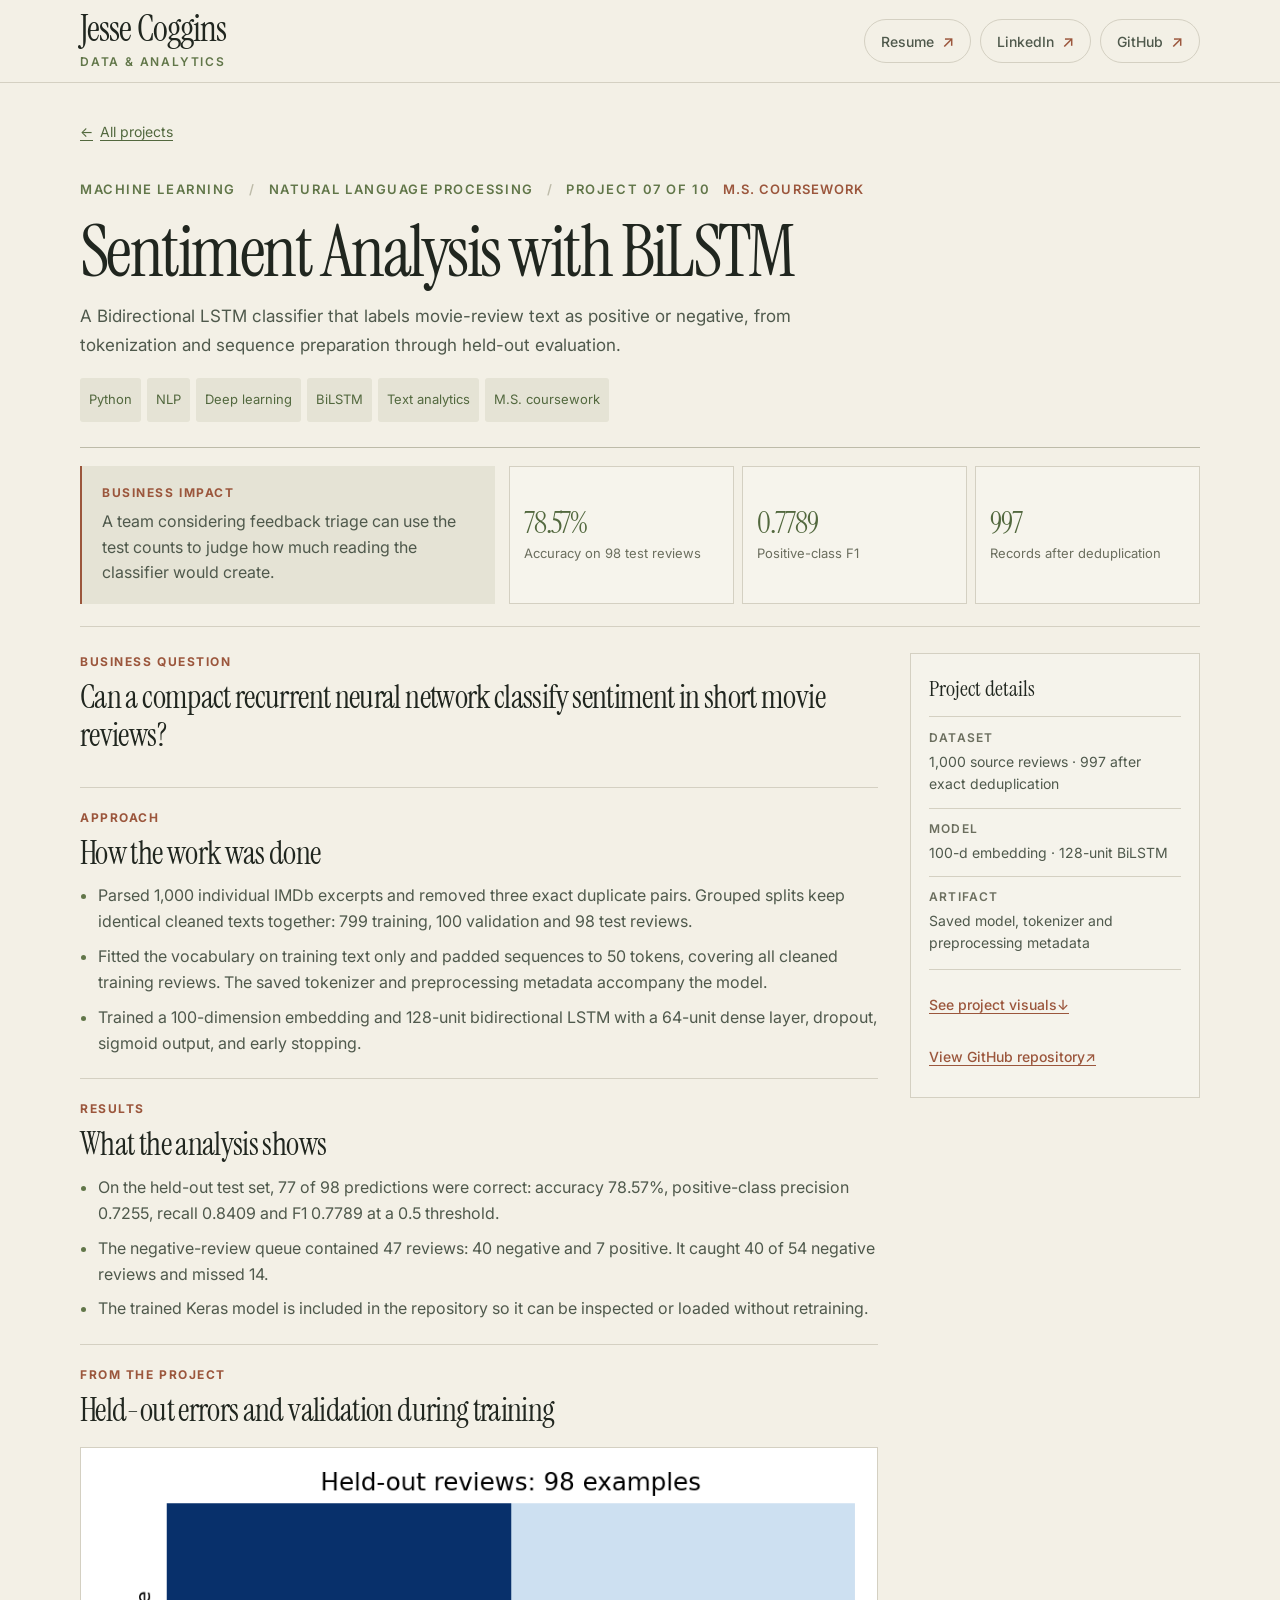
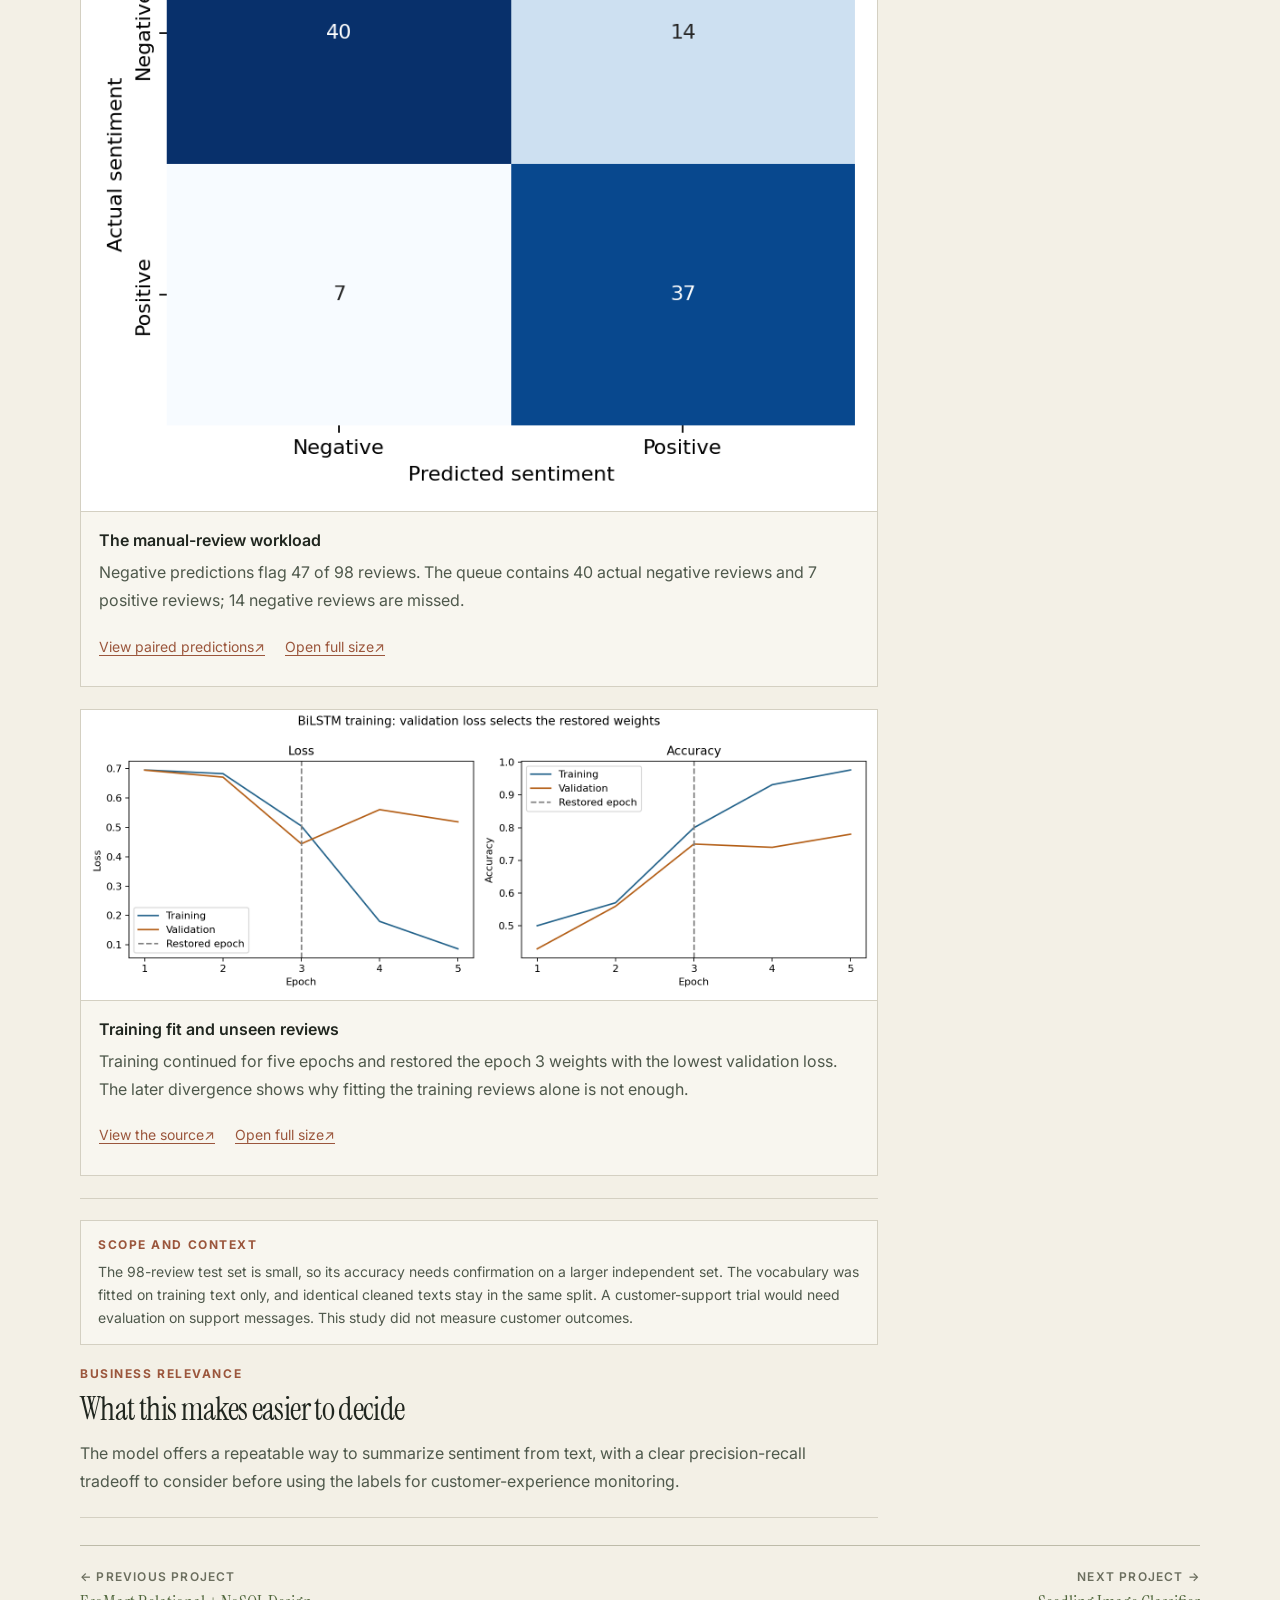
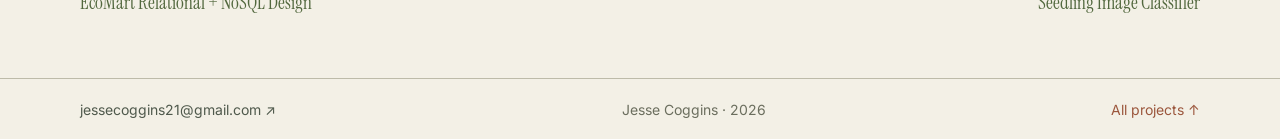
<file: project-sentiment-analysis-bilstm.html>
<!DOCTYPE html>

<html lang="en">
<head>
<meta charset="utf-8"/>
<meta content="width=device-width, initial-scale=1.0" name="viewport"/>
<title>Sentiment Analysis with BiLSTM — Jesse Coggins</title>
<meta content="A Bidirectional LSTM classifier that labels movie-review text as positive or negative, from tokenization and sequence preparation through held-out evaluation." name="description"/>
<meta content="Jesse Coggins" name="author"/>
<meta content="#f3f0e6" name="theme-color"/>
<link href="https://jessecoggins.github.io/project-sentiment-analysis-bilstm.html" rel="canonical"/>
<meta content="article" property="og:type"/>
<meta content="Sentiment Analysis with BiLSTM — Jesse Coggins" property="og:title"/>
<meta content="A Bidirectional LSTM classifier that labels movie-review text as positive or negative, from tokenization and sequence preparation through held-out evaluation." property="og:description"/>
<meta content="https://jessecoggins.github.io/project-sentiment-analysis-bilstm.html" property="og:url"/>
<link href="assets/favicon.svg" rel="icon" type="image/svg+xml"/>
<link href="assets/favicon.svg" rel="shortcut icon"/>
<link href="https://fonts.googleapis.com" rel="preconnect"/>
<link crossorigin="" href="https://fonts.gstatic.com" rel="preconnect"/>
<link href="https://fonts.googleapis.com/css2?family=Inter:wght@400;500;600;700&amp;family=Instrument+Serif:ital@0;1&amp;family=JetBrains+Mono:wght@400;500&amp;display=swap" rel="stylesheet"/>
<link href="styles.css?v=reference-theme-20261106" rel="stylesheet"/>
<link href="project-detail.css?v=reference-theme-20261106" rel="stylesheet"/>
</head>
<body>
<a class="skip-link" href="#main">Skip to project summary</a>
<header class="site-header" id="top">
<div class="container header-inner">
<a aria-label="Jesse Coggins home" class="brand" href="index.html#top">
<span class="brand-name">Jesse Coggins</span>
<span class="brand-role">Data &amp; Analytics</span>
</a>
<nav aria-label="Professional links" class="profile-links">
<a class="profile-link" href="assets/resume/Jesse_Coggins_Resume.pdf?v=aligned-20261105" rel="noreferrer" target="_blank"><span>Resume</span><span aria-hidden="true" class="link-arrow">↗</span></a>
<a class="profile-link" href="https://www.linkedin.com/in/jessecoggins" rel="noreferrer" target="_blank"><span>LinkedIn</span><span aria-hidden="true" class="link-arrow">↗</span></a>
<a class="profile-link" href="https://github.com/jessecoggins" rel="noreferrer" target="_blank"><span>GitHub</span><span aria-hidden="true" class="link-arrow">↗</span></a>
</nav>
</div>
</header>
<main class="container detail-page" id="main">
<a class="detail-back" href="index.html#projects"><span aria-hidden="true">←</span> All projects</a>
<header class="detail-hero">
<div class="detail-meta">
<span>Machine Learning</span><span class="meta-divider">/</span><span>Natural language processing</span>
<span class="meta-divider">/</span><span>Project 07 of 10</span>
<span class="coursework">M.S. coursework</span>
</div>
<h1>Sentiment Analysis with BiLSTM</h1>
<p class="detail-lede">A Bidirectional LSTM classifier that labels movie-review text as positive or negative, from tokenization and sequence preparation through held-out evaluation.</p>
<div aria-label="Project tags" class="detail-tags">
<a aria-label="Filter homepage projects by Python" class="detail-tag" href="index.html?tag=Python#projects">Python</a>
<a aria-label="Filter homepage projects by NLP" class="detail-tag" href="index.html?tag=NLP#projects">NLP</a>
<a aria-label="Filter homepage projects by Deep learning" class="detail-tag" href="index.html?tag=Deep%20learning#projects">Deep learning</a>
<a aria-label="Filter homepage projects by BiLSTM" class="detail-tag" href="index.html?tag=BiLSTM#projects">BiLSTM</a>
<a aria-label="Filter homepage projects by Text analytics" class="detail-tag" href="index.html?tag=Text%20analytics#projects">Text analytics</a>
<a aria-label="Filter homepage projects by M.S. coursework" class="detail-tag" href="index.html?tag=M.S.%20coursework#projects">M.S. coursework</a>
</div>
</header>
<div class="detail-overview">
<section aria-labelledby="impact-heading" class="impact-panel">
<p class="detail-label" id="impact-heading">Business impact</p>
<p>A team considering feedback triage can use the test counts to judge how much reading the classifier would create.</p>
</section>
<div aria-label="Key project results" class="detail-metrics">
<div class="detail-metric"><strong>78.57%</strong><span>Accuracy on 98 test reviews</span></div>
<div class="detail-metric"><strong>0.7789</strong><span>Positive-class F1</span></div>
<div class="detail-metric"><strong>997</strong><span>Records after deduplication</span></div>
</div>
</div>
<div class="detail-content">
<article class="detail-story">
<section class="detail-section">
<p class="detail-label">Business question</p>
<h2>Can a compact recurrent neural network classify sentiment in short movie reviews?</h2>
</section>
<section class="detail-section">
<p class="detail-label">Approach</p>
<h2>How the work was done</h2>
<ul><li>Parsed 1,000 individual IMDb excerpts and removed three exact duplicate pairs. Grouped splits keep identical cleaned texts together: 799 training, 100 validation and 98 test reviews.</li>
<li>Fitted the vocabulary on training text only and padded sequences to 50 tokens, covering all cleaned training reviews. The saved tokenizer and preprocessing metadata accompany the model.</li>
<li>Trained a 100-dimension embedding and 128-unit bidirectional LSTM with a 64-unit dense layer, dropout, sigmoid output, and early stopping.</li></ul>
</section>
<section class="detail-section">
<p class="detail-label">Results</p>
<h2>What the analysis shows</h2>
<ul><li>On the held-out test set, 77 of 98 predictions were correct: accuracy 78.57%, positive-class precision 0.7255, recall 0.8409 and F1 0.7789 at a 0.5 threshold.</li>
<li>The negative-review queue contained 47 reviews: 40 negative and 7 positive. It caught 40 of 54 negative reviews and missed 14.</li>
<li>The trained Keras model is included in the repository so it can be inspected or loaded without retraining.</li></ul>
</section>
<section aria-labelledby="visuals-heading" class="detail-section project-visuals" id="project-visuals">
<p class="detail-label">From the project</p>
<h2 id="visuals-heading">Held-out errors and validation during training</h2>
<figure class="project-figure">
<a aria-label="Open full-size held-out sentiment confusion matrix" class="project-image-link" href="assets/images/sentiment-test-confusion.png" rel="noreferrer" target="_blank">
<img alt="Confusion matrix for 98 reviews: 40 negative and 37 positive classified correctly, with 14 negative and 7 positive reviews misclassified." decoding="async" height="720" loading="lazy" src="assets/images/sentiment-test-confusion.png" width="864"/>
</a>
<figcaption><h3>The manual-review workload</h3><p>Negative predictions flag 47 of 98 reviews. The queue contains 40 actual negative reviews and 7 positive reviews; 14 negative reviews are missed.</p>
<div class="project-figure-links"><a href="https://github.com/JesseCoggins/sentiment-analysis-bilstm/blob/main/data/test_predictions.csv" rel="noreferrer" target="_blank">View paired predictions <span aria-hidden="true">↗</span></a><a href="assets/images/sentiment-test-confusion.png" rel="noreferrer" target="_blank">Open full size <span aria-hidden="true">↗</span></a></div>
</figcaption>
</figure>
<figure class="project-figure">
<a aria-label="Open full-size image: Training fit and unseen reviews" class="project-image-link" href="assets/images/sentiment-training-history.png" rel="noreferrer" target="_blank">
<img alt="Training and validation curves across five epochs; validation loss selects the restored epoch 3 weights." decoding="async" height="640" loading="lazy" src="assets/images/sentiment-training-history.png" width="1760"/>
</a>
<figcaption>
<h3>Training fit and unseen reviews</h3>
<p>Training continued for five epochs and restored the epoch 3 weights with the lowest validation loss. The later divergence shows why fitting the training reviews alone is not enough.</p>
<div class="project-figure-links"><a href="https://github.com/JesseCoggins/sentiment-analysis-bilstm/blob/main/notebooks/sentiment_bilstm.ipynb" rel="noreferrer" target="_blank">View the source <span aria-hidden="true">↗</span></a><a href="assets/images/sentiment-training-history.png" rel="noreferrer" target="_blank">Open full size <span aria-hidden="true">↗</span></a></div>
</figcaption>
</figure>
</section>
<aside class="detail-note"><p class="detail-label">Scope and context</p><p>The 98-review test set is small, so its accuracy needs confirmation on a larger independent set. The vocabulary was fitted on training text only, and identical cleaned texts stay in the same split. A customer-support trial would need evaluation on support messages. This study did not measure customer outcomes.</p></aside>
<section class="detail-section" style="margin-top:20px">
<p class="detail-label">Business relevance</p>
<h2>What this makes easier to decide</h2>
<p>The model offers a repeatable way to summarize sentiment from text, with a clear precision-recall tradeoff to consider before using the labels for customer-experience monitoring.</p>
</section>
</article>
<aside aria-label="Project details and links" class="detail-aside">
<h2>Project details</h2>
<dl class="detail-facts"><div class="detail-fact"><dt>Dataset</dt><dd>1,000 source reviews · 997 after exact deduplication</dd></div>
<div class="detail-fact"><dt>Model</dt><dd>100-d embedding · 128-unit BiLSTM</dd></div>
<div class="detail-fact"><dt>Artifact</dt><dd>Saved model, tokenizer and preprocessing metadata</dd></div></dl>
<div class="detail-resource-links"><a href="#project-visuals">See project visuals <span aria-hidden="true">↓</span></a><a href="https://github.com/jessecoggins/sentiment-analysis-bilstm" rel="noreferrer" target="_blank">View GitHub repository <span aria-hidden="true">↗</span></a></div>
</aside>
</div>
<nav aria-label="Other projects" class="detail-pagination">
<a href="project-ecomart-database-design.html"><span>← Previous project</span><strong>EcoMart Relational + NoSQL Design</strong></a><a href="project-seedling-image-classifier.html"><span>Next project →</span><strong>Seedling Image Classifier</strong></a>
</nav>
</main>
<footer class="detail-footer">
<div class="container footer-inner">
<a href="mailto:jessecoggins21@gmail.com">jessecoggins21@gmail.com <span aria-hidden="true">↗</span></a>
<span>Jesse Coggins · 2026</span>
<a href="index.html#projects">All projects ↑</a>
</div>
</footer>

</body>
</html>
</file>
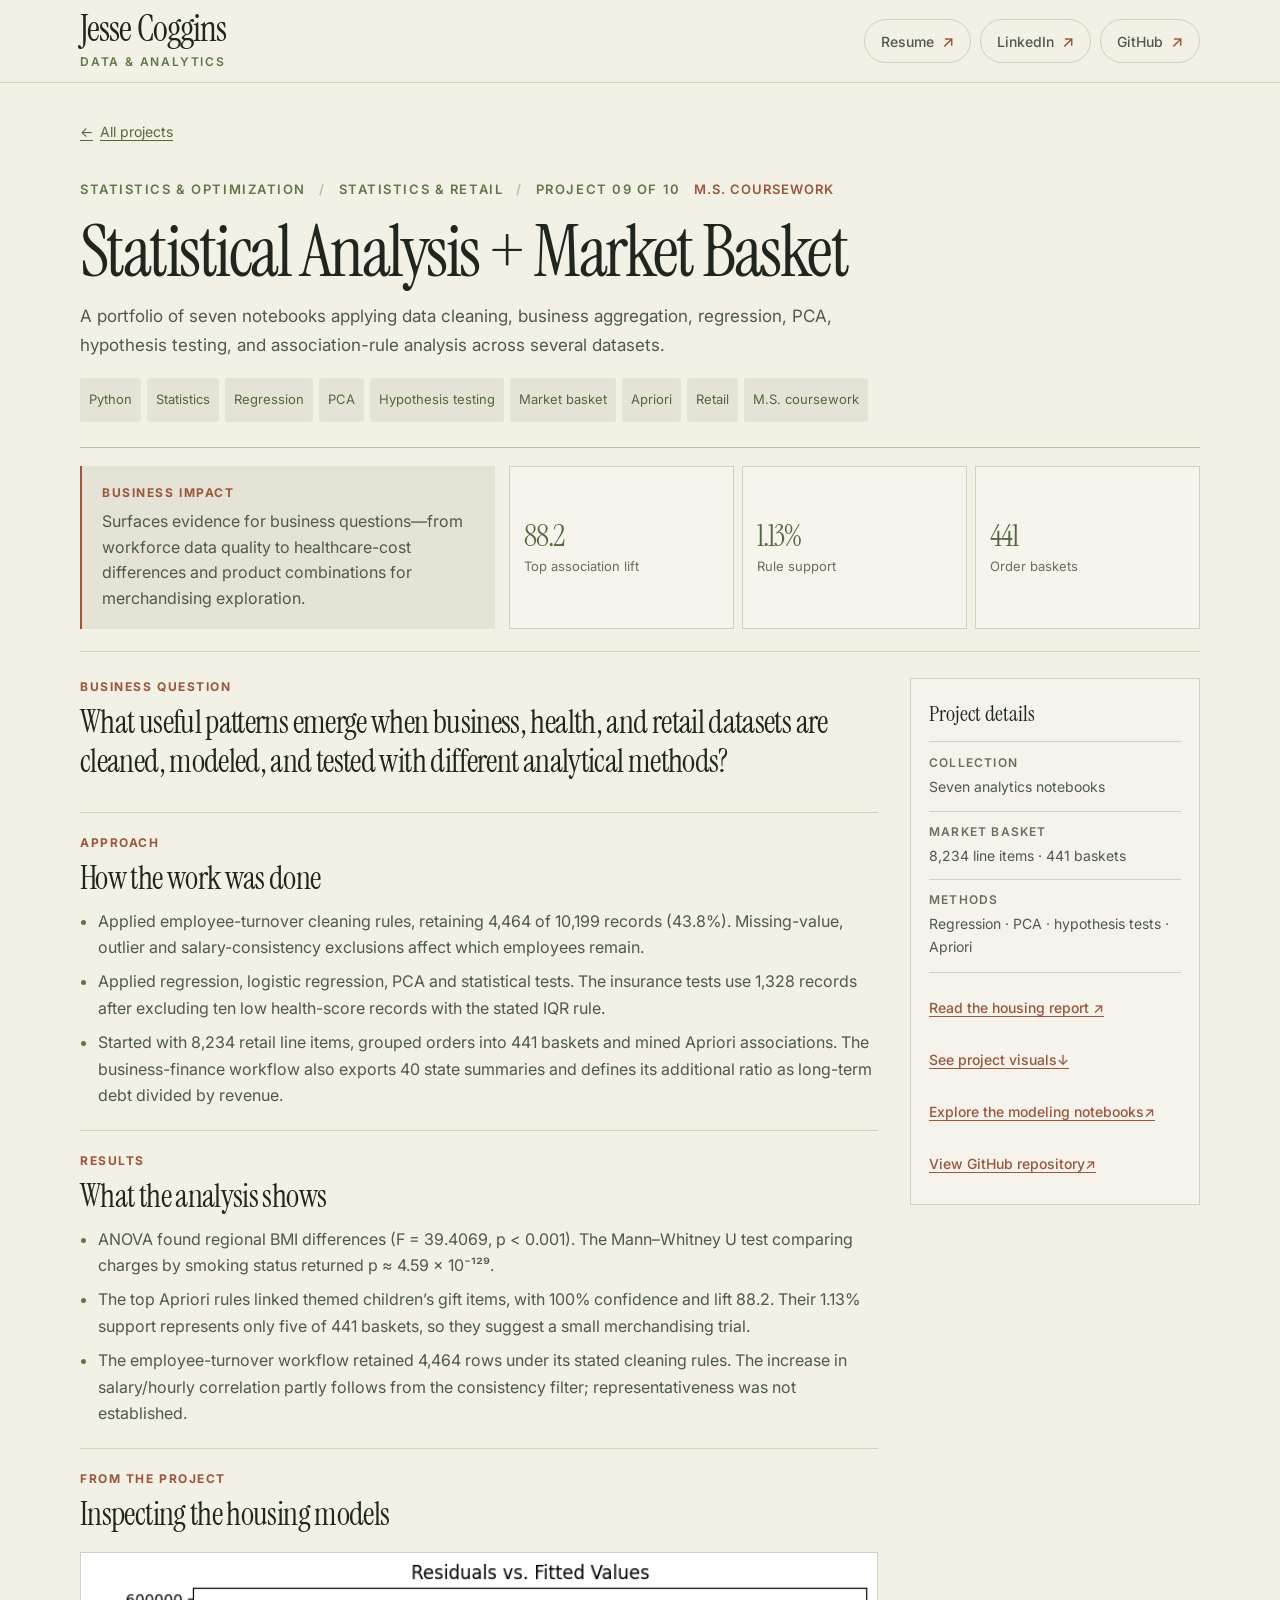
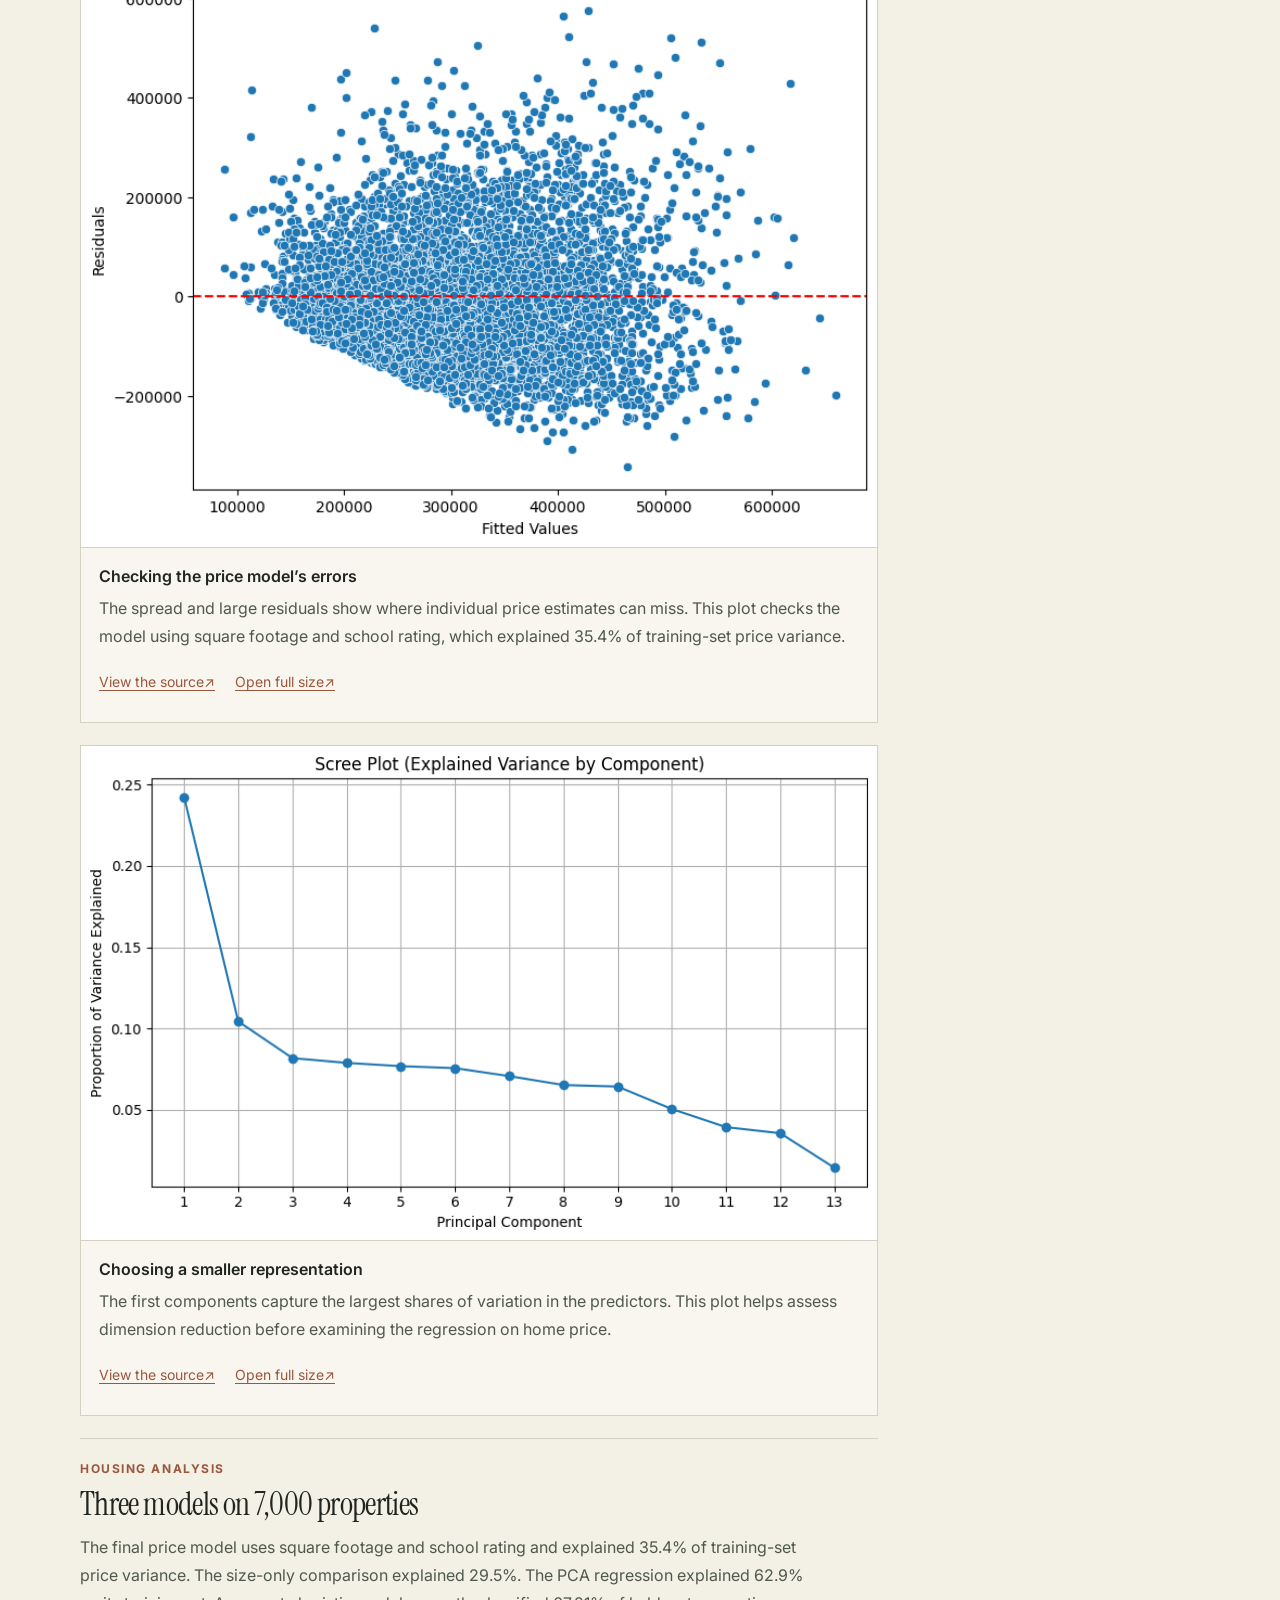
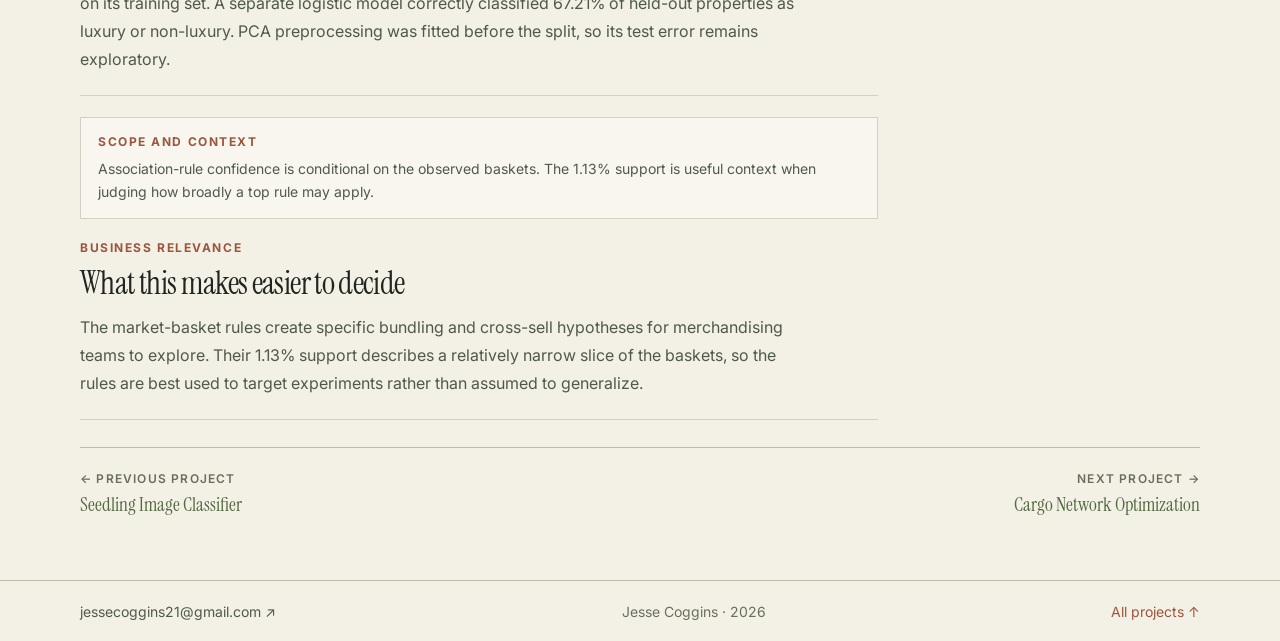
<file: project-statistical-analysis-market-basket.html>
<!DOCTYPE html>

<html lang="en">
<head>
<meta charset="utf-8"/>
<meta content="width=device-width, initial-scale=1.0" name="viewport"/>
<title>Statistical Analysis + Market Basket — Jesse Coggins</title>
<meta content="A portfolio of seven notebooks applying data cleaning, business aggregation, regression, PCA, hypothesis testing, and association-rule analysis across several datasets." name="description"/>
<meta content="Jesse Coggins" name="author"/>
<meta content="#f3f0e6" name="theme-color"/>
<link href="https://jessecoggins.github.io/project-statistical-analysis-market-basket.html" rel="canonical"/>
<meta content="article" property="og:type"/>
<meta content="Statistical Analysis + Market Basket — Jesse Coggins" property="og:title"/>
<meta content="A portfolio of seven notebooks applying data cleaning, business aggregation, regression, PCA, hypothesis testing, and association-rule analysis across several datasets." property="og:description"/>
<meta content="https://jessecoggins.github.io/project-statistical-analysis-market-basket.html" property="og:url"/>
<link href="assets/favicon.svg" rel="icon" type="image/svg+xml"/>
<link href="assets/favicon.svg" rel="shortcut icon"/>
<link href="https://fonts.googleapis.com" rel="preconnect"/>
<link crossorigin="" href="https://fonts.gstatic.com" rel="preconnect"/>
<link href="https://fonts.googleapis.com/css2?family=Inter:wght@400;500;600;700&amp;family=Instrument+Serif:ital@0;1&amp;family=JetBrains+Mono:wght@400;500&amp;display=swap" rel="stylesheet"/>
<link href="styles.css?v=reference-theme-20261106" rel="stylesheet"/>
<link href="project-detail.css?v=reference-theme-20261106" rel="stylesheet"/>
</head>
<body>
<a class="skip-link" href="#main">Skip to project summary</a>
<header class="site-header" id="top">
<div class="container header-inner">
<a aria-label="Jesse Coggins home" class="brand" href="index.html#top">
<span class="brand-name">Jesse Coggins</span>
<span class="brand-role">Data &amp; Analytics</span>
</a>
<nav aria-label="Professional links" class="profile-links">
<a class="profile-link" href="assets/resume/Jesse_Coggins_Resume.pdf?v=aligned-20261105" rel="noreferrer" target="_blank"><span>Resume</span><span aria-hidden="true" class="link-arrow">↗</span></a>
<a class="profile-link" href="https://www.linkedin.com/in/jessecoggins" rel="noreferrer" target="_blank"><span>LinkedIn</span><span aria-hidden="true" class="link-arrow">↗</span></a>
<a class="profile-link" href="https://github.com/jessecoggins" rel="noreferrer" target="_blank"><span>GitHub</span><span aria-hidden="true" class="link-arrow">↗</span></a>
</nav>
</div>
</header>
<main class="container detail-page" id="main">
<a class="detail-back" href="index.html#projects"><span aria-hidden="true">←</span> All projects</a>
<header class="detail-hero">
<div class="detail-meta">
<span>Statistics &amp; Optimization</span><span class="meta-divider">/</span><span>Statistics &amp; retail</span>
<span class="meta-divider">/</span><span>Project 09 of 10</span>
<span class="coursework">M.S. coursework</span>
</div>
<h1>Statistical Analysis + Market Basket</h1>
<p class="detail-lede">A portfolio of seven notebooks applying data cleaning, business aggregation, regression, PCA, hypothesis testing, and association-rule analysis across several datasets.</p>
<div aria-label="Project tags" class="detail-tags">
<a aria-label="Filter homepage projects by Python" class="detail-tag" href="index.html?tag=Python#projects">Python</a>
<a aria-label="Filter homepage projects by Statistics" class="detail-tag" href="index.html?tag=Statistics#projects">Statistics</a>
<a aria-label="Filter homepage projects by Regression" class="detail-tag" href="index.html?tag=Regression#projects">Regression</a>
<a aria-label="Filter homepage projects by PCA" class="detail-tag" href="index.html?tag=PCA#projects">PCA</a>
<a aria-label="Filter homepage projects by Hypothesis testing" class="detail-tag" href="index.html?tag=Hypothesis%20testing#projects">Hypothesis testing</a>
<a aria-label="Filter homepage projects by Market basket" class="detail-tag" href="index.html?tag=Market%20basket#projects">Market basket</a>
<a aria-label="Filter homepage projects by Apriori" class="detail-tag" href="index.html?tag=Apriori#projects">Apriori</a>
<a aria-label="Filter homepage projects by Retail" class="detail-tag" href="index.html?tag=Retail#projects">Retail</a>
<a aria-label="Filter homepage projects by M.S. coursework" class="detail-tag" href="index.html?tag=M.S.%20coursework#projects">M.S. coursework</a>
</div>
</header>
<div class="detail-overview">
<section aria-labelledby="impact-heading" class="impact-panel">
<p class="detail-label" id="impact-heading">Business impact</p>
<p>Surfaces evidence for business questions—from workforce data quality to healthcare-cost differences and product combinations for merchandising exploration.</p>
</section>
<div aria-label="Key project results" class="detail-metrics">
<div class="detail-metric"><strong>88.2</strong><span>Top association lift</span></div>
<div class="detail-metric"><strong>1.13%</strong><span>Rule support</span></div>
<div class="detail-metric"><strong>441</strong><span>Order baskets</span></div>
</div>
</div>
<div class="detail-content">
<article class="detail-story">
<section class="detail-section">
<p class="detail-label">Business question</p>
<h2>What useful patterns emerge when business, health, and retail datasets are cleaned, modeled, and tested with different analytical methods?</h2>
</section>
<section class="detail-section">
<p class="detail-label">Approach</p>
<h2>How the work was done</h2>
<ul><li>Applied employee-turnover cleaning rules, retaining 4,464 of 10,199 records (43.8%). Missing-value, outlier and salary-consistency exclusions affect which employees remain.</li>
<li>Applied regression, logistic regression, PCA and statistical tests. The insurance tests use 1,328 records after excluding ten low health-score records with the stated IQR rule.</li>
<li>Started with 8,234 retail line items, grouped orders into 441 baskets and mined Apriori associations. The business-finance workflow also exports 40 state summaries and defines its additional ratio as long-term debt divided by revenue.</li></ul>
</section>
<section class="detail-section">
<p class="detail-label">Results</p>
<h2>What the analysis shows</h2>
<ul><li>ANOVA found regional BMI differences (F = 39.4069, p &lt; 0.001). The Mann–Whitney U test comparing charges by smoking status returned p ≈ 4.59 × 10⁻¹²⁹.</li>
<li>The top Apriori rules linked themed children’s gift items, with 100% confidence and lift 88.2. Their 1.13% support represents only five of 441 baskets, so they suggest a small merchandising trial.</li>
<li>The employee-turnover workflow retained 4,464 rows under its stated cleaning rules. The increase in salary/hourly correlation partly follows from the consistency filter; representativeness was not established.</li></ul>
</section>
<section aria-labelledby="visuals-heading" class="detail-section project-visuals" id="project-visuals">
<p class="detail-label">From the project</p>
<h2 id="visuals-heading">Inspecting the housing models</h2>
<figure class="project-figure">
<a aria-label="Open full-size image: Checking the price model’s errors" class="project-image-link" href="assets/project-visuals/housing-residuals.png" rel="noreferrer" target="_blank">
<img alt="Scatterplot of home-price residuals against fitted prices, showing a wide spread around the zero line." decoding="async" height="547" loading="lazy" src="assets/project-visuals/housing-residuals.png" width="733"/>
</a>
<figcaption>
<h3>Checking the price model’s errors</h3>
<p>The spread and large residuals show where individual price estimates can miss. This plot checks the model using square footage and school rating, which explained 35.4% of training-set price variance.</p>
<div class="project-figure-links"><a href="https://github.com/JesseCoggins/statistical-analysis-and-market-basket/blob/main/notebooks/linear_regression.ipynb" rel="noreferrer" target="_blank">View the source <span aria-hidden="true">↗</span></a><a href="assets/project-visuals/housing-residuals.png" rel="noreferrer" target="_blank">Open full size <span aria-hidden="true">↗</span></a></div>
</figcaption>
</figure>
<figure class="project-figure">
<a aria-label="Open full-size image: Choosing a smaller representation" class="project-image-link" href="assets/project-visuals/housing-scree.png" rel="noreferrer" target="_blank">
<img alt="Scree plot showing explained predictor variance declining across thirteen principal components." decoding="async" height="490" loading="lazy" src="assets/project-visuals/housing-scree.png" width="790"/>
</a>
<figcaption>
<h3>Choosing a smaller representation</h3>
<p>The first components capture the largest shares of variation in the predictors. This plot helps assess dimension reduction before examining the regression on home price.</p>
<div class="project-figure-links"><a href="https://github.com/JesseCoggins/statistical-analysis-and-market-basket/blob/main/notebooks/pca_analysis.ipynb" rel="noreferrer" target="_blank">View the source <span aria-hidden="true">↗</span></a><a href="assets/project-visuals/housing-scree.png" rel="noreferrer" target="_blank">Open full size <span aria-hidden="true">↗</span></a></div>
</figcaption>
</figure>
</section>
<section class="detail-section">
<p class="detail-label">Housing analysis</p>
<h2>Three models on 7,000 properties</h2>
<p>The final price model uses square footage and school rating and explained 35.4% of training-set price variance. The size-only comparison explained 29.5%. The PCA regression explained 62.9% on its training set. A separate logistic model correctly classified 67.21% of held-out properties as luxury or non-luxury. PCA preprocessing was fitted before the split, so its test error remains exploratory.</p>
</section>
<aside class="detail-note"><p class="detail-label">Scope and context</p><p>Association-rule confidence is conditional on the observed baskets. The 1.13% support is useful context when judging how broadly a top rule may apply.</p></aside>
<section class="detail-section" style="margin-top:20px">
<p class="detail-label">Business relevance</p>
<h2>What this makes easier to decide</h2>
<p>The market-basket rules create specific bundling and cross-sell hypotheses for merchandising teams to explore. Their 1.13% support describes a relatively narrow slice of the baskets, so the rules are best used to target experiments rather than assumed to generalize.</p>
</section>
</article>
<aside aria-label="Project details and links" class="detail-aside">
<h2>Project details</h2>
<dl class="detail-facts"><div class="detail-fact"><dt>Collection</dt><dd>Seven analytics notebooks</dd></div>
<div class="detail-fact"><dt>Market basket</dt><dd>8,234 line items · 441 baskets</dd></div>
<div class="detail-fact"><dt>Methods</dt><dd>Regression · PCA · hypothesis tests · Apriori</dd></div></dl>
<div class="detail-resource-links"><a href="https://github.com/JesseCoggins/statistical-analysis-and-market-basket/blob/main/docs/housing-model-results.md" rel="noreferrer" target="_blank">Read the housing report ↗</a><a href="#project-visuals">See project visuals <span aria-hidden="true">↓</span></a><a href="https://github.com/JesseCoggins/statistical-analysis-and-market-basket/tree/main/notebooks" rel="noreferrer" target="_blank">Explore the modeling notebooks <span aria-hidden="true">↗</span></a><a href="https://github.com/jessecoggins/statistical-analysis-and-market-basket" rel="noreferrer" target="_blank">View GitHub repository <span aria-hidden="true">↗</span></a></div>
</aside>
</div>
<nav aria-label="Other projects" class="detail-pagination">
<a href="project-seedling-image-classifier.html"><span>← Previous project</span><strong>Seedling Image Classifier</strong></a><a href="project-cargo-network-optimization.html"><span>Next project →</span><strong>Cargo Network Optimization</strong></a>
</nav>
</main>
<footer class="detail-footer">
<div class="container footer-inner">
<a href="mailto:jessecoggins21@gmail.com">jessecoggins21@gmail.com <span aria-hidden="true">↗</span></a>
<span>Jesse Coggins · 2026</span>
<a href="index.html#projects">All projects ↑</a>
</div>
</footer>

</body>
</html>
</file>
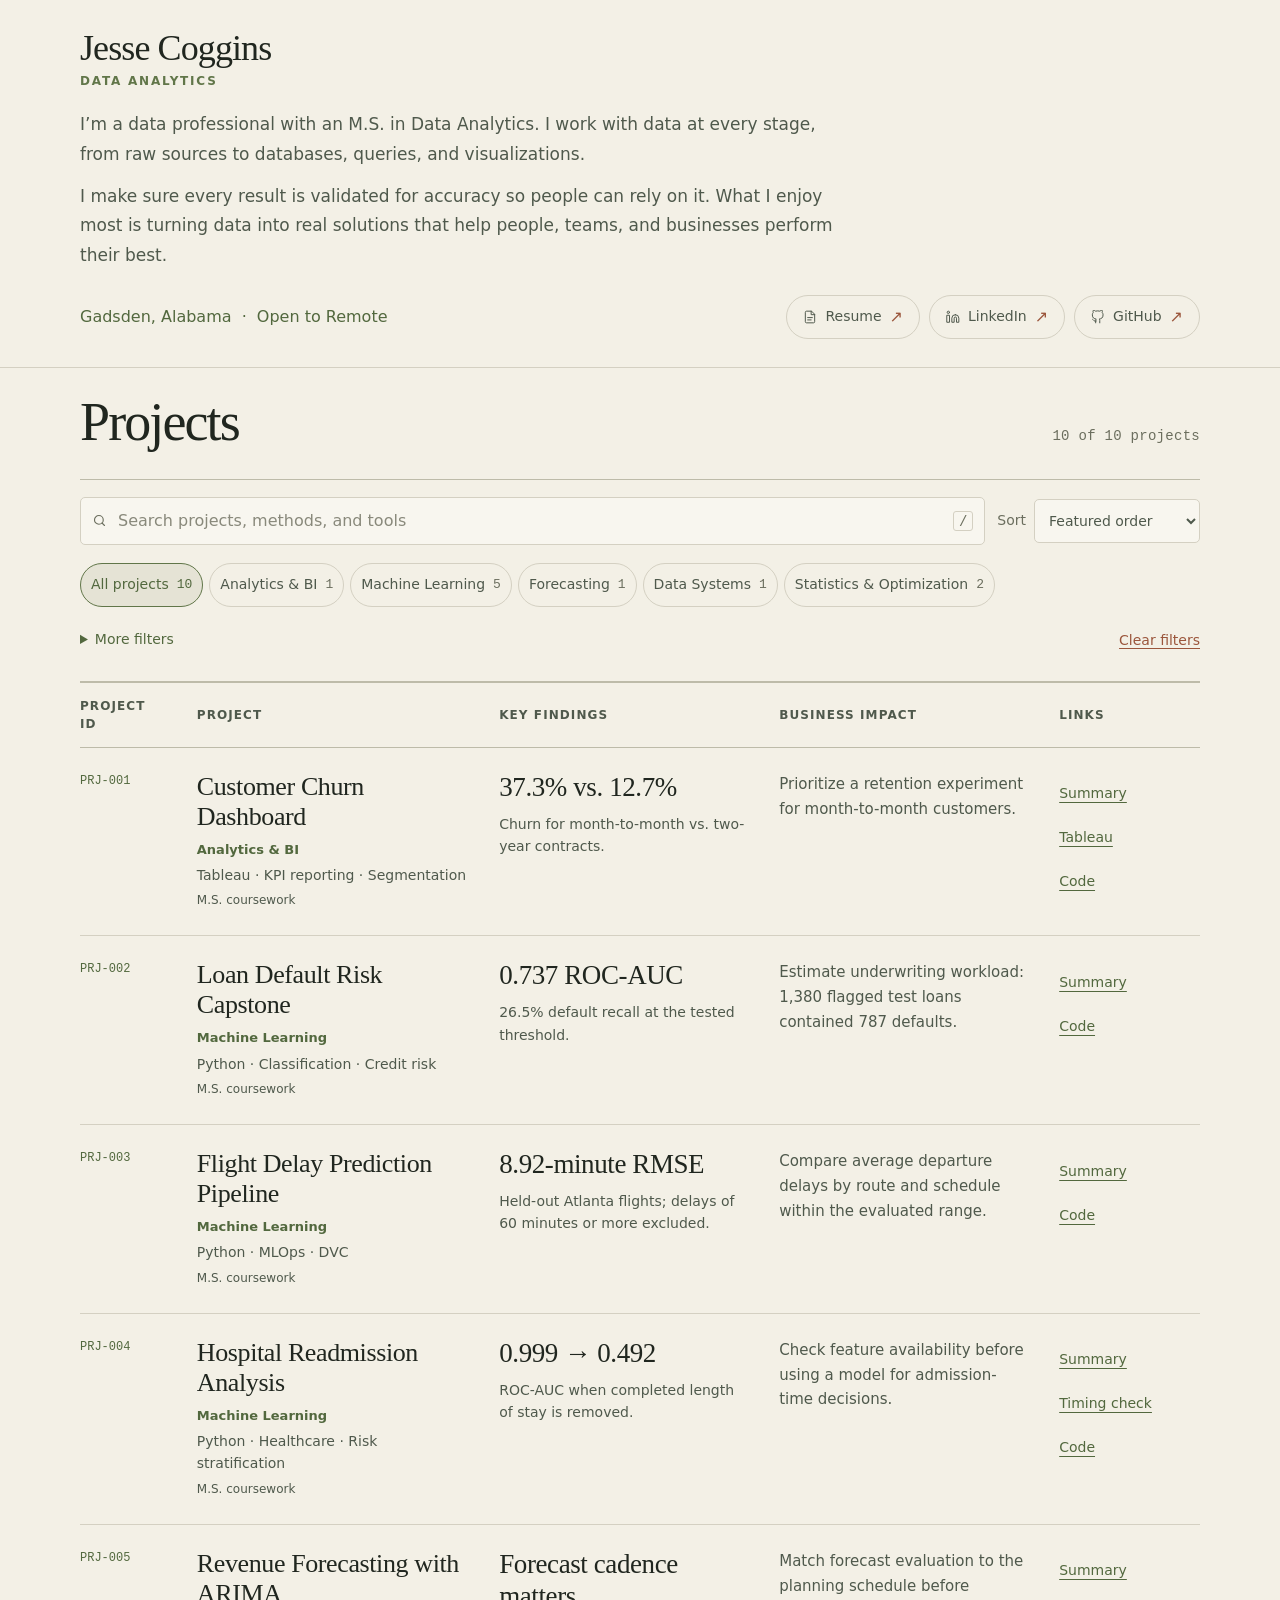
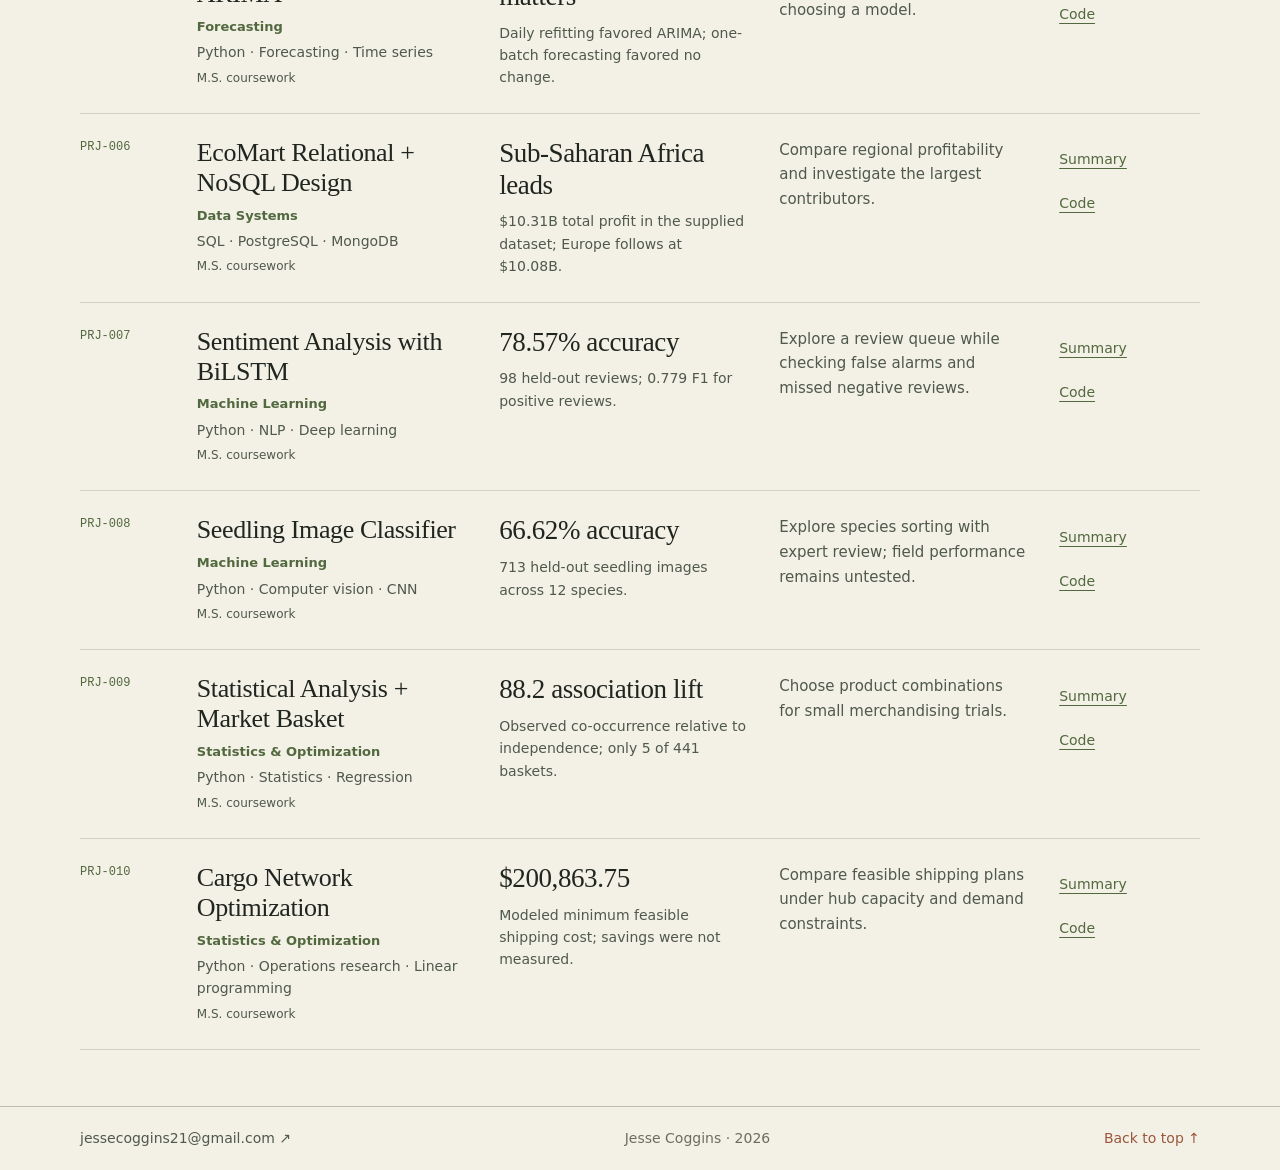
<file: projects.html>
<!DOCTYPE html>
<html lang="en">
  <head>
    <meta charset="UTF-8" />
    <meta name="viewport" content="width=device-width, initial-scale=1.0" />
    <meta name="robots" content="noindex, follow" />
    <link rel="canonical" href="https://jessecoggins.github.io/#projects" />
    <meta http-equiv="refresh" content="0; url=https://jessecoggins.github.io/#projects" />
    <title>Projects — Jesse Coggins</title>
    <script>
      window.location.replace("https://jessecoggins.github.io/#projects");
    </script>
  </head>
  <body>
    <p>The project library has moved to the <a href="https://jessecoggins.github.io/#projects">homepage projects section</a>.</p>
  </body>
</html>
</file>
<file: styles.css>
:root {
  color-scheme: light;
  --paper: #f3f0e6;
  --paper-raised: #f8f6ef;
  --ink: #20261f;
  --ink-soft: #4f594c;
  --muted: #6b6e5e;
  --line: #d4d0c2;
  --line-strong: #bdbba9;
  --sage: #617649;
  --sage-dark: #52683e;
  --sage-pale: #e5e3d5;
  --rust: #9b563c;
  --mono: "JetBrains Mono", ui-monospace, SFMono-Regular, Menlo, monospace;
  --sans: "Inter", ui-sans-serif, system-ui, -apple-system, BlinkMacSystemFont, "Segoe UI", sans-serif;
  --serif: "Instrument Serif", Georgia, "Times New Roman", serif;
  font-family: var(--sans);
  color: var(--ink);
  background: var(--paper);
}

* { box-sizing: border-box; }
html { scroll-behavior: smooth; }
body {
  min-width: 320px;
  margin: 0;
  background: var(--paper);
  color: var(--ink);
  font-size: 16px;
  line-height: 1.5;
}
button, input, select { font: inherit; }
button { color: inherit; }
a { color: inherit; text-decoration: none; }
a:hover { color: var(--rust); }
button:focus-visible, input:focus-visible, select:focus-visible, a:focus-visible, summary:focus-visible {
  outline: 2px solid var(--rust);
  outline-offset: 3px;
}
[hidden] { display: none !important; }

.container {
  width: min(100% - 48px, 1120px);
  margin-inline: auto;
}
.skip-link {
  position: fixed;
  z-index: 20;
  top: 12px;
  left: 12px;
  padding: 10px 14px;
  transform: translateY(-160%);
  border-radius: 5px;
  background: var(--ink);
  color: var(--paper);
}
.skip-link:focus { transform: translateY(0); }

.site-header {
  border-bottom: 1px solid var(--line);
}
.header-inner {
  display: flex;
  min-height: 82px;
  align-items: center;
  justify-content: space-between;
  gap: 26px;
}
.brand {
  display: grid;
  flex: 0 0 auto;
  gap: 2px;
}
.brand-name {
  margin: 0;
  font-family: var(--serif);
  font-size: 36px;
  font-weight: 400;
  line-height: 1;
  letter-spacing: -.025em;
}
.brand-role {
  color: var(--sage);
  font-size: 13px;
  font-weight: 600;
  letter-spacing: .15em;
  line-height: 1.5;
  text-transform: uppercase;
}
.profile-links {
  display: flex;
  align-items: center;
  justify-content: flex-end;
  gap: 9px;
}
.profile-link {
  display: inline-flex;
  min-height: 44px;
  align-items: center;
  gap: 8px;
  padding: 0 13px;
  border: 1px solid var(--line);
  border-radius: 999px;
  color: var(--ink-soft);
  font-size: 14px;
  font-weight: 500;
  transition: background-color .18s ease, border-color .18s ease, color .18s ease;
}
.profile-link:hover {
  border-color: var(--sage);
  background: var(--sage-pale);
  color: var(--ink);
}
.profile-link svg {
  width: 14px;
  height: 14px;
  flex: 0 0 auto;
  fill: none;
  stroke: currentColor;
  stroke-width: 1.7;
  stroke-linecap: round;
  stroke-linejoin: round;
}
.link-arrow { color: var(--rust); font-size: 16px; }

.header-intro { padding-bottom: 24px; }
.intro-copy {
  max-width: 780px;
  color: var(--ink-soft);
  font-size: 17px;
  line-height: 1.75;
}
.intro-copy p { margin: 0; }
.intro-copy p + p { margin-top: 12px; }
.intro-location {
  margin: 20px 0 0;
  color: var(--sage-dark);
  font-size: 16px;
  font-weight: 500;
  line-height: 1.6;
}
.intro-location span { margin-inline: 5px; }

.projects-section { padding: 40px 0 56px; }
.section-title-row {
  display: flex;
  align-items: baseline;
  justify-content: space-between;
  gap: 16px;
  margin-bottom: 18px;
}
.section-title-row h2 {
  margin: 0;
  font-family: var(--serif);
  font-size: clamp(38px, 5.2vw, 54px);
  font-weight: 400;
  line-height: .98;
  letter-spacing: -.035em;
}
.collection-count {
  color: var(--muted);
  font-family: var(--mono);
  font-size: 14px;
  letter-spacing: .02em;
  white-space: nowrap;
}

.project-tools {
  padding: 17px 0 18px;
  border-top: 1px solid var(--line-strong);
  border-bottom: 1px solid var(--line-strong);
}
.search-sort-row {
  display: flex;
  align-items: center;
  gap: 12px;
  margin-bottom: 18px;
}
.search-box, .tag-search {
  display: flex;
  min-width: 0;
  align-items: center;
  gap: 9px;
  border: 1px solid var(--line);
  border-radius: 5px;
  background: var(--paper-raised);
}
.search-box {
  flex: 1 1 460px;
  min-height: 42px;
  padding: 0 11px;
}
.search-box svg, .tag-search svg {
  width: 15px;
  height: 15px;
  flex: 0 0 auto;
  fill: none;
  stroke: var(--muted);
  stroke-width: 1.8;
  stroke-linecap: round;
}
.search-box input, .tag-search input {
  min-width: 0;
  flex: 1;
  border: 0;
  outline: 0;
  background: transparent;
  color: var(--ink);
  font-size: 16px;
}
.search-box input::placeholder, .tag-search input::placeholder { color: #89897b; }
.search-box kbd {
  display: inline-grid;
  width: 20px;
  height: 20px;
  place-items: center;
  border: 1px solid var(--line);
  border-radius: 3px;
  color: var(--muted);
  font-family: var(--mono);
  font-size: 14px;
}
.sort-box {
  display: flex;
  align-items: center;
  gap: 8px;
  color: var(--muted);
  font-size: 14px;
}
.sort-box select {
  min-height: 44px;
  max-width: 170px;
  padding: 0 30px 0 10px;
  border: 1px solid var(--line);
  border-radius: 5px;
  background: var(--paper-raised);
  color: var(--ink-soft);
  font-size: 14px;
}
.filter-group + .filter-group { margin-top: 13px; }
.filter-label {
  margin: 0 0 7px;
  color: var(--muted);
  font-size: 13px;
  font-weight: 600;
  letter-spacing: .12em;
  text-transform: uppercase;
}
.filter-list {
  display: flex;
  flex-wrap: wrap;
  align-items: center;
  gap: 6px;
}
.filter-pill, .tag-filter, .tag-chip, .active-filter-chip {
  display: inline-flex;
  align-items: center;
  justify-content: center;
  cursor: pointer;
  transition: color .16s ease, background-color .16s ease, border-color .16s ease;
}
.filter-pill {
  min-height: 44px;
  gap: 8px;
  padding: 0 10px;
  border: 1px solid var(--line);
  border-radius: 999px;
  background: transparent;
  color: var(--ink-soft);
  font-size: 14px;
}
.filter-pill .count {
  color: var(--muted);
  font-family: var(--mono);
  font-size: 13px;
}
.filter-pill:hover, .filter-pill[aria-pressed="true"] {
  border-color: var(--sage);
  background: var(--sage-pale);
  color: var(--sage-dark);
}
.filter-pill[aria-pressed="true"] .count { color: var(--sage-dark); }
.tag-heading {
  display: flex;
  min-height: 44px;
  align-items: center;
  justify-content: space-between;
  gap: 14px;
  margin-bottom: 6px;
}
.tag-heading .filter-label { margin: 0; }
.tag-search {
  width: min(100%, 194px);
  min-height: 44px;
  padding: 0 8px;
  border-radius: 4px;
}
.tag-search input { font-size: 14px; }
.tag-search svg { width: 13px; height: 13px; }
.tag-filter {
  min-height: 44px;
  padding: 0 8px;
  border: 1px solid transparent;
  border-radius: 4px;
  background: var(--sage-pale);
  color: var(--sage-dark);
  font-size: 13px;
}
.tag-filter:hover, .tag-filter[aria-pressed="true"] {
  border-color: var(--sage);
  background: var(--sage-dark);
  color: #fffdf6;
}
.show-more-tags {
  margin-top: 8px;
  padding: 0;
  border: 0;
  background: transparent;
  color: var(--rust);
  cursor: pointer;
  font-size: 14px;
  text-decoration: underline;
  text-underline-offset: 3px;
}
.match-controls {
  display: flex;
  align-items: center;
  gap: 10px;
  margin-top: 12px;
  color: var(--muted);
  font-size: 14px;
}
.segmented-control {
  display: inline-flex;
  padding: 2px;
  border: 1px solid var(--line);
  border-radius: 999px;
}
.segmented-control button {
  padding: 3px 9px;
  border: 0;
  border-radius: 999px;
  background: transparent;
  color: var(--muted);
  cursor: pointer;
  font-size: 13px;
}
.segmented-control button[aria-pressed="true"] {
  background: var(--sage-pale);
  color: var(--sage-dark);
}
.active-filters { margin-top: 12px; }
.active-filter-chips { display: flex; flex-wrap: wrap; gap: 6px; }
.active-filter-chip {
  gap: 7px;
  min-height: 44px;
  padding: 0 8px;
  border: 1px solid var(--line);
  border-radius: 4px;
  background: var(--paper-raised);
  color: var(--ink-soft);
  font-size: 13px;
}
.active-filter-chip span:first-child {
  color: var(--rust);
  font-size: 12px;
  letter-spacing: .08em;
  text-transform: uppercase;
}
.active-filter-chip span:last-child { font-size: 16px; }
.results-row {
  display: flex;
  align-items: center;
  justify-content: space-between;
  gap: 16px;
  margin-top: 14px;
}
.results-row p {
  margin: 0;
  color: var(--muted);
  font-family: var(--mono);
  font-size: 13px;
}
.clear-filters {
  padding: 0;
  border: 0;
  background: transparent;
  color: var(--rust);
  cursor: pointer;
  font-size: 14px;
  text-decoration: underline;
  text-underline-offset: 3px;
}
.clear-filters:hover { color: #753f2c; }

.project-list { border-top: 0; }
.project-row {
  display: grid;
  grid-template-columns: 36px minmax(0, 1fr) 205px;
  gap: 17px;
  align-items: start;
  padding: 22px 0 23px;
  border-bottom: 1px solid var(--line);
}
.project-row:hover { background: rgba(255, 255, 255, .18); }
.project-number {
  padding-top: 3px;
  color: var(--rust);
  font-family: var(--mono);
  font-size: 14px;
}
.project-main { min-width: 0; }
.project-kicker {
  display: flex;
  flex-wrap: wrap;
  align-items: center;
  gap: 7px;
  color: var(--sage);
  font-size: 13px;
  font-weight: 600;
  letter-spacing: .11em;
  line-height: 1.4;
  text-transform: uppercase;
}
.kicker-divider { color: var(--line-strong); }
.project-main :is(h2, h3) {
  margin: 5px 0 7px;
  color: var(--ink);
  font-family: var(--serif);
  font-size: clamp(21px, 2.3vw, 26px);
  font-weight: 400;
  line-height: 1.08;
  letter-spacing: -.015em;
}
.project-tags {
  display: flex;
  flex-wrap: wrap;
  gap: 5px;
  margin-bottom: 9px;
}
.tag-chip {
  min-height: 44px;
  padding: 0 7px;
  border: 1px solid transparent;
  border-radius: 3px;
  background: var(--sage-pale);
  color: var(--sage-dark);
  font-size: 13px;
  line-height: 1;
}
.tag-chip:hover, .tag-chip[aria-pressed="true"] {
  border-color: var(--sage);
  background: var(--sage-dark);
  color: #fffdf6;
}
.project-description {
  max-width: 760px;
  margin: 0;
  color: var(--ink-soft);
  font-size: 16px;
  line-height: 1.65;
}
.business-impact {
  max-width: 780px;
  margin: 8px 0 0;
  color: var(--muted);
  font-size: 14px;
  line-height: 1.55;
}
.business-impact span {
  margin-right: 6px;
  color: var(--rust);
  font-size: 12px;
  font-weight: 600;
  letter-spacing: .1em;
  text-transform: uppercase;
}
.project-result {
  min-width: 0;
  padding: 1px 0 0 16px;
  border-left: 1px solid var(--line-strong);
}
.project-result strong {
  display: block;
  overflow-wrap: anywhere;
  color: var(--sage-dark);
  font-family: var(--serif);
  font-size: clamp(23px, 2.6vw, 31px);
  font-weight: 400;
  letter-spacing: -.035em;
  line-height: 1.05;
}
.result-label, .result-detail {
  display: block;
  color: var(--muted);
  font-size: 13px;
  line-height: 1.45;
}
.result-label { margin-top: 5px; }
.result-detail { margin-top: 3px; color: var(--ink-soft); }
.result-label code {
  color: var(--ink-soft);
  font-family: var(--mono);
  font-size: 12px;
}
.project-links {
  display: flex;
  flex-wrap: wrap;
  gap: 5px 12px;
  margin-top: 10px;
}
.project-links a {
  color: var(--ink-soft);
  font-size: 13px;
  line-height: 1.4;
}
.project-links a:hover { color: var(--rust); }
.project-links .tableau-link {
  color: var(--rust);
  font-size: 14px;
  font-weight: 500;
}
.no-results {
  padding: 42px 0;
  border-bottom: 1px solid var(--line);
  color: var(--ink-soft);
  text-align: center;
}
.no-results p { margin: 0 0 10px; font-family: var(--serif); font-size: 22px; }
.site-footer {
  border-top: 1px solid var(--line-strong);
}
.footer-inner {
  display: flex;
  min-height: 64px;
  align-items: center;
  justify-content: space-between;
  gap: 14px;
  color: var(--muted);
  font-size: 14px;
}
.footer-inner a:first-child { color: var(--ink-soft); }
.footer-inner a:last-child { color: var(--rust); }
.footer-inner a:hover { color: var(--sage-dark); }
.sr-only {
  position: absolute;
  width: 1px;
  height: 1px;
  overflow: hidden;
  clip: rect(0, 0, 0, 0);
  white-space: nowrap;
  clip-path: inset(50%);
}

@media (max-width: 780px) {
  .container { width: min(100% - 36px, 680px); }
  .header-inner { min-height: 76px; gap: 16px; }
  .profile-links { gap: 6px; }
  .profile-link { min-height: 44px; padding-inline: 10px; }
  .project-row { grid-template-columns: 28px minmax(0, 1fr) 170px; gap: 12px; }
  .project-result { padding-left: 12px; }
}
@media (max-width: 620px) {
  .container { width: min(100% - 32px, 520px); }
  .header-inner { align-items: flex-start; flex-direction: column; padding-block: 15px; }
  .profile-links { width: 100%; justify-content: flex-start; }
  .profile-link { min-height: 44px; font-size: 14px; }
  .projects-section { padding-top: 31px; }
  .search-sort-row { align-items: stretch; flex-direction: column; gap: 8px; }
  .search-box { flex: 0 0 auto; }
  .sort-box { justify-content: space-between; }
  .sort-box select { max-width: none; flex: 1; }
  .project-row { grid-template-columns: 26px minmax(0, 1fr); gap: 5px 10px; padding: 19px 0 20px; }
  .project-number { grid-row: 1 / span 2; }
  .project-main { grid-column: 2; }
  .project-result { grid-column: 2; margin-top: 8px; padding: 8px 0 0; border-top: 1px solid var(--line); border-left: 0; }
  .project-result strong { font-size: 27px; }
  .project-links { margin-top: 8px; }
  .footer-inner { align-items: flex-start; flex-direction: column; justify-content: center; padding-block: 16px; gap: 7px; }
}
@media (max-width: 400px) {
  .profile-links { flex-wrap: wrap; }
  .profile-link { padding-inline: 9px; gap: 6px; }
  .brand-name { font-size: 32px; }
  .tag-heading { align-items: flex-start; flex-direction: column; }
  .tag-search { width: 100%; min-height: 44px; }
}
@media (prefers-reduced-motion: reduce) {
  *, *::before, *::after { scroll-behavior: auto !important; transition-duration: .01ms !important; animation-duration: .01ms !important; animation-iteration-count: 1 !important; }
}

/* Stretch the project summary link across its row while keeping controls usable. */
.project-row {
  position: relative;
  cursor: pointer;
  transition: background-color .16s ease;
}
.project-row .project-main :is(h2, h3) a {
  color: inherit;
  text-decoration: none;
}
.project-row .project-main :is(h2, h3) a::after {
  position: absolute;
  z-index: 1;
  inset: 0;
  content: "";
  cursor: pointer;
}
.project-row .project-main :is(h2, h3) a:focus-visible {
  outline: none;
}
.project-row .project-main :is(h2, h3) a:focus-visible::after {
  outline: 2px solid var(--rust);
  outline-offset: 3px;
}
.project-row .project-tags,
.project-row .project-links {
  position: relative;
  z-index: 2;
}

/* Keep the homepage identity, introduction, and links together. */
.site-header:has(.header-intro) .header-inner {
  min-height: 0;
  padding-top: 30px;
  padding-bottom: 20px;
}
.header-intro {
  display: grid;
  grid-template-columns: minmax(0, 1fr) auto;
  align-items: center;
  gap: 24px 28px;
  padding-bottom: 28px;
}
.header-intro .intro-copy { grid-column: 1 / -1; }
.header-intro .intro-location { margin: 0; }
.header-intro .profile-links {
  justify-content: flex-end;
  flex-wrap: wrap;
  margin: 0;
}
@media (max-width: 760px) {
  .header-intro { grid-template-columns: 1fr; gap: 18px; }
  .header-intro .profile-links { justify-content: flex-start; }
}
.brand { gap: 6px; }
.brand-role { font-size: 12px; }
.profile-links { flex-wrap: wrap; }
.profile-link { padding-inline: 16px; }
.project-links a { display: inline-flex; align-items: center; min-height: 44px; text-decoration: underline; text-underline-offset: 3px; }
.project-links { gap: 2px 16px; }
.project-row { grid-template-columns: 36px minmax(0, 1fr) 235px; padding-block: 28px; }
.project-main :is(h2, h3) { font-size: clamp(26px, 2.5vw, 30px); line-height: 1.18; margin-block: 8px 12px; }
.project-kicker, .filter-label, .business-impact span { letter-spacing: .07em; }
.search-box { min-height: 48px; }
.search-box input, .tag-search input { font-size: 16px; }
.sort-box select { max-width: 210px; }
.tag-search { width: min(100%, 240px); }
.business-impact { line-height: 1.7; }
@media (max-width: 900px) {
  .project-row { grid-template-columns: 28px minmax(0, 1fr); gap: 8px 12px; }
  .project-number { grid-row: 1 / span 2; }
  .project-main, .project-result { grid-column: 2; }
  .project-result { margin-top: 10px; padding: 12px 0 0; border-left: 0; border-top: 1px solid var(--line); }
}
@media (max-width: 620px) {
  .header-inner { padding-block: 20px; }
  .intro-copy { font-size: 16px; }
  .sort-box select { max-width: none; }
  .profile-link { font-size: 14px; }
}
</file>
<file: project-table.css>
.project-table { width: 100%; border-collapse: collapse; table-layout: fixed; text-align: left; }
.project-table thead { border-block: 1px solid var(--line-strong); }
.project-table thead th { padding: 14px 16px; color: var(--ink-soft); font-size: 12px; font-weight: 600; letter-spacing: .09em; text-transform: uppercase; }
.project-table thead th:nth-child(1) { width: 9%; }
.project-table thead th:nth-child(2) { width: 27%; }
.project-table thead th:nth-child(3) { width: 25%; }
.project-table thead th:nth-child(4) { width: 25%; }
.project-table thead th:nth-child(5) { width: 14%; }
.project-record { cursor: pointer; border-bottom: 1px solid var(--line); transition: background-color .15s ease; }
.project-record:hover, .project-record:focus-within { background: var(--paper-raised); }
.project-record > th, .project-record > td { padding: 24px 16px; vertical-align: top; overflow-wrap: anywhere; }
.project-record > :first-child, .project-table thead th:first-child { padding-left: 0; }
.project-record > :last-child, .project-table thead th:last-child { padding-right: 0; }
.record-id { color: var(--sage-dark); font: 500 12px/1.6 var(--mono); white-space: nowrap; }
.project-title { margin: 0 0 8px; font: 400 26px/1.15 var(--serif); letter-spacing: -.015em; }
.project-summary-link:hover { text-decoration: underline; text-underline-offset: 4px; }
.record-area { margin: 0 0 5px; color: var(--sage-dark); font-size: 13px; font-weight: 600; }
.record-tools { margin: 0; color: var(--ink-soft); font-size: 14px; line-height: 1.6; }
.record-course { display: inline-block; margin-top: 5px; color: var(--ink-soft); font-size: 12px; }
.record-description { margin: 10px 0 0; color: var(--ink-soft); font-size: 14px; line-height: 1.6; }
.record-finding strong { display: block; max-width: 100%; color: var(--ink); font: 400 27px/1.18 var(--serif); letter-spacing: -.015em; }
.record-finding p { margin: 9px 0 0; color: var(--ink-soft); font-size: 14px; line-height: 1.6; }
.record-impact { color: var(--ink-soft); font-size: 15px; line-height: 1.65; }
.record-link-list { display: flex; flex-direction: column; align-items: flex-start; gap: 2px; }
.record-link-list a { display: inline-flex; align-items: center; min-height: 44px; color: var(--sage-dark); font-size: 14px; font-weight: 500; text-decoration: underline; text-underline-offset: 4px; }
.record-link-list a span { margin-left: 5px; color: var(--rust); }
.portfolio-home .site-footer { margin-top: 0; }
@media (max-width: 1100px) and (min-width: 861px) {
  .portfolio-home .container { width: calc(100% - 40px); }
  .project-table thead th, .project-record > th, .project-record > td { padding-inline: 10px; }
  .project-table thead th:nth-child(1) { width: 10%; }
  .project-table thead th:nth-child(2) { width: 26%; }
  .project-title { font-size: 23px; }
  .record-finding strong { font-size: 24px; }
  .record-impact { font-size: 14px; }
}
@media (max-width: 860px) {
  .portfolio-home .container { width: calc(100% - 40px); }
  .project-table, .project-table tbody { display: block; }
  .project-table thead { position: absolute; width: 1px; height: 1px; margin: -1px; padding: 0; overflow: hidden; clip-path: inset(50%); white-space: nowrap; }
  .project-record { display: grid; grid-template-columns: minmax(0, 1fr) minmax(0, 1fr); gap: 18px 28px; padding-block: 24px; }
  .project-record > th, .project-record > td { display: block; padding: 0; min-width: 0; }
  .project-record > .record-id { grid-column: 1 / -1; }
  .project-record > .record-project { grid-column: 1 / -1; }
  .project-record > .record-links { grid-column: 1 / -1; }
  .record-finding::before, .record-impact::before, .record-links::before { content: attr(data-label); display: block; margin-bottom: 8px; color: var(--sage-dark); font: 600 12px/1.5 var(--sans); letter-spacing: .07em; text-transform: uppercase; }
  .record-link-list { flex-direction: row; flex-wrap: wrap; gap: 4px 24px; }
  .project-title { font-size: 29px; }
  .record-description { margin-top: 7px; }
  .record-finding strong { font-size: 27px; }
}
@media (max-width: 620px) {
  .portfolio-home .container { width: calc(100% - 32px); }
  .portfolio-home .site-header .header-inner { padding-block: 24px 12px; }
  .portfolio-home .brand-name { font-size: clamp(42px, 11vw, 58px); }
  .portfolio-home .header-intro { gap: 16px; padding-bottom: 22px; }
  .portfolio-home .intro-copy { font-size: 16px; }
  .portfolio-home .intro-location { font-size: 12px; line-height: 1.7; }
  .portfolio-home .profile-links { gap: 8px; }
  .portfolio-home .profile-link { padding-inline: 12px; }
  .portfolio-home .projects-section { padding-top: 24px; }
  .portfolio-home .section-title-row h2 { font-size: 30px; }
  .portfolio-home .filter-list { gap: 6px; }
  .portfolio-home .filter-pill { padding-inline: 10px; font-size: 13px; }
  .project-record { grid-template-columns: minmax(0, 1fr); gap: 18px; }
  .project-record > * { grid-column: 1; }
  .project-title { font-size: 29px; }
  .record-finding strong { font-size: 28px; }
  .record-impact { font-size: 15px; }
}

.table-filters { margin-top: 12px; }
.table-filter-footer { position: relative; }
.table-filter-footer > .clear-filters { position: absolute; right: 0; top: 0; min-height: 44px; }
.projects-section { padding-top: 28px; }
.table-filters > summary { width: fit-content; min-height: 44px; padding-block: 10px; color: var(--sage-dark); cursor: pointer; font-size: 14px; }
.table-filters .tag-group { padding: 12px; border: 1px solid var(--line); }
.record-links a { display: flex; align-items: center; width: fit-content; min-height: 44px; color: var(--sage-dark); font-size: 14px; text-decoration: underline; text-underline-offset: 4px; }
.project-record { cursor: default; }
#project-status { color: var(--ink-soft); }
#project-status a { text-decoration: underline; }
.search-box:focus-within, .tag-search:focus-within { outline: 2px solid var(--rust); outline-offset: 3px; }
</file>
<file: project-detail.css>
.detail-page { padding-top: 26px; padding-bottom: 62px; }
.detail-back {
  display: inline-flex;
  align-items: center;
  gap: 7px;
  margin-bottom: 27px;
  color: var(--sage-dark);
  font-size: 14px;
}
.detail-back:hover { color: var(--rust); }
.detail-hero {
  padding-bottom: 25px;
  border-bottom: 1px solid var(--line-strong);
}
.detail-meta {
  display: flex;
  flex-wrap: wrap;
  align-items: center;
  gap: 8px 13px;
  color: var(--sage);
  font-size: 13px;
  font-weight: 600;
  letter-spacing: .12em;
  text-transform: uppercase;
}
.detail-meta .meta-divider { color: var(--line-strong); }
.detail-meta .coursework {
  color: var(--rust);
  letter-spacing: .08em;
}
.detail-hero h1 {
  max-width: 920px;
  margin: 13px 0 12px;
  color: var(--ink);
  font-family: var(--serif);
  font-size: clamp(42px, 7vw, 72px);
  font-weight: 400;
  line-height: .96;
  letter-spacing: -.035em;
}
.detail-lede {
  max-width: 780px;
  margin: 0;
  color: var(--ink-soft);
  font-size: 17px;
  line-height: 1.7;
}
.detail-tags {
  display: flex;
  flex-wrap: wrap;
  gap: 6px;
  margin-top: 18px;
}
.detail-tag {
  display: inline-flex;
  min-height: 44px;
  align-items: center;
  padding: 0 8px;
  border: 1px solid transparent;
  border-radius: 3px;
  background: var(--sage-pale);
  color: var(--sage-dark);
  font-size: 13px;
}
.detail-tag:hover {
  border-color: var(--sage);
  background: var(--sage-dark);
  color: #fffdf6;
}
.detail-overview {
  display: grid;
  grid-template-columns: minmax(250px, .9fr) minmax(0, 1.5fr);
  gap: 14px;
  padding: 18px 0 22px;
  border-bottom: 1px solid var(--line);
}
.impact-panel {
  display: flex;
  flex-direction: column;
  justify-content: center;
  min-height: 124px;
  padding: 18px 20px;
  border-left: 2px solid var(--rust);
  background: var(--sage-pale);
}
.detail-label {
  margin: 0 0 7px;
  color: var(--rust);
  font-size: 12px;
  font-weight: 700;
  letter-spacing: .13em;
  text-transform: uppercase;
}
.impact-panel p:last-child {
  margin: 0;
  color: var(--ink-soft);
  font-size: 16px;
  line-height: 1.6;
}
.detail-metrics {
  display: grid;
  grid-template-columns: repeat(3, minmax(0, 1fr));
  gap: 8px;
}
.detail-metric {
  display: flex;
  min-width: 0;
  flex-direction: column;
  justify-content: center;
  padding: 14px;
  border: 1px solid var(--line);
  background: rgba(255, 255, 255, .22);
}
.detail-metric strong {
  overflow-wrap: anywhere;
  color: var(--sage-dark);
  font-family: var(--serif);
  font-size: clamp(21px, 2.8vw, 30px);
  font-weight: 400;
  letter-spacing: -.03em;
  line-height: 1.05;
}
.detail-metric span {
  margin-top: 6px;
  color: var(--muted);
  font-size: 13px;
  line-height: 1.45;
}
.detail-content {
  display: grid;
  grid-template-columns: minmax(0, 1fr) 245px;
  gap: 38px;
  padding-top: 26px;
}
.detail-story { min-width: 0; }
.detail-section {
  padding: 0 0 22px;
  margin: 0 0 21px;
  border-bottom: 1px solid var(--line);
}
.detail-section:last-child { margin-bottom: 0; }
.detail-section h2 {
  margin: 0 0 10px;
  color: var(--ink);
  font-family: var(--serif);
  font-size: 28px;
  font-weight: 400;
  letter-spacing: -.02em;
  line-height: 1.08;
}
.detail-section > p:not(.detail-label) {
  max-width: 730px;
  margin: 0;
  color: var(--ink-soft);
  font-size: 16px;
  line-height: 1.75;
}
.detail-section ul {
  display: grid;
  gap: 8px;
  padding-left: 18px;
  margin: 0;
  color: var(--ink-soft);
  font-size: 16px;
  line-height: 1.65;
}
.detail-section li::marker { color: var(--sage); }
.detail-note {
  padding: 15px 17px;
  border: 1px solid var(--line);
  background: var(--paper-raised);
}
.detail-note .detail-label { margin-bottom: 6px; }
.detail-note p:last-child {
  margin: 0;
  color: var(--ink-soft);
  font-size: 14px;
  line-height: 1.65;
}
.detail-aside {
  align-self: start;
  padding: 18px;
  border: 1px solid var(--line);
  background: rgba(255, 255, 255, .18);
}
.detail-aside h2 {
  padding-bottom: 11px;
  margin: 0 0 12px;
  border-bottom: 1px solid var(--line);
  color: var(--ink);
  font-family: var(--serif);
  font-size: 22px;
  font-weight: 400;
}
.detail-facts { margin: 0; }
.detail-fact {
  padding: 0 0 12px;
}
.detail-fact + .detail-fact { padding-top: 11px; border-top: 1px solid var(--line); }
.detail-fact dt {
  margin-bottom: 4px;
  color: var(--muted);
  font-size: 12px;
  font-weight: 600;
  letter-spacing: .1em;
  text-transform: uppercase;
}
.detail-fact dd {
  margin: 0;
  color: var(--ink-soft);
  font-size: 14px;
  line-height: 1.6;
}
.detail-resource-links {
  display: grid;
  gap: 8px;
  padding-top: 13px;
  margin-top: 2px;
  border-top: 1px solid var(--line);
}
.detail-resource-links a {
  color: var(--rust);
  font-size: 14px;
  font-weight: 500;
}
.detail-resource-links a:hover { color: var(--sage-dark); }
.detail-pagination {
  display: flex;
  justify-content: space-between;
  gap: 14px;
  padding-top: 22px;
  margin-top: 27px;
  border-top: 1px solid var(--line-strong);
}
.detail-pagination a {
  display: grid;
  max-width: 48%;
  gap: 4px;
  color: var(--sage-dark);
}
.detail-pagination a:last-child { margin-left: auto; text-align: right; }
.detail-pagination span {
  color: var(--muted);
  font-size: 12px;
  font-weight: 600;
  letter-spacing: .1em;
  text-transform: uppercase;
}
.detail-pagination strong {
  font-family: var(--serif);
  font-size: 19px;
  font-weight: 400;
}
.detail-footer {
  border-top: 1px solid var(--line-strong);
}
.detail-footer .footer-inner { min-height: 60px; }

@media (max-width: 760px) {
  .detail-overview { grid-template-columns: 1fr; }
  .detail-content { grid-template-columns: 1fr; gap: 24px; }
  .detail-aside { display: grid; grid-template-columns: 1fr 1fr; column-gap: 18px; }
  .detail-aside h2 { grid-column: 1 / -1; }
  .detail-resource-links { align-self: start; margin-top: 0; }
}
@media (max-width: 520px) {
  .detail-page { padding-top: 21px; }
  .detail-back { margin-bottom: 21px; }
  .detail-hero { padding-bottom: 20px; }
  .detail-lede { font-size: 16px; }
  .detail-metrics { grid-template-columns: 1fr; }
  .detail-metric { min-height: 75px; }
  .detail-aside { display: block; }
  .detail-pagination strong { font-size: 16px; }
}

/* Figures use the original project images and link to their source. */
.project-visuals h2 { margin-bottom: 18px; }
.project-figure {
  margin: 0;
  border: 1px solid var(--line);
  background: var(--paper-raised);
}
.project-figure + .project-figure { margin-top: 22px; }
.project-image-link {
  display: block;
  overflow: hidden;
  background: #fff;
}
.project-image-link img {
  display: block;
  width: 100%;
  height: auto;
  margin-inline: auto;
}
.project-figure--portrait .project-image-link img {
  max-width: 560px;
}
.project-figure--schema .project-image-link {
  width: min(100%, 520px);
  aspect-ratio: 690 / 830;
  margin-inline: auto;
}
.project-figure--schema .project-image-link img {
  width: 236.087%;
  max-width: none;
  margin: 0;
}
.project-figure--schema { background: #fff; }
.project-figure figcaption {
  padding: 16px 18px 18px;
  border-top: 1px solid var(--line);
  background: var(--paper-raised);
}
.project-figure h3 {
  margin: 0 0 6px;
  color: var(--ink);
  font-size: 16px;
  font-weight: 600;
  line-height: 1.5;
}
.project-figure p {
  margin: 0;
  color: var(--ink-soft);
  font-size: 16px;
  line-height: 1.75;
}
.project-figure-links {
  display: flex;
  flex-wrap: wrap;
  gap: 10px 20px;
  margin-top: 10px;
  color: var(--rust);
  font-size: 14px;
}
.project-image-link:hover { outline: 2px solid var(--sage); outline-offset: -2px; }
@media (max-width: 520px) {
  .project-figure figcaption { padding: 14px; }
  .project-figure-links a { display: inline-flex; align-items: center; min-height: 44px; }
}

.detail-resource-links a, .detail-back { display: inline-flex; align-items: center; min-height: 44px; text-decoration: underline; text-underline-offset: 3px; }
.detail-content { grid-template-columns: minmax(0, 1fr) 290px; gap: 32px; }
.detail-hero h1 { line-height: 1.08; }
.detail-section h2 { font-size: 32px; line-height: 1.2; }
.detail-pagination strong { line-height: 1.4; }
.project-figure-links a { display: inline-flex; align-items: center; min-height: 44px; text-decoration: underline; text-underline-offset: 3px; }
@media (max-width: 900px) {
  .detail-overview, .detail-content { grid-template-columns: 1fr; }
}
</file>
